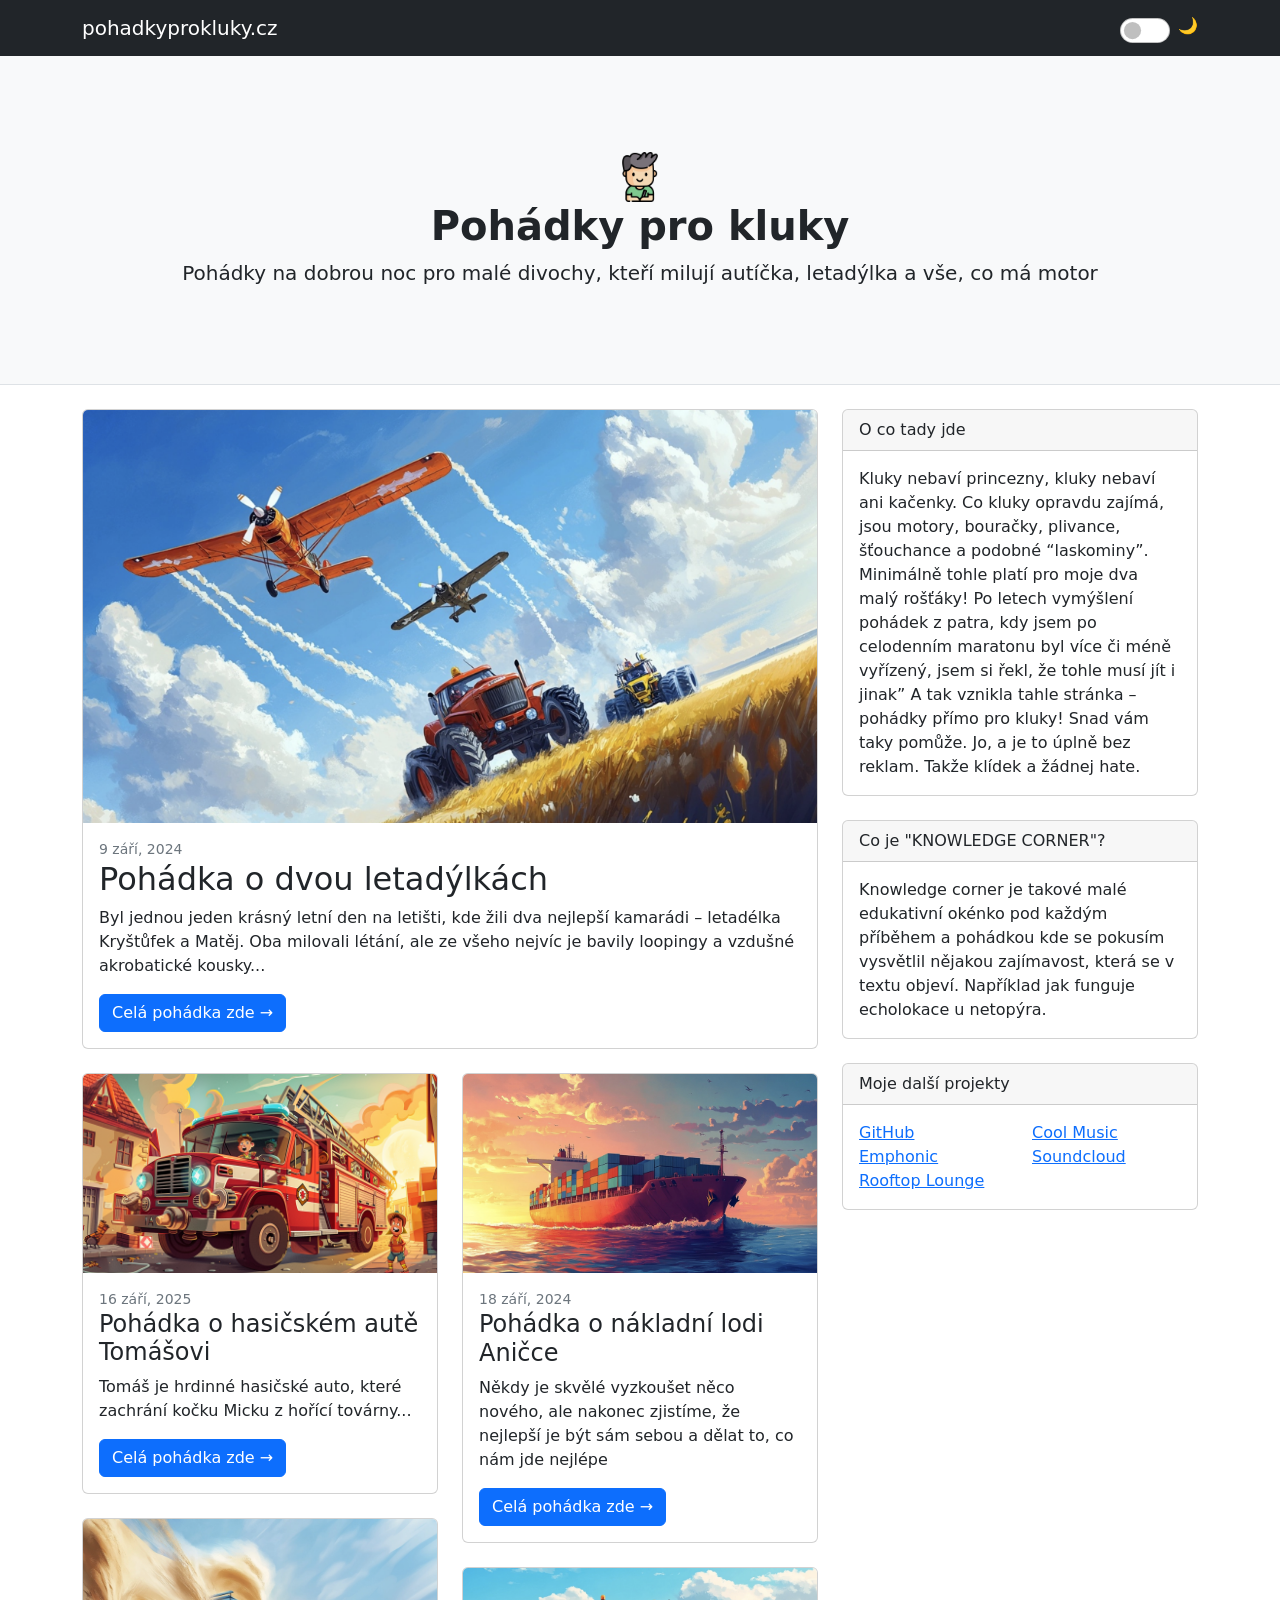
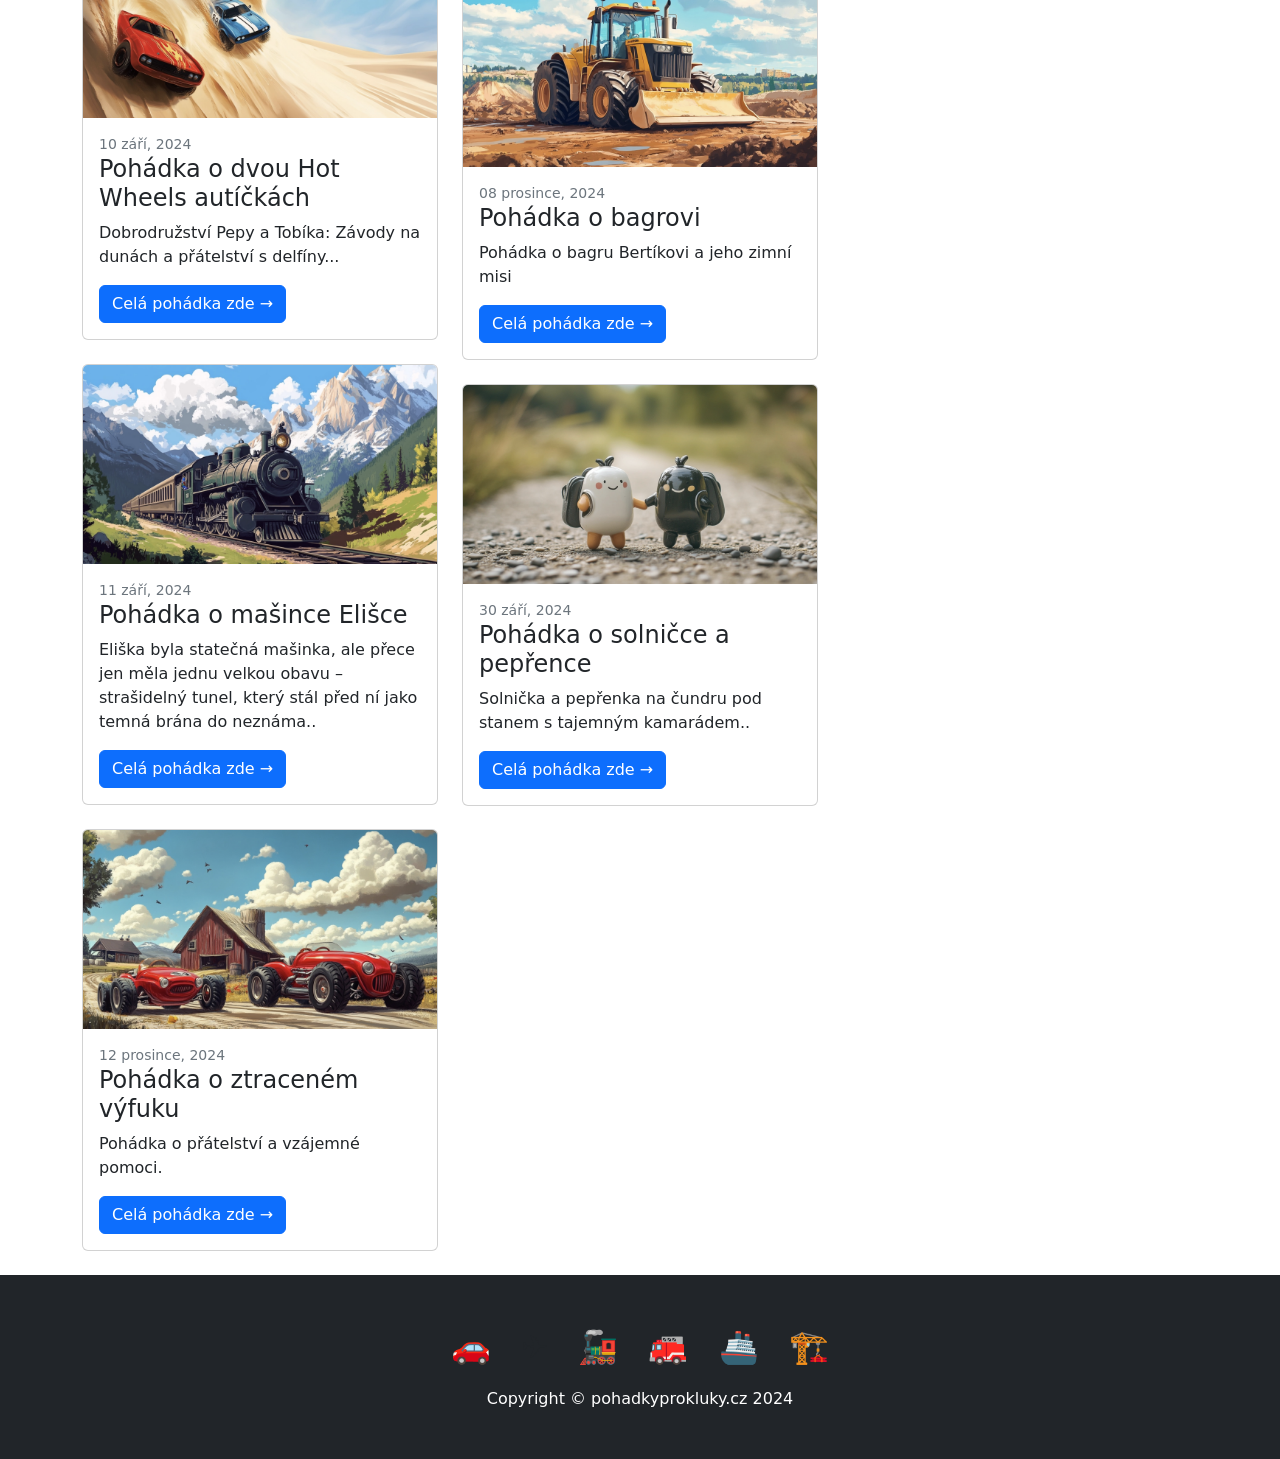
<file: index.html>
<!DOCTYPE html>
<html lang="cs-CZ">
    <head>
        <meta charset="utf-8" />
        <meta name="viewport" content="width=device-width, initial-scale=1, shrink-to-fit=no" />
        <meta name="description" content="Pohádky na dobrou noc pro kluky - autíčka, letadýlka, bagry a hasičské vozy. Bezplatné české pohádky s edukačními prvky pro děti od 3 do 10 let." />
        <meta name="keywords" content="pohádky pro kluky, pohádky na dobrou noc, české pohádky, autíčka, letadýlka, bagry, hasičské auto, free pohádky, pohádky zdarma" />
        <meta name="author" content="Roman Emphonic" />
        <meta name="robots" content="index, follow" />
        <meta name="language" content="cs-CZ" />
        <title>Pohádky pro kluky - České pohádky o autíčkách, letadýlkách a bagrech | pohadkyprokluky.cz</title>
        
        <!-- Open Graph Meta Tags -->
        <meta property="og:title" content="Pohádky pro kluky - České pohádky na dobrou noc" />
        <meta property="og:description" content="Bezplatné české pohádky pro kluky o autíčkách, letadýlkách, bagrech a dalších strojích. Ideální na dobrou noc!" />
        <meta property="og:type" content="website" />
        <meta property="og:url" content="https://pohadkyprokluky.cz/" />
        <meta property="og:image" content="https://pohadkyprokluky.cz/assets/kluk.png" />
        <meta property="og:locale" content="cs_CZ" />
        <meta property="og:site_name" content="Pohádky pro kluky" />
        
        <!-- Twitter Card Meta Tags -->
        <meta name="twitter:card" content="summary_large_image" />
        <meta name="twitter:title" content="Pohádky pro kluky - České pohádky na dobrou noc" />
        <meta name="twitter:description" content="Bezplatné české pohádky pro kluky o autíčkách, letadýlkách a bagrech" />
        <meta name="twitter:image" content="https://pohadkyprokluky.cz/assets/kluk.png" />
        <!-- Favicon-->
        <link rel="icon" type="image/x-icon" href="assets/favicon.ico" />
        <!-- Core theme CSS (includes Bootstrap)-->
        <link href="css/styles.css" rel="stylesheet" />
        <!-- Prevent flash of white on dark mode -->
        <script>
            if (localStorage.getItem('darkMode') === 'enabled') {
                document.documentElement.classList.add('dark-mode-preload');
                document.addEventListener('DOMContentLoaded', function() {
                    document.body.classList.add('dark-mode');
                    document.documentElement.classList.remove('dark-mode-preload');
                });
            }
        </script>
        <style>
            .dark-mode-preload { background-color: #2a2a2a; }
        </style>
        
        <!-- Structured Data -->
        <script type="application/ld+json">
        {
            "@context": "https://schema.org",
            "@type": "WebSite",
            "name": "Pohádky pro kluky",
            "url": "https://pohadkyprokluky.cz/",
            "description": "Bezplatné české pohádky na dobrou noc pro kluky o autíčkách, letadýlkách, bagrech a dalších strojích",
            "inLanguage": "cs-CZ",
            "author": {
                "@type": "Person",
                "name": "Roman Emphonic"
            },
            "publisher": {
                "@type": "Person",
                "name": "Roman Emphonic"
            },
            "potentialAction": {
                "@type": "SearchAction",
                "target": {
                    "@type": "EntryPoint",
                    "urlTemplate": "https://pohadkyprokluky.cz/?search={search_term_string}"
                },
                "query-input": "required name=search_term_string"
            },
            "mainEntity": {
                "@type": "ItemList",
                "name": "České pohádky pro kluky",
                "description": "Kolekce pohádek na dobrou noc o vozidlech a strojích",
                "itemListElement": [
                    {
                        "@type": "CreativeWork",
                        "name": "Pohádka o dvou letadýlkách",
                        "url": "https://pohadkyprokluky.cz/pohadka-o-dvou-letadylkach.html",
                        "description": "Příběh o dvou kamarádech letadýlkách Kryštůfkovi a Matějovi"
                    },
                    {
                        "@type": "CreativeWork", 
                        "name": "Pohádka o hasičském autě Tomášovi",
                        "url": "https://pohadkyprokluky.cz/pohadka-o-hasicskem-aute.html",
                        "description": "Hrdinný příběh hasičského auta Tomáše"
                    },
                    {
                        "@type": "CreativeWork",
                        "name": "Pohádka o dvou Hot Wheels autíčkách",
                        "url": "https://pohadkyprokluky.cz/pohadka-o-dvou-autickach.html", 
                        "description": "Dobrodružství Hot Wheels autíček Pepy a Tobíka"
                    }
                ]
            }
        }
        </script>
    </head>
    <!-- Google tag (gtag.js) -->
    <script async src="https://www.googletagmanager.com/gtag/js?id=G-P7T6HJN109"></script>
    <script>
        window.dataLayer = window.dataLayer || [];
        function gtag(){dataLayer.push(arguments);}
        gtag('js', new Date());

        gtag('config', 'G-P7T6HJN109');
    </script>
    <body>
        <!-- Responsive navbar-->
        <nav class="navbar navbar-expand-lg navbar-dark bg-dark">
            <div class="container">
                <a class="navbar-brand" href="#!">pohadkyprokluky.cz</a>
                <div class="ms-auto">
                    <div class="form-check form-switch">
                        <input class="form-check-input" type="checkbox" id="darkModeToggle" style="width: 50px; height: 25px; cursor: pointer;">
                        <label class="form-check-label text-white ms-2" for="darkModeToggle" style="cursor: pointer;">
                            <span id="darkModeIcon">🌙</span>
                        </label>
                    </div>
                </div>
            </div>
        </nav>
        <!-- Page header with logo and tagline-->
        <header class="py-5 bg-light border-bottom mb-4">
            <div class="container">
                <div class="text-center my-5">
                    <img class="img-fluid rounded" src="assets/kluk.png" style="width: 50px; height: auto;" />
                    <h1 class="fw-bolder">Pohádky pro kluky</h1>
                    <p class="lead mb-0">Pohádky na dobrou noc pro malé divochy, kteří milují autíčka, letadýlka a vše, co má motor</p>
                </div>
            </div>
        </header>
        <!-- Page content-->
        <main class="container">
            <div class="row">
                <!-- Blog entries-->
                <section class="col-lg-8" aria-label="Pohádky">
                    <!-- Featured blog post-->
                    <div class="card mb-4">
                        <a href="pohadka-o-dvou-letadylkach.html"><img class="card-img-top" src="assets/letadylka-loops.png" alt="..." /></a>
                        <div class="card-body">
                            <div class="small text-muted">9 září, 2024</div>
                            <h2 class="card-title">Pohádka o dvou letadýlkách</h2>
                            <p class="card-text">
                                Byl jednou jeden krásný letní den na letišti, kde žili dva nejlepší kamarádi – letadélka Kryštůfek a Matěj. Oba milovali létání, ale ze všeho nejvíc je bavily loopingy a vzdušné akrobatické kousky... 
                            </p>
                            <a class="btn btn-primary" href="pohadka-o-dvou-letadylkach.html">Celá pohádka zde →</a>
                        </div>
                    </div>
                    <!-- Nested row for non-featured blog posts-->
                    <div class="row">
                        <div class="col-lg-6">
                            <!-- Blog post-->
                            <div class="card mb-4">
                                <a href="pohadka-o-hasicskem-aute.html"><img class="card-img-top" src="assets/hasicske-auto-main.png" alt="Pohádka o hasičském autě Tomášovi" /></a>
                                <div class="card-body">
                                    <div class="small text-muted">16 září, 2025</div>
                                    <h2 class="card-title h4">Pohádka o hasičském autě Tomášovi</h2>
                                    <p class="card-text">Tomáš je hrdinné hasičské auto, které zachrání kočku Micku z hořící továrny...</p>
                                    <a class="btn btn-primary" href="pohadka-o-hasicskem-aute.html">Celá pohádka zde →</a>
                                </div>
                            </div>
                            <!-- Blog post-->
                            <div class="card mb-4">
                                <a href="pohadka-o-dvou-autickach.html"><img class="card-img-top" src="assets/auticka-zavod.png" alt="Pohadka o autickach, zavod, more, auticka Hot Wheels" /></a>
                                <div class="card-body">
                                    <div class="small text-muted">10 září, 2024</div>
                                    <h2 class="card-title h4">Pohádka o dvou Hot Wheels autíčkách</h2>
                                    <p class="card-text">Dobrodružství Pepy a Tobíka: Závody na dunách a přátelství s delfíny...</p>
                                    <a class="btn btn-primary" href="pohadka-o-dvou-autickach.html">Celá pohádka zde →</a>
                                </div>
                            </div>
                            <!-- Blog post-->
                            <div class="card mb-4">
                                <a href="pohadka-o-masince-elisce.html"><img class="card-img-top" src="assets/lokomotiva-alps.png" alt="Pohádka o mašince Elišce" /></a>
                                <div class="card-body">
                                    <div class="small text-muted">11 září, 2024</div>
                                    <h2 class="card-title h4">Pohádka o mašince Elišce</h2>
                                    <p class="card-text">Eliška byla statečná mašinka, ale přece jen měla jednu velkou obavu – strašidelný tunel, který stál před ní jako temná brána do neznáma..</p>
                                    <a class="btn btn-primary" href="pohadka-o-masince-elisce.html">Celá pohádka zde →</a>
                                </div>
                            </div>
                            <!-- Blog post-->
                            <div class="card mb-4">
                                <a href="pohadka-o-ztracenem-vyfuku.html"><img class="card-img-top" src="assets/auticka-vyfuk.png" alt="pohádka o ztraceném výfuku" /></a>
                                <div class="card-body">
                                    <div class="small text-muted">12 prosince, 2024</div>
                                    <h2 class="card-title h4">Pohádka o ztraceném výfuku</h2>
                                    <p class="card-text">Pohádka o přátelství a vzájemné pomoci.</p>
                                    <a class="btn btn-primary" href="pohadka-o-peprence-a-solnicce-cundr.html">Celá pohádka zde →</a>
                                </div>
                            </div>
                        </div>
                        <div class="col-lg-6">
                            <!-- Blog post-->
                            <div class="card mb-4">
                                <a href="pohadka-o-nakladni-lodi.html"><img class="card-img-top" src="assets/lod-nakladni.png" alt="Nakladni lod, pohadka" /></a>
                                <div class="card-body">
                                    <div class="small text-muted">18 září, 2024</div>
                                    <h2 class="card-title h4">Pohádka o nákladní lodi Aničce</h2>
                                    <p class="card-text">Někdy je skvělé vyzkoušet něco nového, ale nakonec zjistíme, že nejlepší je být sám sebou a dělat to, co nám jde nejlépe</p>
                                    <a class="btn btn-primary" href="pohadka-o-nakladni-lodi.html">Celá pohádka zde →</a>
                                </div>
                            </div>
                            <!-- Blog post-->
                            <div class="card mb-4">
                                <a href="pohadka-o-bagrovi.html"><img class="card-img-top" src="assets/buldozer-main.png" alt="pohadka-o-bagrovi" /></a>
                                <div class="card-body">
                                    <div class="small text-muted">08 prosince, 2024</div>
                                    <h2 class="card-title h4">Pohádka o bagrovi</h2>
                                    <p class="card-text">Pohádka o bagru Bertíkovi a jeho zimní misi</p>
                                    <a class="btn btn-primary" href="pohadka-o-bagrovi.html">Celá pohádka zde →</a>
                                </div>
                            </div>
                            <!-- Blog post-->
                            <div class="card mb-4">
                                <a href="pohadka-o-peprence-a-solnicce-cundr.html"><img class="card-img-top" src="assets/solnicky-main.png" alt="pohádka o pepřence a solničce" /></a>
                                <div class="card-body">
                                    <div class="small text-muted">30 září, 2024</div>
                                    <h2 class="card-title h4">Pohádka o solničce a pepřence</h2>
                                    <p class="card-text">Solnička a pepřenka na čundru pod stanem s tajemným kamarádem..</p>
                                    <a class="btn btn-primary" href="pohadka-o-peprence-a-solnicce-cundr.html">Celá pohádka zde →</a>
                                </div>
                            </div>
                        </div>
                    </div>
                <!-- Pagination
                    <nav aria-label="Pagination">
                        <hr class="my-0" />
                        <ul class="pagination justify-content-center my-4">
                            <li class="page-item disabled"><a class="page-link" href="#" tabindex="-1" aria-disabled="true">Newer</a></li>
                            <li class="page-item active" aria-current="page"><a class="page-link" href="#!">1</a></li>
                            <li class="page-item"><a class="page-link" href="#!">2</a></li>
                            <li class="page-item"><a class="page-link" href="#!">3</a></li>
                            <li class="page-item disabled"><a class="page-link" href="#!">...</a></li>
                            <li class="page-item"><a class="page-link" href="#!">15</a></li>
                            <li class="page-item"><a class="page-link" href="#!">Older</a></li>
                        </ul>
                    </nav>
                -->
                </section>
                <!-- Side widgets-->
                <aside class="col-lg-4" aria-label="Informace o webu">
                    <!-- Search widget-->
                    <div class="card mb-4">
                        <div class="card-header">O co tady jde</div>
                        <div class="card-body">Kluky nebaví princezny, kluky nebaví ani kačenky. Co kluky opravdu zajímá, jsou motory, bouračky, plivance, šťouchance a podobné “laskominy”. 
                            Minimálně tohle platí pro moje dva malý rošťáky! Po letech vymýšlení pohádek z patra, kdy jsem po celodenním maratonu byl více či méně vyřízený, jsem si řekl, že tohle musí jít i jinak” 
                            A tak vznikla tahle stránka – pohádky přímo pro kluky! Snad vám taky pomůže. Jo, a je to úplně bez reklam. Takže klídek a žádnej hate. 
                        </div>
                    </div>
                    <div class="card mb-4">
                        <div class="card-header">Co je "KNOWLEDGE CORNER"?</div>
                        <div class="card-body">Knowledge corner je takové malé edukativní okénko pod každým příběhem a pohádkou kde se pokusím vysvětlil nějakou zajímavost, která se v textu objeví.
                            Například jak funguje echolokace u netopýra.
                        </div>
                    </div>
                    <!-- Categories widget-->
                    <div class="card mb-4">
                        <div class="card-header">Moje další projekty</div>
                        <div class="card-body">
                            <div class="row">
                                <div class="col-sm-6">
                                    <ul class="list-unstyled mb-0">
                                        <li><a href="https://github.com/hexobandit" target="_blank">GitHub</a></li>
                                        <li><a href="http://emphonic.com" target="_blank">Emphonic</a></li>
                                        <li><a href="https://www.youtube.com/@rooftop-lounge" target="_blank">Rooftop Lounge</a></li>
                                    </ul>
                                </div>
                                <div class="col-sm-6">
                                    <ul class="list-unstyled mb-0">
                                        <li><a href="https://www.youtube.com/@MrEmphonic" target="_blank">Cool Music</a></li>
                                        <li><a href="https://soundcloud.com/emphonic" target="_blank">Soundcloud</a></li>
                                    </ul>
                                </div>
                            </div>
                        </div>
                    </div>
                    <!-- Side widget
                    <div class="card mb-4">
                        <div class="card-header">Moje další projekty</div>
                        <div class="card-body">You can put anything you want inside of these side widgets. They are easy to use, and feature the Bootstrap 5 card component!</div>
                    </div>
                    -->
                </aside>
            </div>
        </main>
        <!-- Footer-->
        <footer class="py-5 bg-dark">
            <div class="container">
                <div class="text-center">
                    <div class="footer-vehicles mb-3">
                        <span style="--delay: 0">🚗</span>
                        <span style="--delay: 1">✈️</span>
                        <span style="--delay: 2">🚂</span>
                        <span style="--delay: 3">🚒</span>
                        <span style="--delay: 4">🚢</span>
                        <span style="--delay: 5">🏗️</span>
                    </div>
                    <p class="m-0 text-center text-white">Copyright &copy; pohadkyprokluky.cz 2024</p>
                </div>
            </div>
        </footer>
        <!-- Bootstrap core JS-->
        <script src="https://cdn.jsdelivr.net/npm/bootstrap@5.2.3/dist/js/bootstrap.bundle.min.js"></script>
        <!-- Core theme JS-->
        <script src="js/scripts.js"></script>
    </body>
</html>
</file>
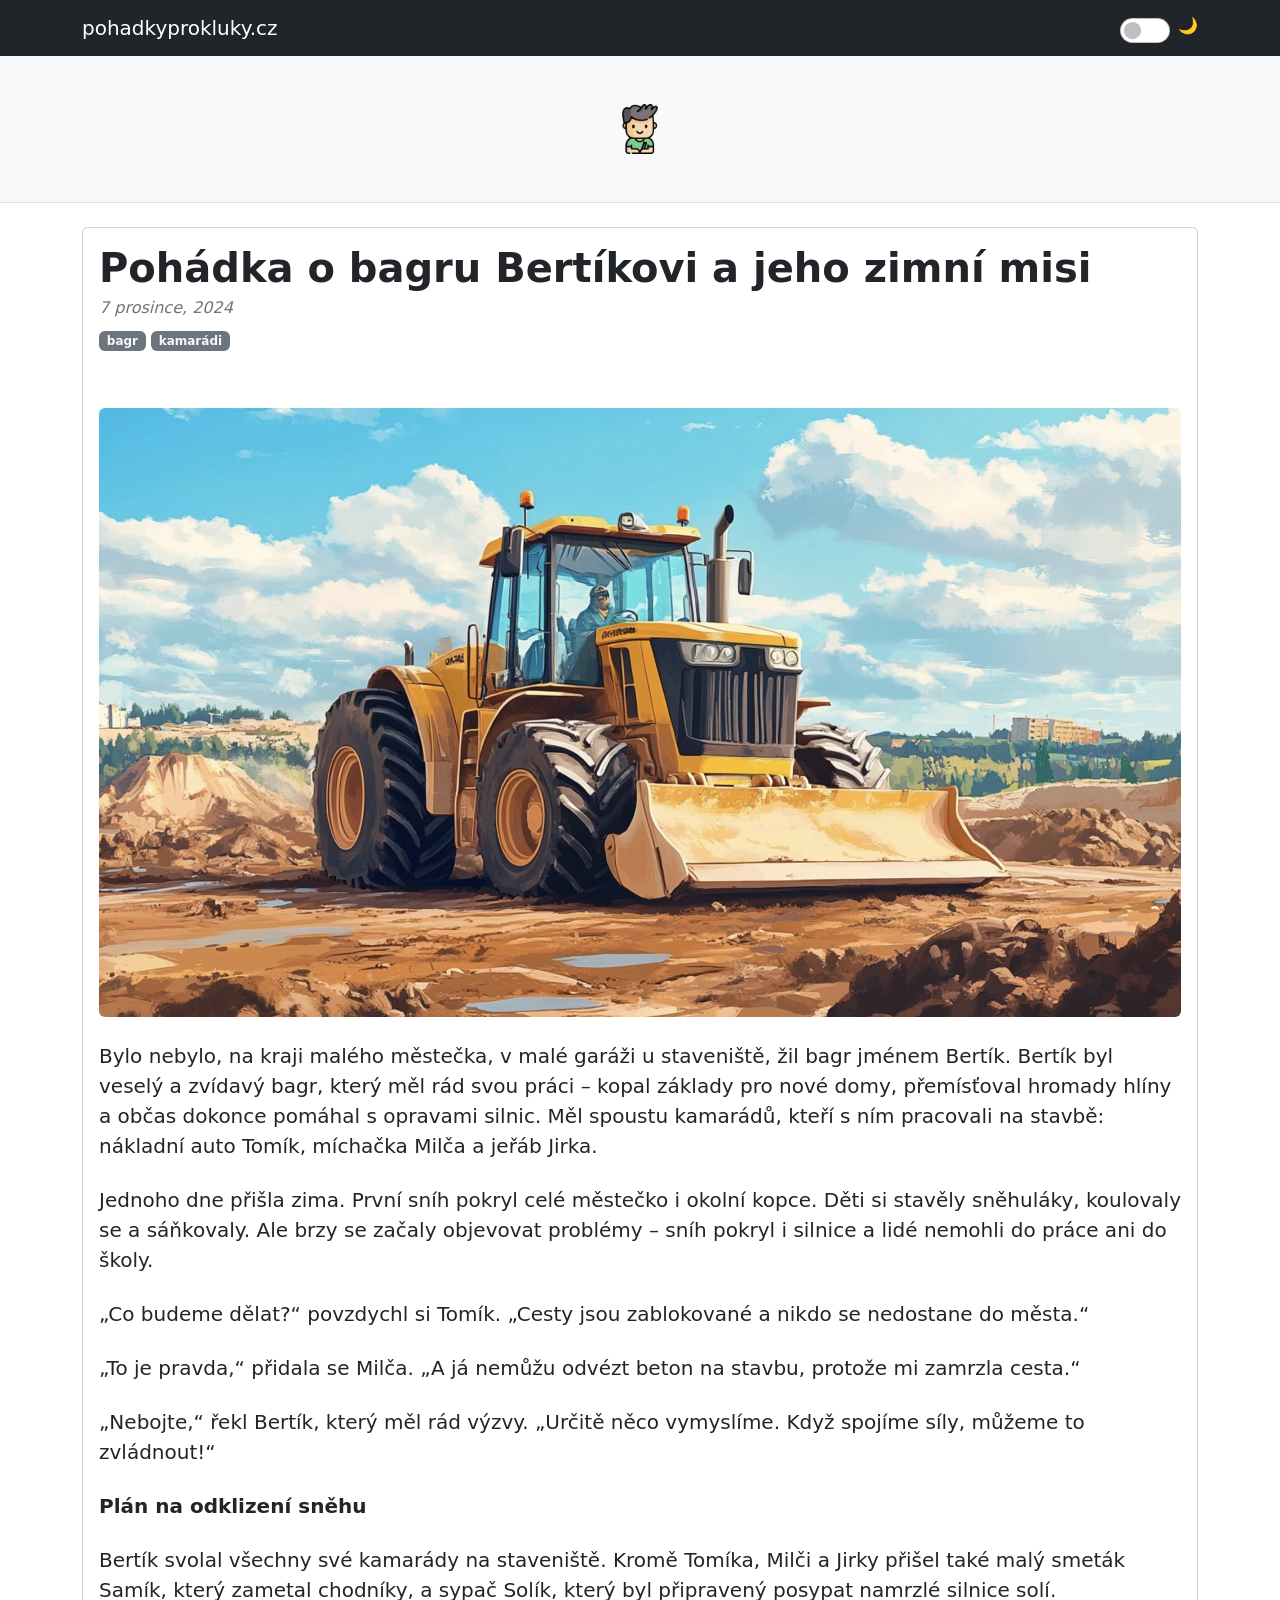
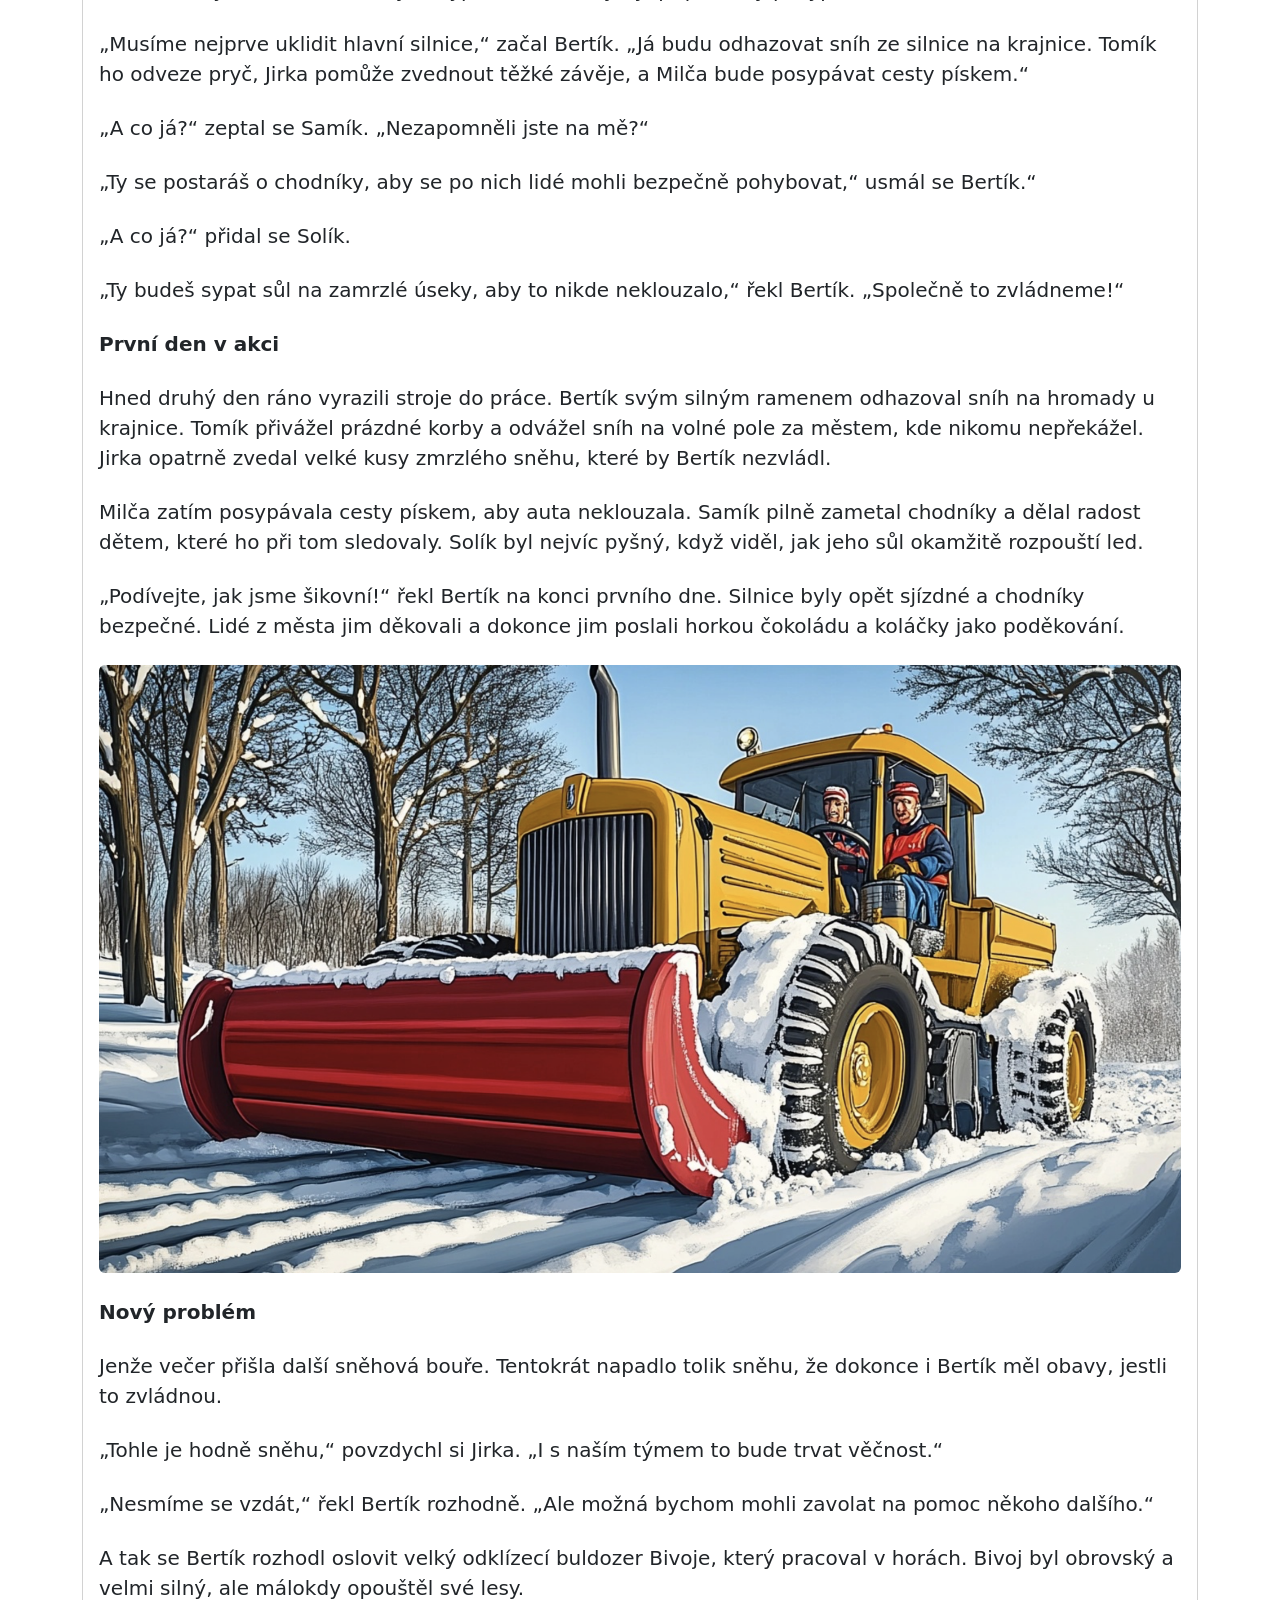
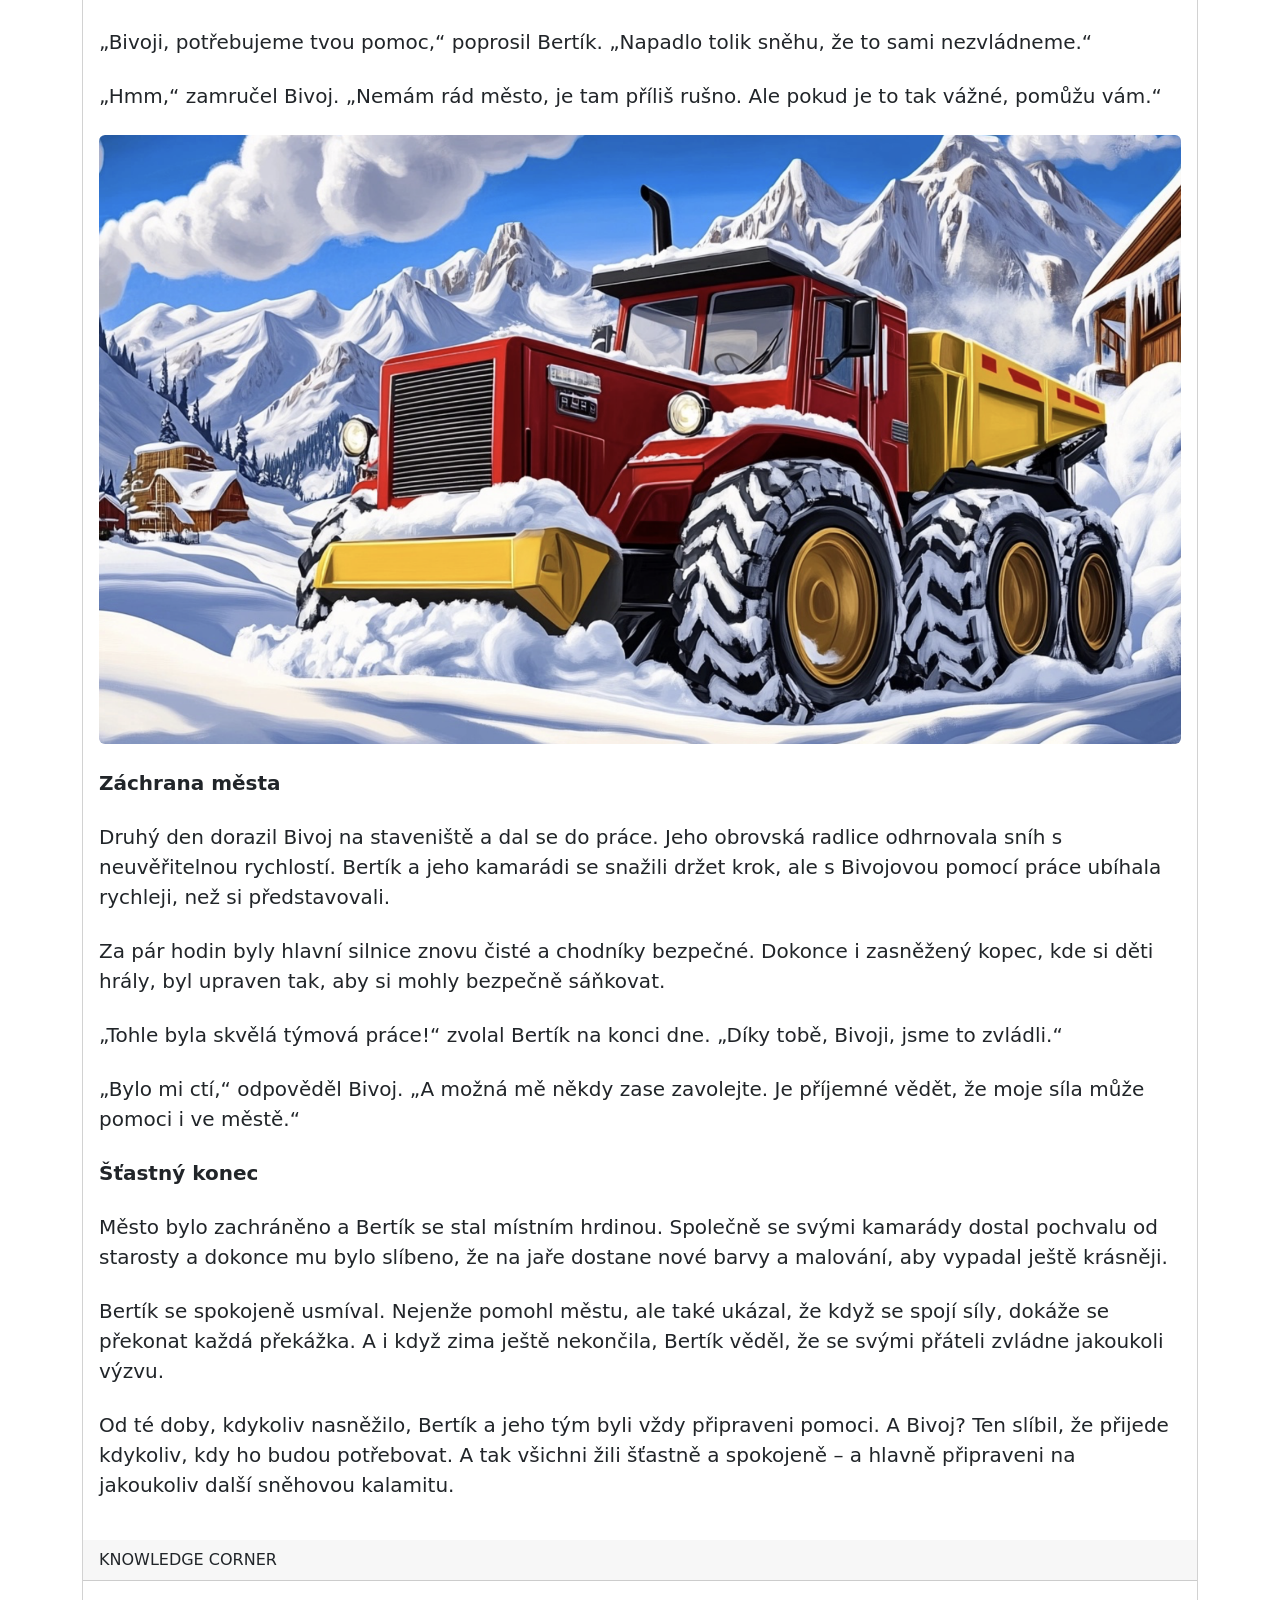
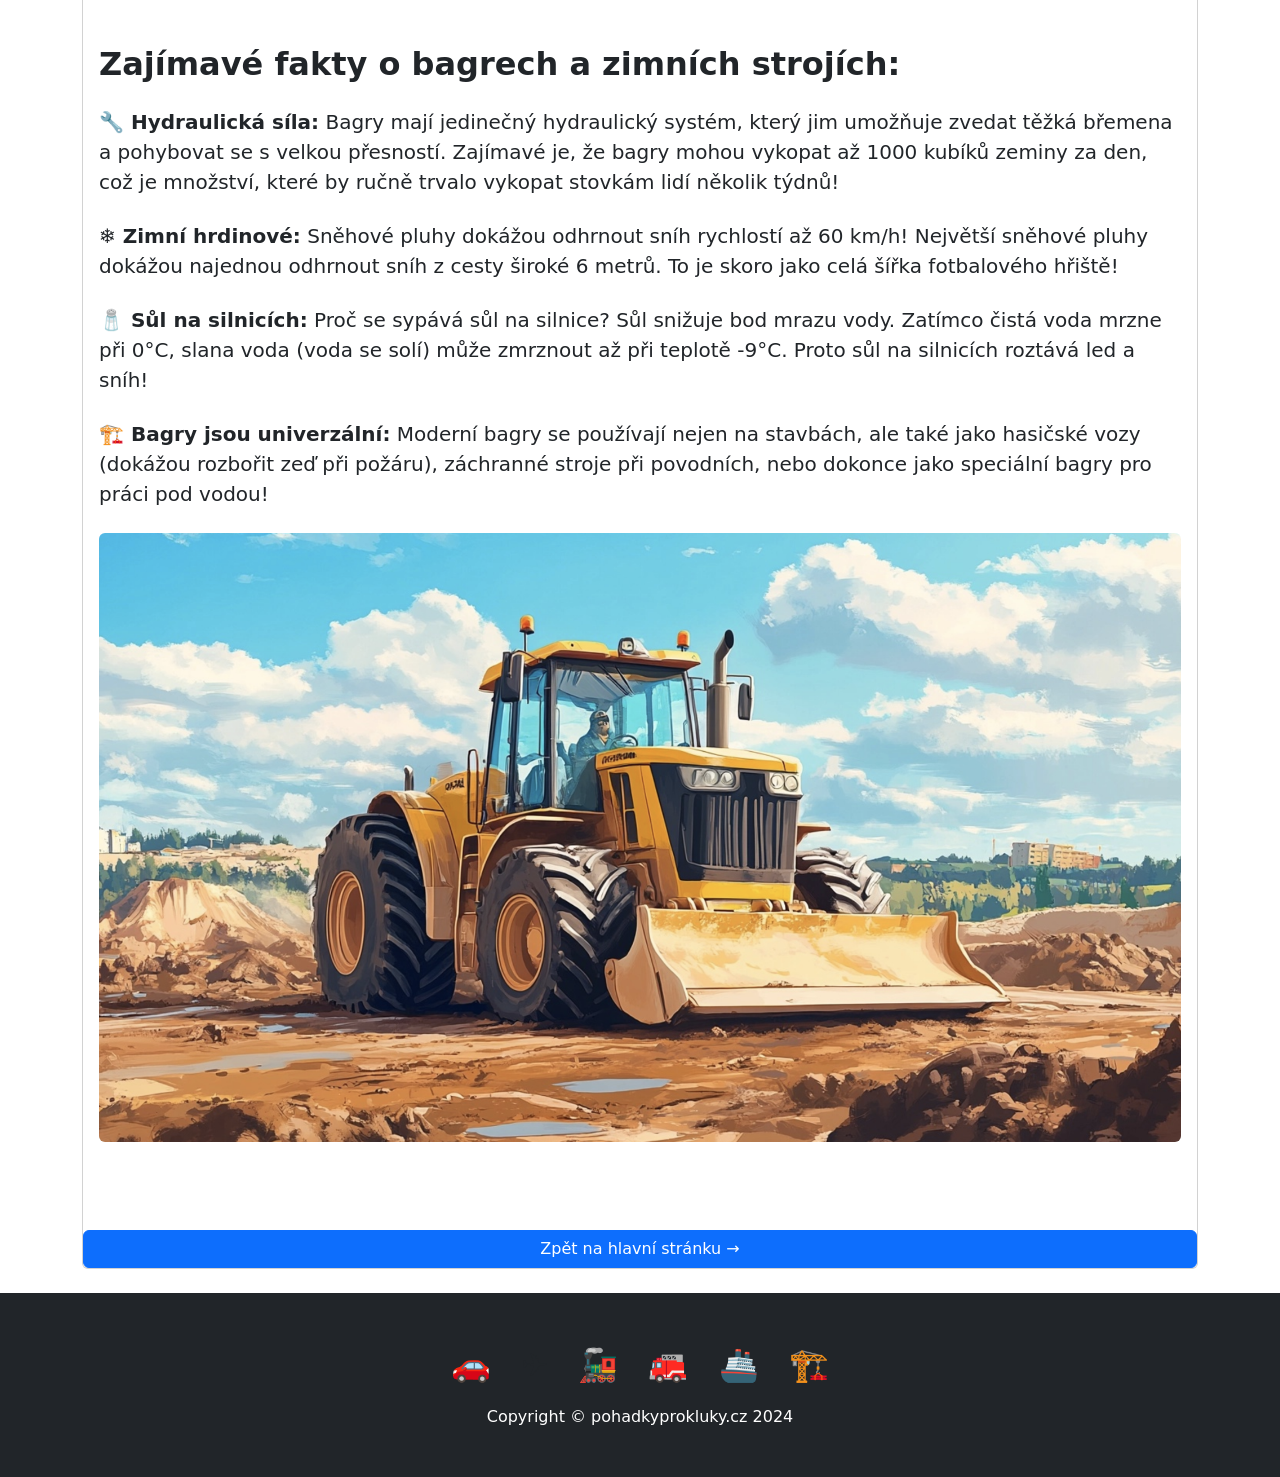
<file: pohadka-o-bagrovi.html>
<!DOCTYPE html>
<html lang="en">
    <head>
        <meta charset="utf-8" />
        <meta name="viewport" content="width=device-width, initial-scale=1, shrink-to-fit=no" />
        <meta name="description" content="Pohádky na dobrou noc, Pohádky do postele, Pohádky pro deti, Pohadky pro kluky, Pohádka o mašince Elišce" />
        <meta name="author" content="Roman Emphonic" />
        <title>Pohádka o mašince Elišce = Pohádky pro kluky</title>
        <!-- Favicon-->
        <link rel="icon" type="image/x-icon" href="assets/favicon.ico" />
        <!-- Core theme CSS (includes Bootstrap)-->
        <link href="css/styles.css" rel="stylesheet" />
        <!-- Prevent flash of white on dark mode -->
        <script>
            if (localStorage.getItem('darkMode') === 'enabled') {
                document.documentElement.classList.add('dark-mode-preload');
                document.addEventListener('DOMContentLoaded', function() {
                    document.body.classList.add('dark-mode');
                    document.documentElement.classList.remove('dark-mode-preload');
                });
            }
        </script>
        <style>
            .dark-mode-preload { background-color: #2a2a2a; }
        </style>    </head>
    <!-- Google tag (gtag.js) -->
    <script async src="https://www.googletagmanager.com/gtag/js?id=G-P7T6HJN109"></script>
    <script>
        window.dataLayer = window.dataLayer || [];
        function gtag(){dataLayer.push(arguments);}
        gtag('js', new Date());

        gtag('config', 'G-P7T6HJN109');
    </script>
    
    <!-- Prevent flash of white on dark mode -->
    <script>
        (function() {
            if (localStorage.getItem('darkMode') === 'enabled') {
                document.documentElement.classList.add('dark-mode-instant');
                if (document.readyState === 'loading') {
                    document.addEventListener('DOMContentLoaded', function() {
                        document.body.classList.add('dark-mode');
                        setTimeout(function() {
                            document.documentElement.classList.remove('dark-mode-instant');
                        }, 50);
                    });
                } else {
                    document.body.classList.add('dark-mode');
                    setTimeout(function() {
                        document.documentElement.classList.remove('dark-mode-instant');
                    }, 50);
                }
            }
        })();
    </script>
    
    <body>
        <!-- End Google Tag Manager (noscript) -->
        <!-- Responsive navbar-->
        <nav class="navbar navbar-expand-lg navbar-dark bg-dark">
            <div class="container">
                <a class="navbar-brand" href="https://pohadkyprokluky.cz/">pohadkyprokluky.cz</a>
                <div class="ms-auto">
                    <div class="form-check form-switch">
                        <input class="form-check-input" type="checkbox" id="darkModeToggle" style="width: 50px; height: 25px; cursor: pointer;">
                        <label class="form-check-label text-white ms-2" for="darkModeToggle" style="cursor: pointer;">
                            <span id="darkModeIcon">🌙</span>
                        </label>
                    </div>
                </div>
            </div>
        </nav>        <!-- Page header with logo and tagline-->
        <header class="py-5 bg-light border-bottom mb-4">
            <div class="container">
                <div class="text-center">
                    <img class="img-fluid rounded" src="assets/kluk.png" style="width: 50px; height: auto;" />
                </div>
            </div>
        </header>
        <!-- Page content-->
        <div class="container">
            <div class="row">
                <!-- Blog entries-->
                <div class="col-lg-12">
                    <!-- Featured blog post-->
                    <div class="card mb-4">
                            <!-- ARTICLE-->
                            <article>
                                <!-- Post header-->
                                <header class="mb-4">
                                    <div class="card-body">
                                        <!-- Post title-->
                                        <h1 class="fw-bolder mb-1">Pohádka o bagru Bertíkovi a jeho zimní misi</h1>
                                        <!-- Post meta content-->
                                        <div class="text-muted fst-italic mb-2">7 prosince, 2024</div>
                                        <!-- Post categories-->
                                        <a class="badge bg-secondary text-decoration-none link-light" href="#!">bagr</a>
                                        <a class="badge bg-secondary text-decoration-none link-light" href="#!">kamarádi</a>
                                    </div>
                                </header>

                                <!-- Post content-->
                                <section class="mb-5">
                                    <div class="card-body">

                                        <!-- Preview image figure-->
                                        <figure class="mb-4"><img class="img-fluid rounded" src="assets/buldozer-main.png" alt="Pohadka o bagrovi" /></figure>
                                        
                                        <p class="fs-5 mb-4">
                                            Bylo nebylo, na kraji malého městečka, v malé garáži u staveniště, žil bagr jménem Bertík. Bertík byl veselý a zvídavý bagr, který měl rád svou práci – kopal základy pro nové domy, přemísťoval hromady hlíny a občas dokonce pomáhal s opravami silnic. Měl spoustu kamarádů, kteří s ním pracovali na stavbě: nákladní auto Tomík, míchačka Milča a jeřáb Jirka.
                                        </p>

                                        <p class="fs-5 mb-4">
                                            Jednoho dne přišla zima. První sníh pokryl celé městečko i okolní kopce. Děti si stavěly sněhuláky, koulovaly se a sáňkovaly. Ale brzy se začaly objevovat problémy – sníh pokryl i silnice a lidé nemohli do práce ani do školy.
                                        </p>

                                        <p class="fs-5 mb-4">
                                            „Co budeme dělat?“ povzdychl si Tomík. „Cesty jsou zablokované a nikdo se nedostane do města.“
                                        </p>

                                        <p class="fs-5 mb-4">
                                            „To je pravda,“ přidala se Milča. „A já nemůžu odvézt beton na stavbu, protože mi zamrzla cesta.“
                                        </p>

                                        <p class="fs-5 mb-4">
                                            „Nebojte,“ řekl Bertík, který měl rád výzvy. „Určitě něco vymyslíme. Když spojíme síly, můžeme to zvládnout!“
                                        </p>

                                        <p class="fs-5 mb-4">
                                            <b>Plán na odklizení sněhu</b>
                                        </p>
                                        <p class="fs-5 mb-4">
                                            Bertík svolal všechny své kamarády na staveniště. Kromě Tomíka, Milči a Jirky přišel také malý smeták Samík, který zametal chodníky, a sypač Solík, který byl připravený posypat namrzlé silnice solí.
                                        </p>

                                        <p class="fs-5 mb-4">
                                            „Musíme nejprve uklidit hlavní silnice,“ začal Bertík. „Já budu odhazovat sníh ze silnice na krajnice. Tomík ho odveze pryč, Jirka pomůže zvednout těžké závěje, a Milča bude posypávat cesty pískem.“
                                        </p>

                                        <p class="fs-5 mb-4">
                                            „A co já?“ zeptal se Samík. „Nezapomněli jste na mě?“
                                        </p>

                                        <p class="fs-5 mb-4">
                                            „Ty se postaráš o chodníky, aby se po nich lidé mohli bezpečně pohybovat,“ usmál se Bertík.“
                                        </p>

                                        <p class="fs-5 mb-4">
                                            „A co já?“ přidal se Solík.
                                        </p>

                                        <p class="fs-5 mb-4">
                                            „Ty budeš sypat sůl na zamrzlé úseky, aby to nikde neklouzalo,“ řekl Bertík. „Společně to zvládneme!“
                                        </p>


                                        <p class="fs-5 mb-4">
                                            <b>První den v akci</b>
                                        </p>
                                        <p class="fs-5 mb-4">
                                            Hned druhý den ráno vyrazili stroje do práce. Bertík svým silným ramenem odhazoval sníh na hromady u krajnice. Tomík přivážel prázdné korby a odvážel sníh na volné pole za městem, kde nikomu nepřekážel. Jirka opatrně zvedal velké kusy zmrzlého sněhu, které by Bertík nezvládl.
                                        </p>

                                        <p class="fs-5 mb-4">
                                            Milča zatím posypávala cesty pískem, aby auta neklouzala. Samík pilně zametal chodníky a dělal radost dětem, které ho při tom sledovaly. Solík byl nejvíc pyšný, když viděl, jak jeho sůl okamžitě rozpouští led.
                                        </p>

                                        <p class="fs-5 mb-4">
                                            „Podívejte, jak jsme šikovní!“ řekl Bertík na konci prvního dne. Silnice byly opět sjízdné a chodníky bezpečné. Lidé z města jim děkovali a dokonce jim poslali horkou čokoládu a koláčky jako poděkování.
                                        </p>

                                        <figure class="mb-4"><img class="img-fluid rounded" src="assets/bagr-ve-snehu.png" alt="bagr-ve-snehu.png" /></figure>


                                        <p class="fs-5 mb-4">
                                            <b>Nový problém</b>
                                        </p>


                                        <p class="fs-5 mb-4">
                                            Jenže večer přišla další sněhová bouře. Tentokrát napadlo tolik sněhu, že dokonce i Bertík měl obavy, jestli to zvládnou.
                                        </p>

                                        <p class="fs-5 mb-4">
                                            „Tohle je hodně sněhu,“ povzdychl si Jirka. „I s naším týmem to bude trvat věčnost.“
                                        </p>

                                        <p class="fs-5 mb-4">
                                            „Nesmíme se vzdát,“ řekl Bertík rozhodně. „Ale možná bychom mohli zavolat na pomoc někoho dalšího.“
                                        </p>

                                        <p class="fs-5 mb-4">
                                            A tak se Bertík rozhodl oslovit velký odklízecí buldozer Bivoje, který pracoval v horách. Bivoj byl obrovský a velmi silný, ale málokdy opouštěl své lesy.
                                        </p>

                                        <p class="fs-5 mb-4">
                                            „Bivoji, potřebujeme tvou pomoc,“ poprosil Bertík. „Napadlo tolik sněhu, že to sami nezvládneme.“
                                        </p>

                                        <p class="fs-5 mb-4">
                                            „Hmm,“ zamručel Bivoj. „Nemám rád město, je tam příliš rušno. Ale pokud je to tak vážné, pomůžu vám.“
                                        </p>

        

                                        <figure class="mb-4"><img class="img-fluid rounded" src="assets/bagr3.png" alt="bagr3" /></figure>

                                        <p class="fs-5 mb-4">
                                            <b>Záchrana města</b>
                                        </p>


                                        <p class="fs-5 mb-4">
                                            Druhý den dorazil Bivoj na staveniště a dal se do práce. Jeho obrovská radlice odhrnovala sníh s neuvěřitelnou rychlostí. Bertík a jeho kamarádi se snažili držet krok, ale s Bivojovou pomocí práce ubíhala rychleji, než si představovali.
                                        </p>

                                        <p class="fs-5 mb-4">
                                            Za pár hodin byly hlavní silnice znovu čisté a chodníky bezpečné. Dokonce i zasněžený kopec, kde si děti hrály, byl upraven tak, aby si mohly bezpečně sáňkovat.
                                        </p>

                                        <p class="fs-5 mb-4">
                                            „Tohle byla skvělá týmová práce!“ zvolal Bertík na konci dne. „Díky tobě, Bivoji, jsme to zvládli.“
                                        </p>

                                        <p class="fs-5 mb-4">
                                            „Bylo mi ctí,“ odpověděl Bivoj. „A možná mě někdy zase zavolejte. Je příjemné vědět, že moje síla může pomoci i ve městě.“
                                        </p>

                                        <p class="fs-5 mb-4">
                                            <b>Šťastný konec</b>
                                        </p>


                                        <p class="fs-5 mb-4">
                                            Město bylo zachráněno a Bertík se stal místním hrdinou. Společně se svými kamarády dostal pochvalu od starosty a dokonce mu bylo slíbeno, že na jaře dostane nové barvy a malování, aby vypadal ještě krásněji.
                                        </p>

                                        <p class="fs-5 mb-4">
                                            Bertík se spokojeně usmíval. Nejenže pomohl městu, ale také ukázal, že když se spojí síly, dokáže se překonat každá překážka. A i když zima ještě nekončila, Bertík věděl, že se svými přáteli zvládne jakoukoli výzvu.
                                        </p>

                                        <p class="fs-5 mb-4">
                                            Od té doby, kdykoliv nasněžilo, Bertík a jeho tým byli vždy připraveni pomoci. A Bivoj? Ten slíbil, že přijede kdykoliv, kdy ho budou potřebovat. A tak všichni žili šťastně a spokojeně – a hlavně připraveni na jakoukoliv další sněhovou kalamitu.
                                        </p>
                            
                                    </div>
                                    <div class="card-header">KNOWLEDGE CORNER</div>
                                    <div class="card-body">
                                        <h2 class="fw-bolder mb-4 mt-5">Zajímavé fakty o bagrech a zimních strojích:</h2>
                                        <p class="fs-5 mb-4">
                                            <strong>🔧 Hydraulická síla:</strong> Bagry mají jedinečný hydraulický systém, který jim umožňuje zvedat těžká břemena a pohybovat se s velkou přesností. Zajímavé je, že bagry mohou vykopat až 1000 kubíků zeminy za den, což je množství, které by ručně trvalo vykopat stovkám lidí několik týdnů!
                                        </p>
                                        
                                        <p class="fs-5 mb-4">
                                            <strong>❄️ Zimní hrdinové:</strong> Sněhové pluhy dokážou odhrnout sníh rychlostí až 60 km/h! Největší sněhové pluhy dokážou najednou odhrnout sníh z cesty široké 6 metrů. To je skoro jako celá šířka fotbalového hřiště!
                                        </p>
                                        
                                        <p class="fs-5 mb-4">
                                            <strong>🧂 Sůl na silnicích:</strong> Proč se sypává sůl na silnice? Sůl snižuje bod mrazu vody. Zatímco čistá voda mrzne při 0°C, slana voda (voda se solí) může zmrznout až při teplotě -9°C. Proto sůl na silnicích roztává led a sníh!
                                        </p>
                                        
                                        <p class="fs-5 mb-4">
                                            <strong>🏗️ Bagry jsou univerzální:</strong> Moderní bagry se používají nejen na stavbách, ale také jako hasičské vozy (dokážou rozbořit zeď při požáru), záchranné stroje při povodních, nebo dokonce jako speciální bagry pro práci pod vodou!
                                        </p>
                                
                                        <figure class="mb-4"><img class="img-fluid rounded" src="assets/buldozer-main.png" alt="bagr-hydraulika" /></figure>
                                    </div>

                                </section>
                            </article>

                            <a class="btn btn-primary" href="index.html">Zpět na hlavní stránku →</a>
                        </div>
                    </div>
                </div>
        </div>
        <!-- Footer-->
        <footer class="py-5 bg-dark">
            <div class="container">
                <div class="text-center">
                    <div class="footer-vehicles mb-3">
                        <span style="--delay: 0">🚗</span>
                        <span style="--delay: 1">✈️</span>
                        <span style="--delay: 2">🚂</span>
                        <span style="--delay: 3">🚒</span>
                        <span style="--delay: 4">🚢</span>
                        <span style="--delay: 5">🏗️</span>
                    </div>
                    <p class="m-0 text-center text-white">Copyright &copy; pohadkyprokluky.cz 2024</p>
                </div>
            </div>
        </footer>        <script src="https://cdn.jsdelivr.net/npm/bootstrap@5.2.3/dist/js/bootstrap.bundle.min.js"></script>
        <!-- Core theme JS-->
        <script src="js/scripts.js"></script>
    </body>
</html>
</file>
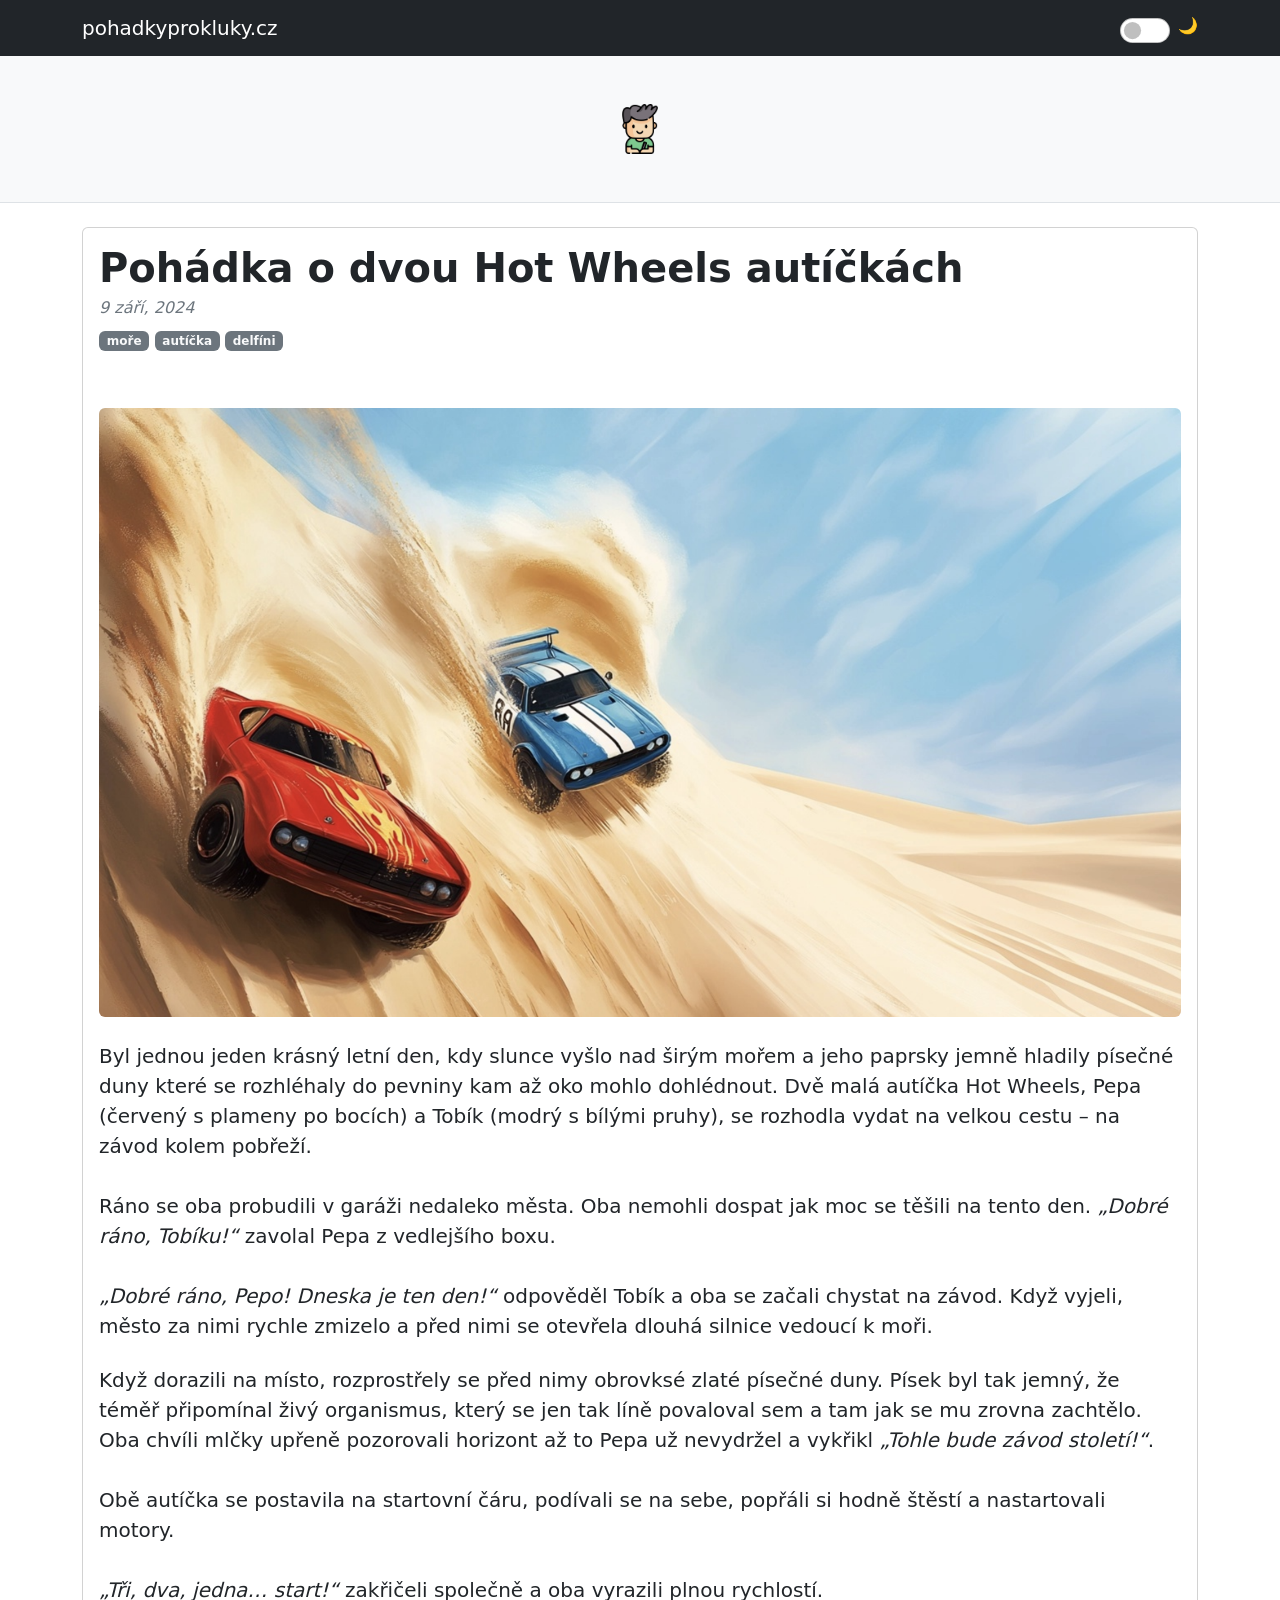
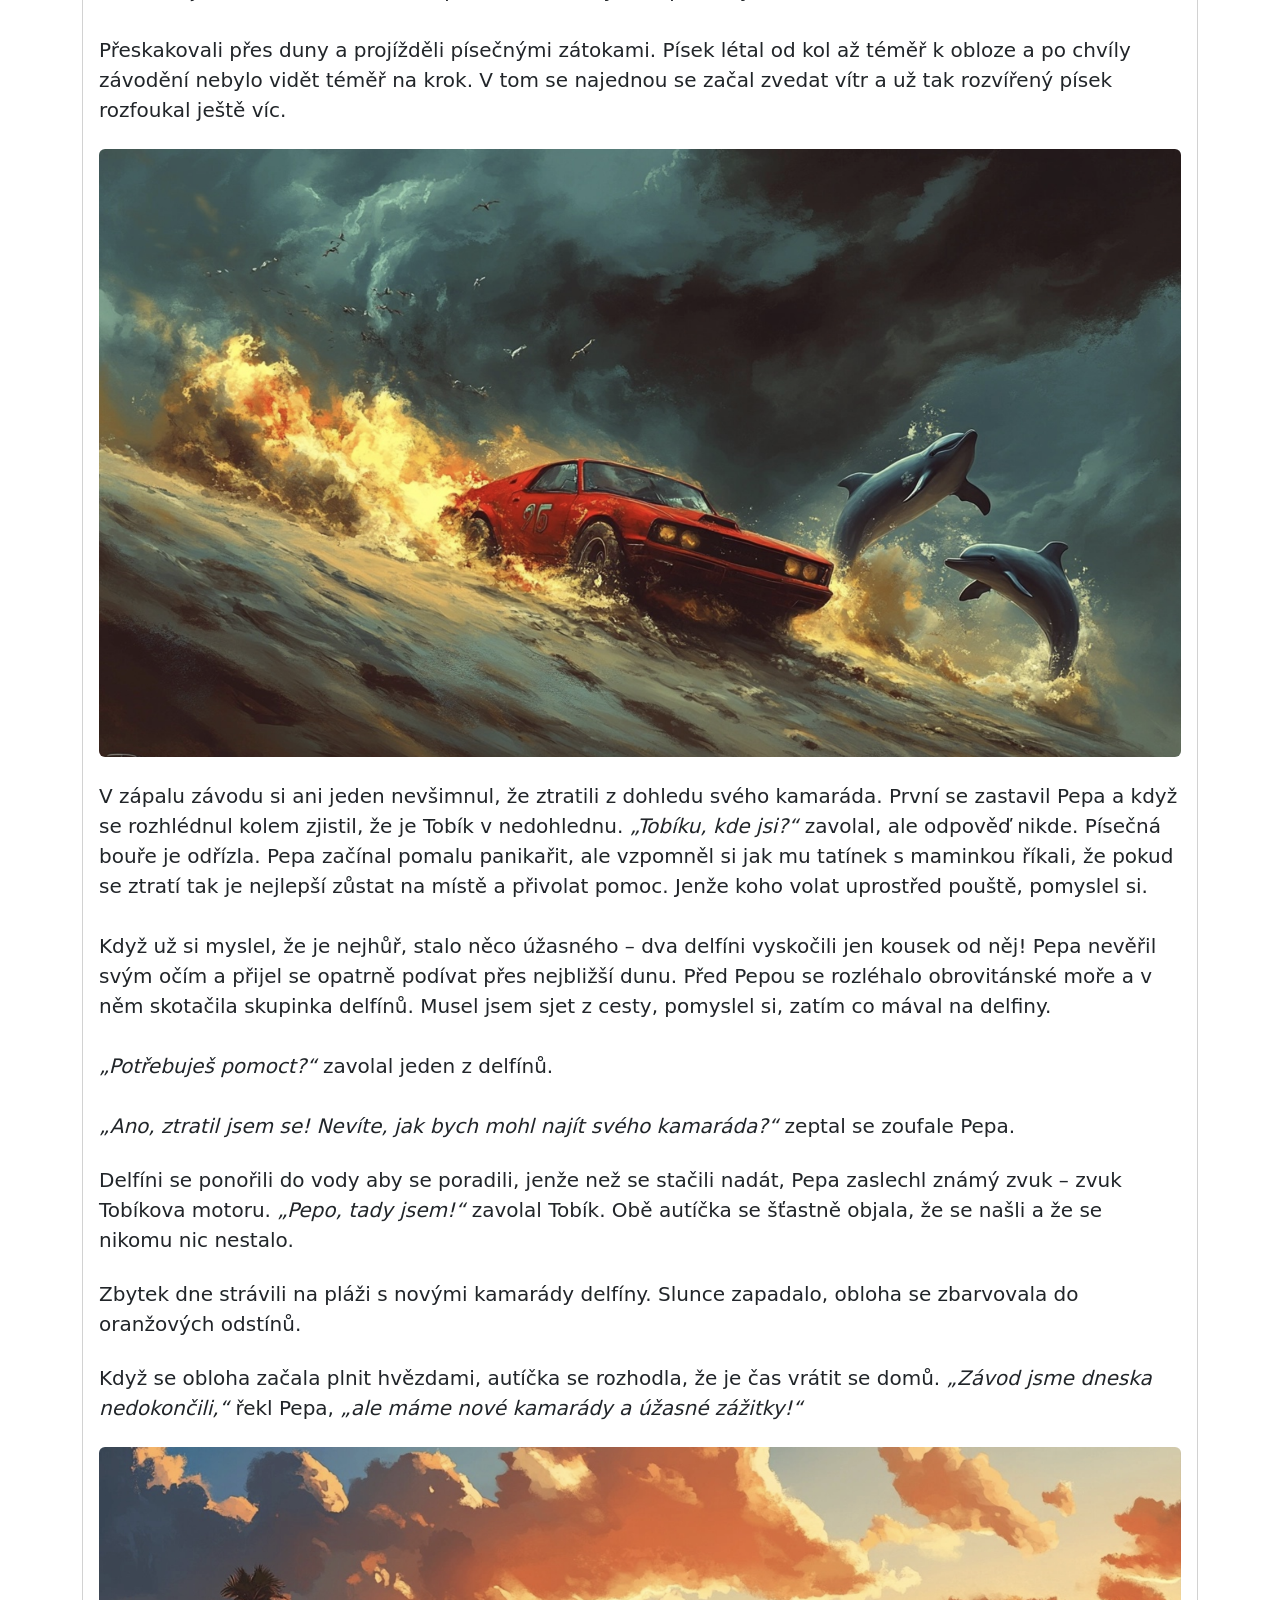
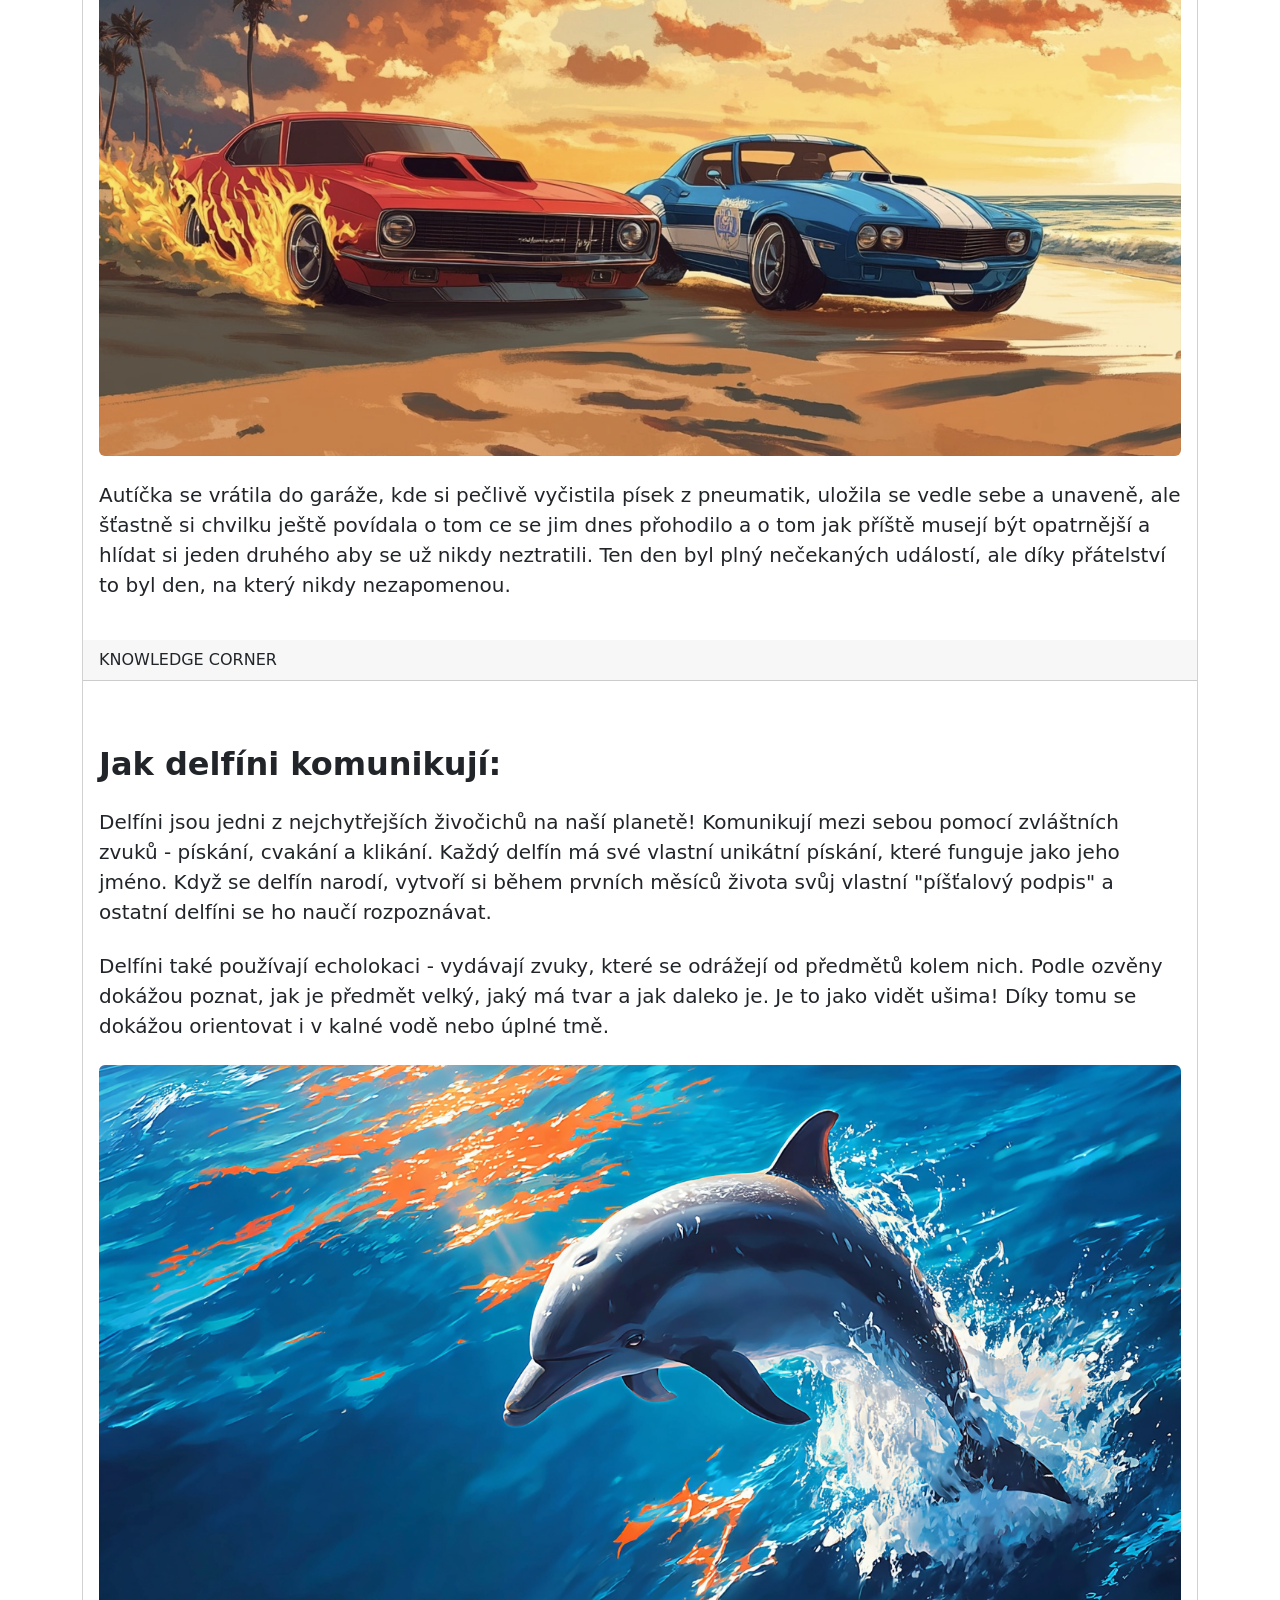
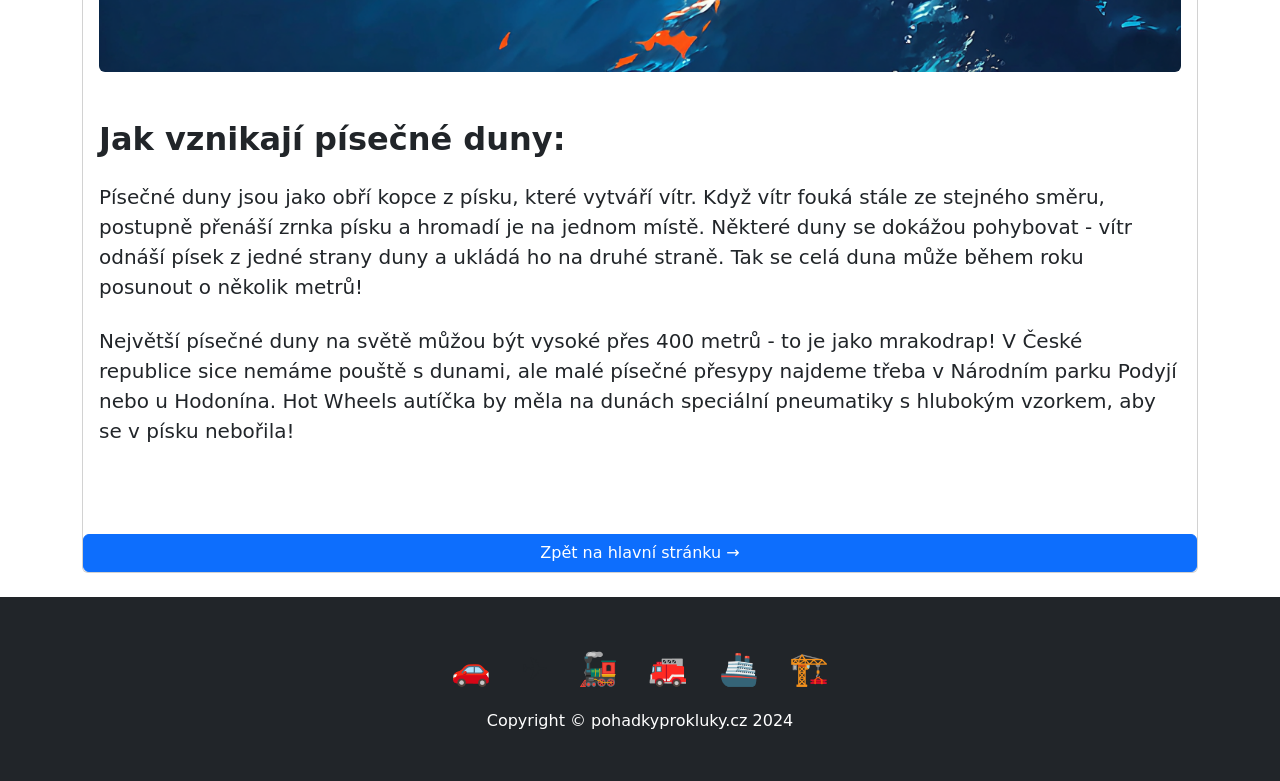
<file: pohadka-o-dvou-autickach.html>
<!DOCTYPE html>
<html lang="cs-CZ">
    <head>
        <meta charset="utf-8" />
        <meta name="viewport" content="width=device-width, initial-scale=1, shrink-to-fit=no" />
        <meta name="description" content="Pohádka o dvou Hot Wheels autíčkách Pepovi a Tobíkovi - dobrodružství na písečných dunách s delfíny. Český příběh na dobrou noc o přátelství a vzájemné pomoci." />
        <meta name="keywords" content="pohádka hot wheels, autíčka, duny, delfíni, pohádky na dobrou noc, české pohádky pro kluky, přátelství, dobrodružství" />
        <meta name="author" content="Roman Emphonic" />
        <meta name="robots" content="index, follow" />
        <meta name="language" content="cs-CZ" />
        <title>Pohádka o dvou Hot Wheels autíčkách - Pepa a Tobík | Pohádky pro kluky</title>
        
        <!-- Open Graph Meta Tags -->
        <meta property="og:title" content="Pohádka o dvou Hot Wheels autíčkách - Pepa a Tobík" />
        <meta property="og:description" content="Dobrodružství Hot Wheels autíček na písečných dunách s novými kamarády delfíny" />
        <meta property="og:type" content="article" />
        <meta property="og:url" content="https://pohadkyprokluky.cz/pohadka-o-dvou-autickach.html" />
        <meta property="og:image" content="https://pohadkyprokluky.cz/assets/auticka-zavod.png" />
        <meta property="og:locale" content="cs_CZ" />
        <meta property="og:site_name" content="Pohádky pro kluky" />
        <meta property="article:author" content="Roman Emphonic" />
        <meta property="article:published_time" content="2024-09-10" />
        <meta property="article:section" content="Pohádky" />
        <meta property="article:tag" content="hot wheels" />
        <meta property="article:tag" content="autíčka" />
        <meta property="article:tag" content="delfíni" />
        
        <!-- Twitter Card Meta Tags -->
        <meta name="twitter:card" content="summary_large_image" />
        <meta name="twitter:title" content="Pohádka o dvou Hot Wheels autíčkách - Pepa a Tobík" />
        <meta name="twitter:description" content="Dobrodružství Hot Wheels autíček na písečných dunách" />
        <meta name="twitter:image" content="https://pohadkyprokluky.cz/assets/auticka-zavod.png" />
        <!-- Favicon-->
        <link rel="icon" type="image/x-icon" href="assets/favicon.ico" />
        <!-- Core theme CSS (includes Bootstrap)-->
        <link href="css/styles.css" rel="stylesheet" />
        <!-- Prevent flash of white on dark mode -->
        <script>
            (function() {
                if (localStorage.getItem('darkMode') === 'enabled') {
                    document.documentElement.classList.add('dark-mode-instant');
                    // Apply body dark mode immediately when DOM loads
                    if (document.readyState === 'loading') {
                        document.addEventListener('DOMContentLoaded', function() {
                            document.body.classList.add('dark-mode');
                            // Remove instant class after a short delay to allow transitions
                            setTimeout(function() {
                                document.documentElement.classList.remove('dark-mode-instant');
                            }, 50);
                        });
                    } else {
                        document.body.classList.add('dark-mode');
                        setTimeout(function() {
                            document.documentElement.classList.remove('dark-mode-instant');
                        }, 50);
                    }
                }
            })();
        </script>
        
        <!-- Structured Data -->
        <script type="application/ld+json">
        {
            "@context": "https://schema.org",
            "@type": "Article",
            "headline": "Pohádka o dvou Hot Wheels autíčkách - Pepa a Tobík",
            "description": "Dobrodružství Hot Wheels autíček na písečných dunách s novými kamarády delfíny",
            "image": "https://pohadkyprokluky.cz/assets/auticka-zavod.png",
            "author": {
                "@type": "Person",
                "name": "Roman Emphonic"
            },
            "publisher": {
                "@type": "Person",
                "name": "Roman Emphonic"
            },
            "datePublished": "2024-09-10",
            "dateModified": "2024-09-10",
            "mainEntityOfPage": {
                "@type": "WebPage",
                "@id": "https://pohadkyprokluky.cz/pohadka-o-dvou-autickach.html"
            },
            "genre": "Dětská pohádka",
            "inLanguage": "cs-CZ",
            "keywords": "pohádka, hot wheels, autíčka, duny, delfíni, přátelství",
            "about": [
                {
                    "@type": "Thing",
                    "name": "Hot Wheels autíčka",
                    "description": "Příběh o závodních autíčkách a jejich dobrodružstvích"
                },
                {
                    "@type": "Thing", 
                    "name": "Delfíni",
                    "description": "Setkání s mořskými savci a jejich komunikace"
                }
            ],
            "audience": {
                "@type": "Audience",
                "audienceType": "Děti 3-10 let"
            }
        }
        </script>
    </head>
    <!-- Google tag (gtag.js) -->
    <script async src="https://www.googletagmanager.com/gtag/js?id=G-P7T6HJN109"></script>
    <script>
        window.dataLayer = window.dataLayer || [];
        function gtag(){dataLayer.push(arguments);}
        gtag('js', new Date());

        gtag('config', 'G-P7T6HJN109');
    </script>
    <body>
        <!-- Responsive navbar-->
        <nav class="navbar navbar-expand-lg navbar-dark bg-dark">
            <div class="container">
                <a class="navbar-brand" href="https://pohadkyprokluky.cz/">pohadkyprokluky.cz</a>
                <div class="ms-auto">
                    <div class="form-check form-switch">
                        <input class="form-check-input" type="checkbox" id="darkModeToggle" style="width: 50px; height: 25px; cursor: pointer;">
                        <label class="form-check-label text-white ms-2" for="darkModeToggle" style="cursor: pointer;">
                            <span id="darkModeIcon">🌙</span>
                        </label>
                    </div>
                </div>
            </div>
        </nav>
        <!-- Page header with logo and tagline-->
        <header class="py-5 bg-light border-bottom mb-4">
            <div class="container">
                <div class="text-center">
                    <img class="img-fluid rounded" src="assets/kluk.png" style="width: 50px; height: auto;" />
                </div>
            </div>
        </header>
        <!-- Page content-->
        <div class="container">
            <div class="row">
                <!-- Blog entries-->
                <div class="col-lg-12">
                    <!-- Featured blog post-->
                    <div class="card mb-4">
                            <!-- ARTICLE-->
                            <article>
                                <!-- Post header-->
                                <header class="mb-4">
                                    <div class="card-body">
                                        <!-- Post title-->
                                        <h1 class="fw-bolder mb-1">Pohádka o dvou Hot Wheels autíčkách</h1>
                                        <!-- Post meta content-->
                                        <div class="text-muted fst-italic mb-2">9 září, 2024</div>
                                        <!-- Post categories-->
                                        <a class="badge bg-secondary text-decoration-none link-light" href="#!">moře</a>
                                        <a class="badge bg-secondary text-decoration-none link-light" href="#!">autíčka</a>
                                        <a class="badge bg-secondary text-decoration-none link-light" href="#!">delfíni</a>
                                    </div>
                                </header>

                                <!-- Post content-->
                                <section class="mb-5">
                                    <div class="card-body">

                                        <!-- Preview image figure-->
                                        <figure class="mb-4"><img class="img-fluid rounded" src="assets/auticka-zavod.png" alt="auticka Hotwheels zavod" /></figure>

                                        <p class="fs-5 mb-4">
                                            Byl jednou jeden krásný letní den, kdy slunce vyšlo nad širým mořem a jeho paprsky jemně hladily písečné duny které se rozhléhaly do pevniny kam až oko mohlo dohlédnout. 
                                            Dvě malá autíčka Hot Wheels, Pepa (červený s plameny po bocích) a Tobík (modrý s bílými pruhy), se rozhodla vydat na velkou cestu – na závod kolem pobřeží.
                                            </br></br>
                                            Ráno se oba probudili v garáži nedaleko města. Oba nemohli dospat jak moc se těšili na tento den. <i>„Dobré ráno, Tobíku!“</i> zavolal Pepa z vedlejšího boxu.
                                            </br></br>
                                            <i>„Dobré ráno, Pepo! Dneska je ten den!“</i> odpověděl Tobík a oba se začali chystat na závod. Když vyjeli, město za nimi rychle zmizelo a před nimi se otevřela dlouhá silnice vedoucí k moři.
                                        </p>
                                        

                                        <p class="fs-5 mb-4">
                                            Když dorazili na místo, rozprostřely se před nimy obrovksé zlaté písečné duny. Písek byl tak jemný, že téměř připomínal živý organismus,
                                            který se jen tak líně povaloval sem a tam jak se mu zrovna zachtělo. Oba chvíli mlčky upřeně pozorovali horizont až to Pepa už nevydržel a vykřikl <i>„Tohle bude závod století!“</i>.
                                            </br></br>
                                            Obě autíčka se postavila na startovní čáru, podívali se na sebe, popřáli si hodně štěstí a nastartovali motory. 
                                            </br></br>
                                            <i>„Tři, dva, jedna… start!“</i> zakřičeli společně a oba vyrazili plnou rychlostí.
                                            </br></br>
                                            Přeskakovali přes duny a projížděli písečnými zátokami. Písek létal od kol až téměř k obloze a po chvíly závodění nebylo vidět téměř na krok.
                                            V tom se najednou se začal zvedat vítr a už tak rozvířený písek rozfoukal ještě víc.
                                        </p>
                                        
                                        <figure class="mb-4"><img class="img-fluid rounded" src="assets/auticka-problem.png" alt="..." /></figure>
    
                                        <p class="fs-5 mb-4">
                                            V zápalu závodu si ani jeden nevšimnul, že ztratili z dohledu svého kamaráda. První se zastavil Pepa a když se rozhlédnul kolem
                                            zjistil, že je Tobík v nedohlednu.
                                            <i>„Tobíku, kde jsi?“</i> zavolal, ale odpověď nikde. Písečná bouře je odřízla. Pepa začínal pomalu panikařit, ale vzpomněl si 
                                            jak mu tatínek s maminkou říkali, že pokud se ztratí tak je nejlepší zůstat na místě a přivolat pomoc. Jenže koho volat uprostřed pouště, pomyslel si.
                                            </br></br>
                                            Když už si myslel, že je nejhůř, stalo něco úžasného – dva delfíni vyskočili jen kousek od něj! Pepa nevěřil svým očím a přijel se opatrně podívat 
                                            přes nejbližší dunu. Před Pepou se rozléhalo obrovitánské moře a v něm skotačila skupinka delfínů. Musel jsem sjet z cesty, pomyslel si, zatím co mával na delfiny.
                                            </br></br>
                                            <i>„Potřebuješ pomoct?“</i> zavolal jeden z delfínů. 
                                            </br></br>
                                            <i>„Ano, ztratil jsem se! Nevíte, jak bych mohl najít svého kamaráda?“</i> zeptal se zoufale Pepa.
                                        </p>
                                        
                                        <p class="fs-5 mb-4">
                                            Delfíni se ponořili do vody aby se poradili, jenže než se stačili nadát, Pepa zaslechl známý zvuk – zvuk Tobíkova motoru. 
                                            <i>„Pepo, tady jsem!“</i> zavolal Tobík. Obě autíčka se šťastně objala, že se našli a že se nikomu nic nestalo.
                                        </p>
                                        
                                        
                                        <p class="fs-5 mb-4">
                                            Zbytek dne strávili na pláži s novými kamarády delfíny. Slunce zapadalo, obloha se zbarvovala do oranžových odstínů. 
                                        </p>
                                        
                                        <p class="fs-5 mb-4">
                                            Když se obloha začala plnit hvězdami, autíčka se rozhodla, že je čas vrátit se domů. <i>„Závod jsme dneska nedokončili,“</i> řekl Pepa, 
                                            <i>„ale máme nové kamarády a úžasné zážitky!“</i>
                                        </p>
                                        
                                        <figure class="mb-4"><img class="img-fluid rounded" src="assets/auticka-night.png" alt="..." /></figure>
                                        
                                        <p class="fs-5 mb-4">
                                            Autíčka se vrátila do garáže, kde si pečlivě vyčistila písek z pneumatik, uložila se vedle sebe a unaveně, ale šťastně si chvilku ještě povídala
                                            o tom ce se jim dnes přohodilo a o tom jak příště musejí být opatrnější a hlídat si jeden druhého aby se už nikdy neztratili.  
                                            Ten den byl plný nečekaných událostí, ale díky přátelství to byl den, na který nikdy nezapomenou.
                                        </p>
                                    </div>
                                    
                                    <div class="card-header">KNOWLEDGE CORNER</div>
                                    <div class="card-body">
                                        <h2 class="fw-bolder mb-4 mt-5">Jak delfíni komunikují:</h2>
                                        <p class="fs-5 mb-4">
                                            Delfíni jsou jedni z nejchytřejších živočichů na naší planetě! Komunikují mezi sebou pomocí zvláštních zvuků - pískání, cvakání a klikání. Každý delfín má své vlastní unikátní pískání, které funguje jako jeho jméno. Když se delfín narodí, vytvoří si během prvních měsíců života svůj vlastní "píšťalový podpis" a ostatní delfíni se ho naučí rozpoznávat.
                                        </p>
                                        <p class="fs-5 mb-4">
                                            Delfíni také používají echolokaci - vydávají zvuky, které se odrážejí od předmětů kolem nich. Podle ozvěny dokážou poznat, jak je předmět velký, jaký má tvar a jak daleko je. Je to jako vidět ušima! Díky tomu se dokážou orientovat i v kalné vodě nebo úplné tmě.
                                        </p>

                                        <figure class="mb-4"><img class="img-fluid rounded" src="assets/auticka-delfin.png" alt="..." /></figure>

                                        <h2 class="fw-bolder mb-4 mt-5">Jak vznikají písečné duny:</h2>
                                        <p class="fs-5 mb-4">
                                            Písečné duny jsou jako obří kopce z písku, které vytváří vítr. Když vítr fouká stále ze stejného směru, postupně přenáší zrnka písku a hromadí je na jednom místě. Některé duny se dokážou pohybovat - vítr odnáší písek z jedné strany duny a ukládá ho na druhé straně. Tak se celá duna může během roku posunout o několik metrů!
                                        </p>
                                        <p class="fs-5 mb-4">
                                            Největší písečné duny na světě můžou být vysoké přes 400 metrů - to je jako mrakodrap! V České republice sice nemáme pouště s dunami, ale malé písečné přesypy najdeme třeba v Národním parku Podyjí nebo u Hodonína. Hot Wheels autíčka by měla na dunách speciální pneumatiky s hlubokým vzorkem, aby se v písku nebořila!
                                        </p>
                                    </div>
                                    
                                </section>
                            </article>

                            <a class="btn btn-primary" href="index.html">Zpět na hlavní stránku →</a>
                        </div>
                    </div>
                </div>
        </div>
        <!-- Footer-->
        <footer class="py-5 bg-dark">
            <div class="container">
                <div class="text-center">
                    <div class="footer-vehicles mb-3">
                        <span style="--delay: 0">🚗</span>
                        <span style="--delay: 1">✈️</span>
                        <span style="--delay: 2">🚂</span>
                        <span style="--delay: 3">🚒</span>
                        <span style="--delay: 4">🚢</span>
                        <span style="--delay: 5">🏗️</span>
                    </div>
                    <p class="m-0 text-center text-white">Copyright &copy; pohadkyprokluky.cz 2024</p>
                </div>
            </div>
        </footer>        <script src="https://cdn.jsdelivr.net/npm/bootstrap@5.2.3/dist/js/bootstrap.bundle.min.js"></script>
        <!-- Core theme JS-->
        <script src="js/scripts.js"></script>
    </body>
</html>
</file>
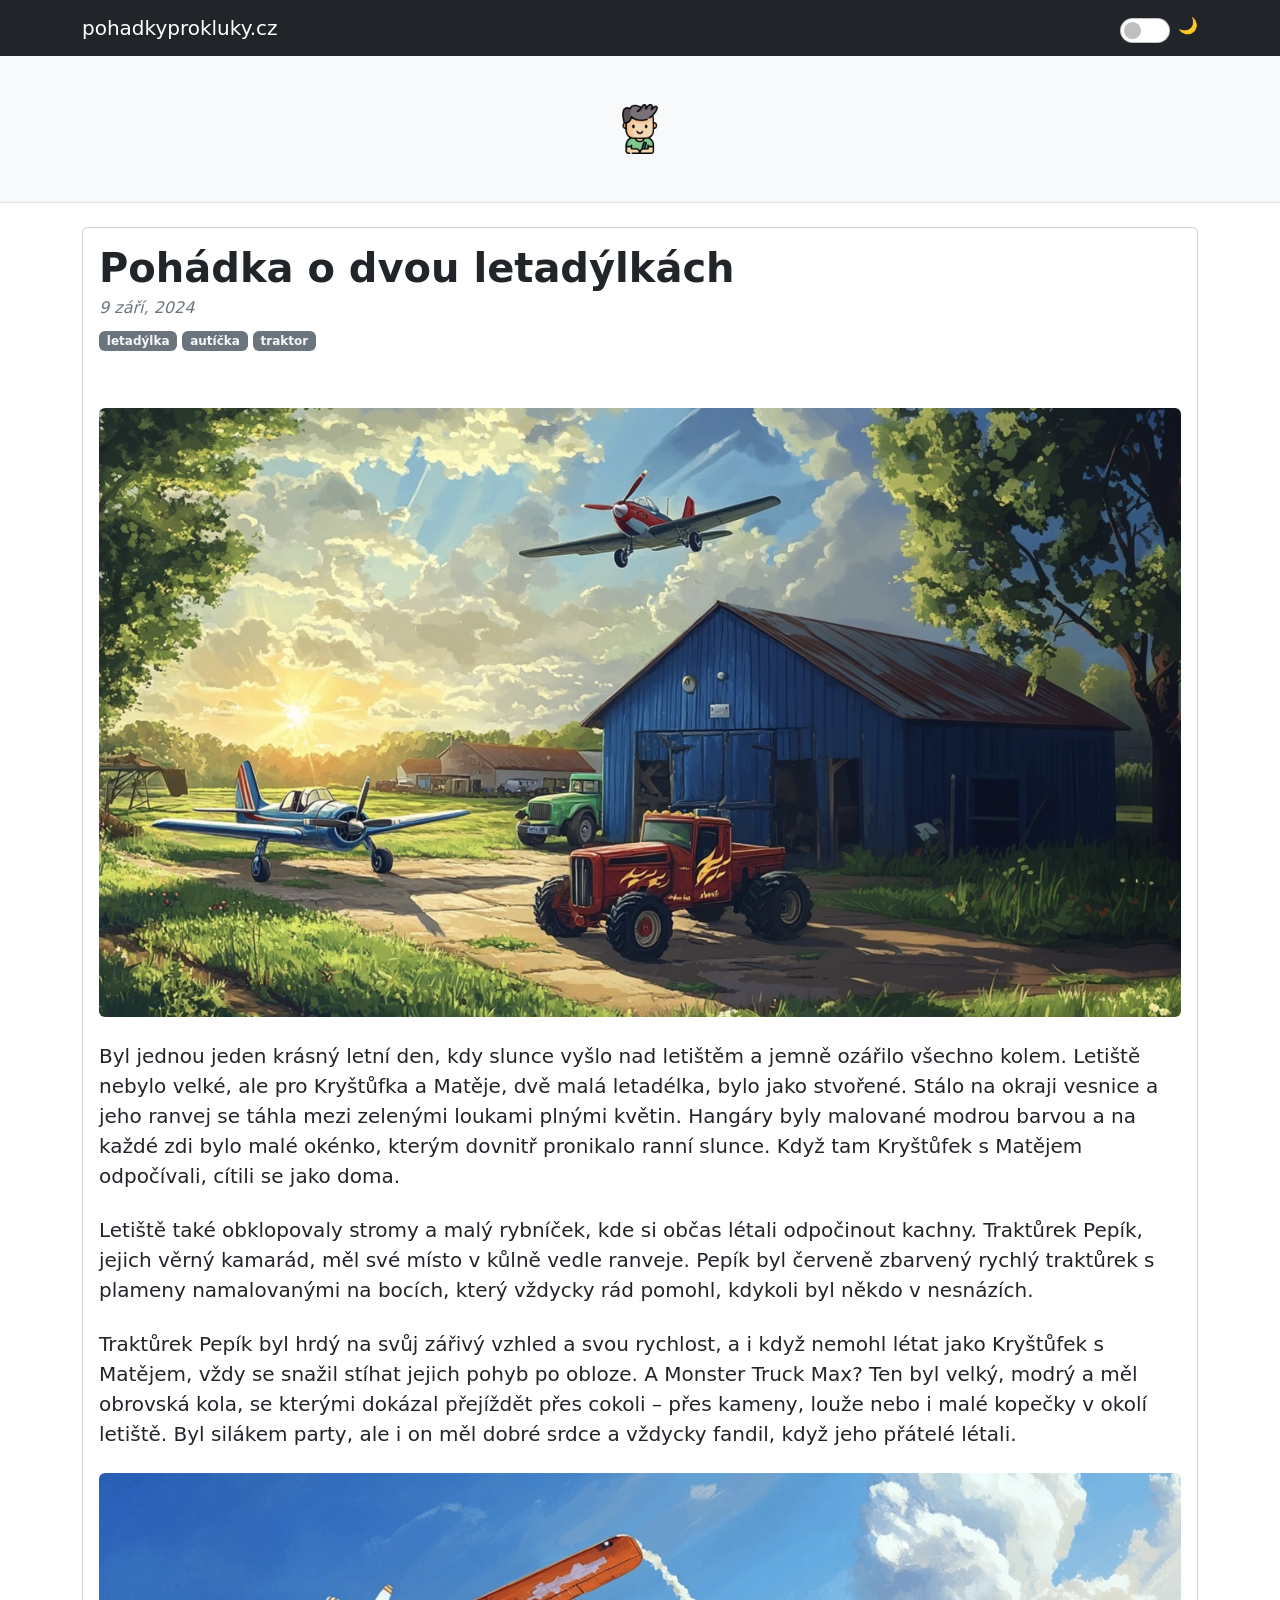
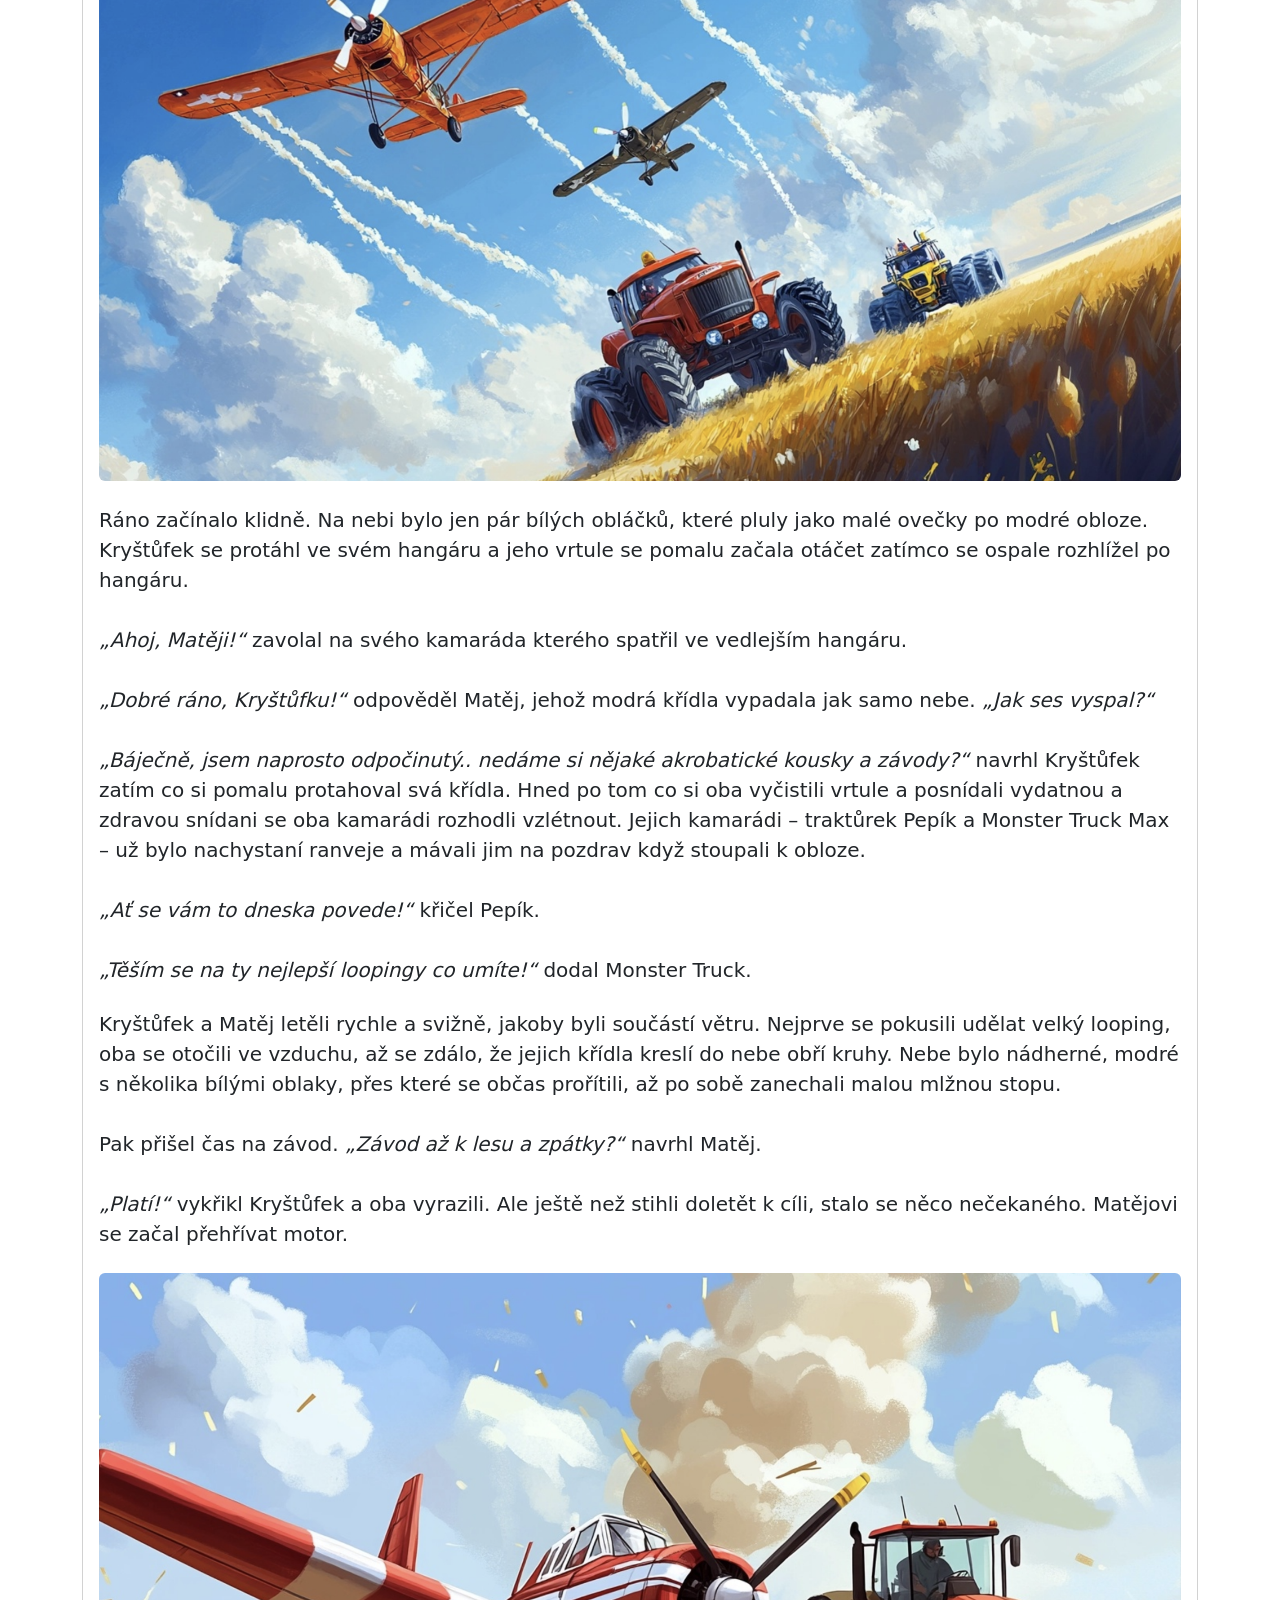
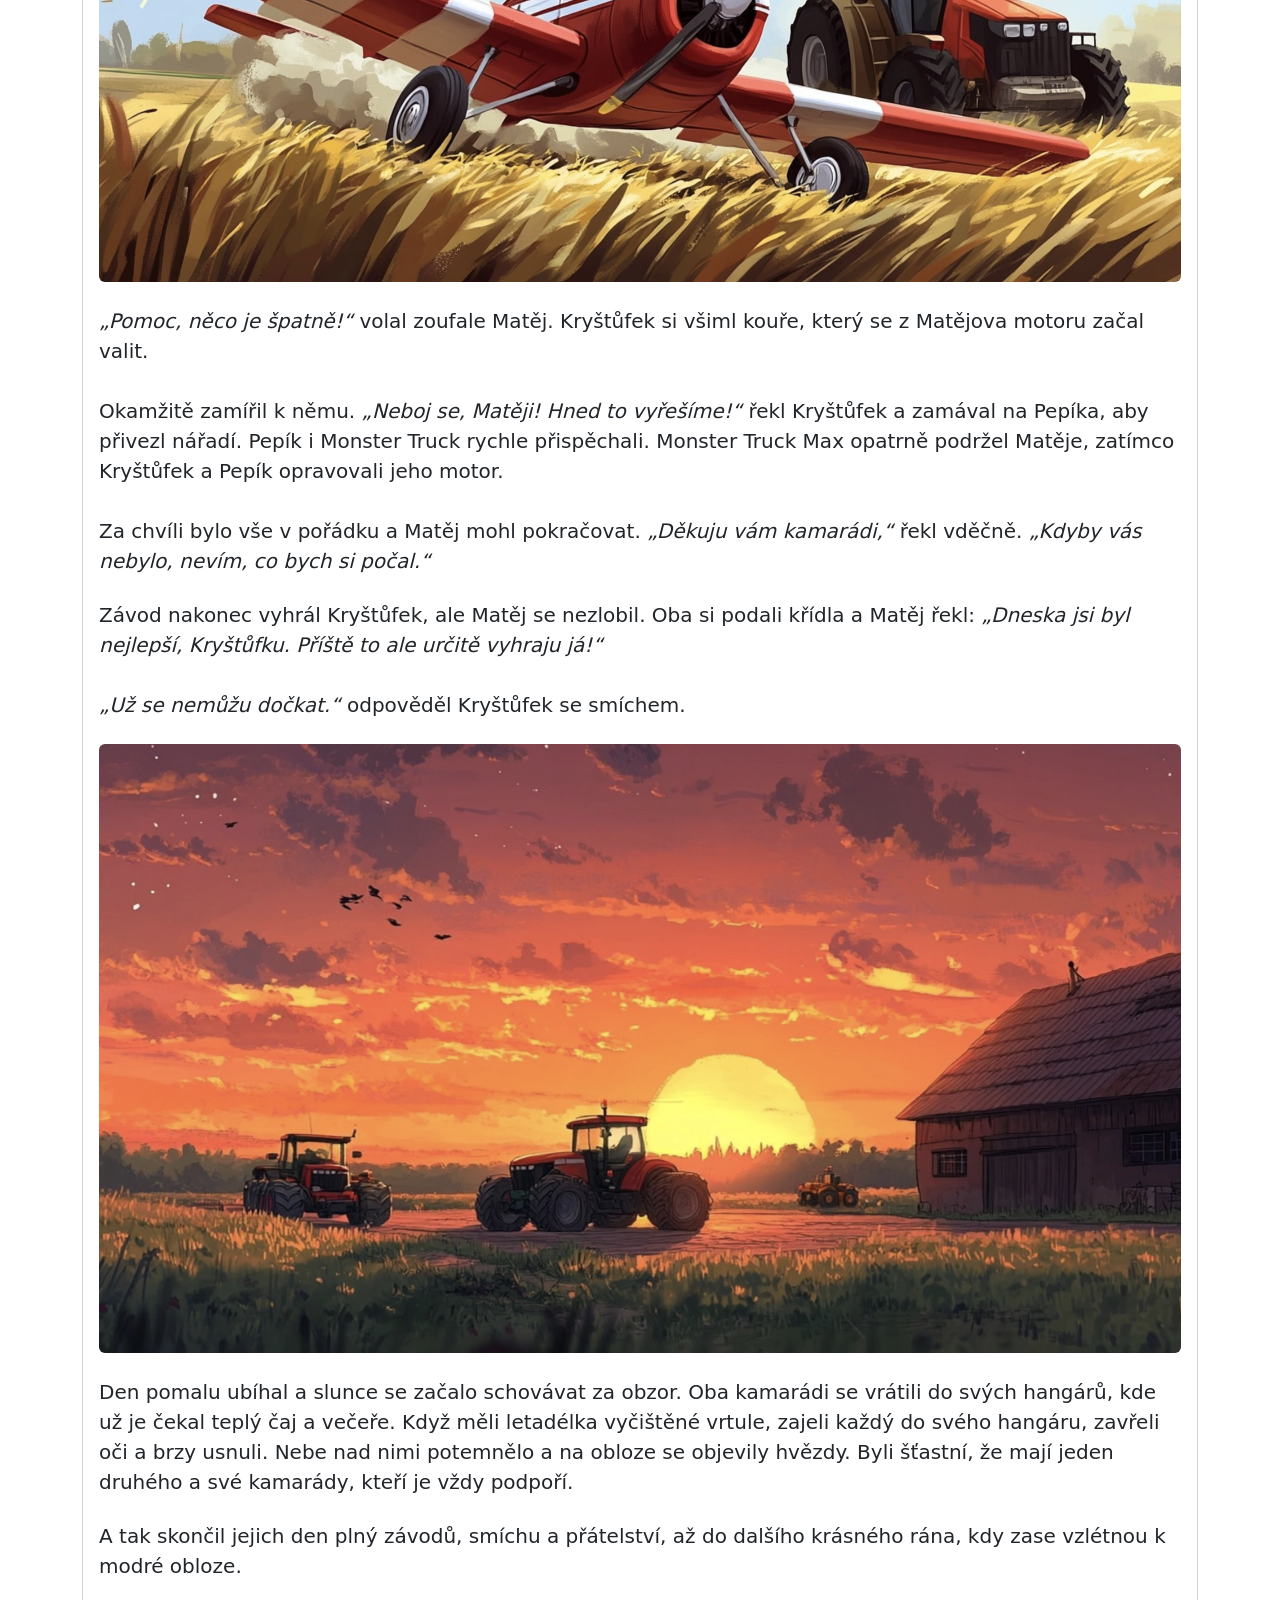
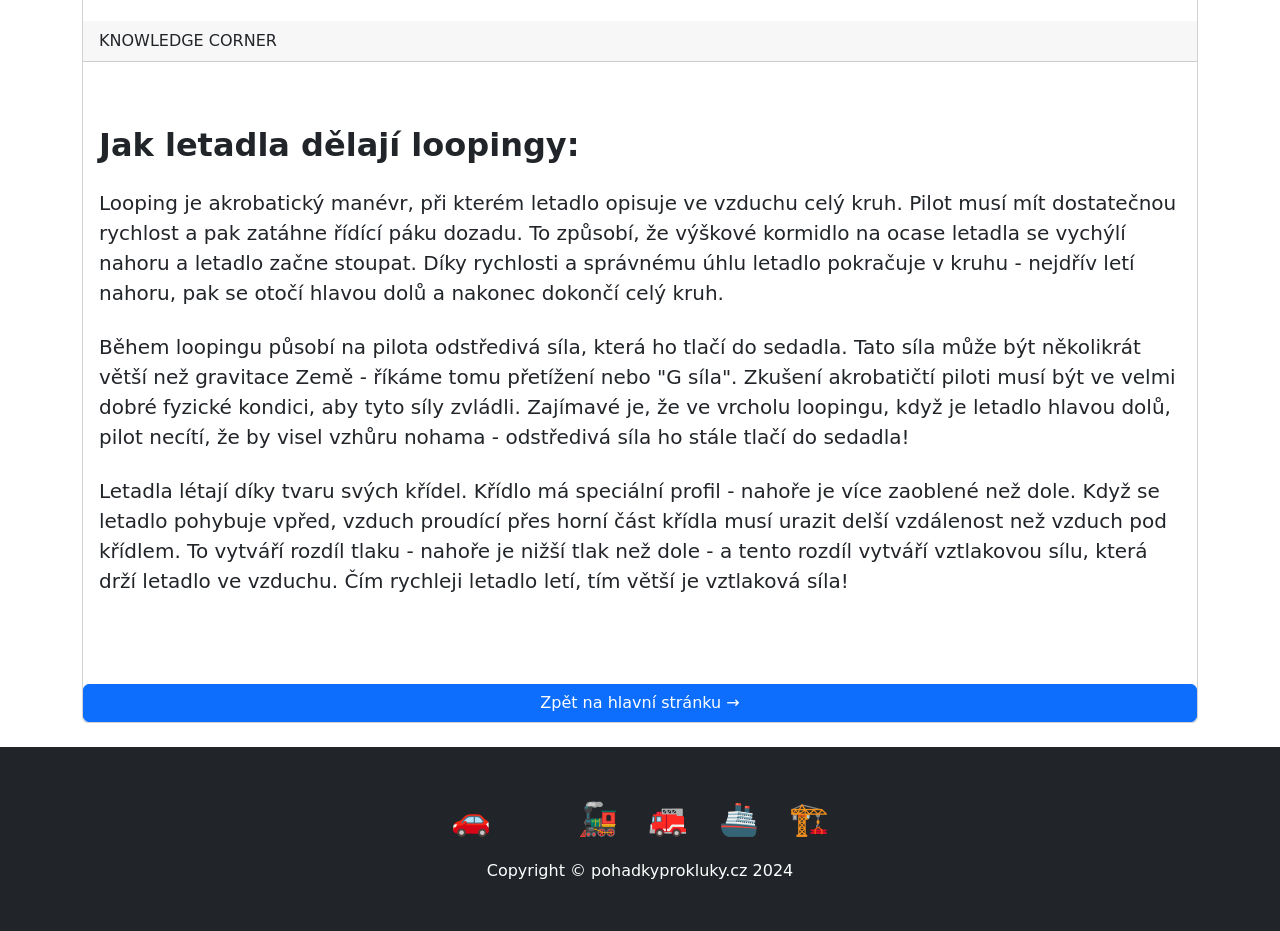
<file: pohadka-o-dvou-letadylkach.html>
<!DOCTYPE html>
<html lang="cs-CZ">
    <head>
        <meta charset="utf-8" />
        <meta name="viewport" content="width=device-width, initial-scale=1, shrink-to-fit=no" />
        <meta name="description" content="Pohádka o dvou letadýlkách Kryštůfkovi a Matějovi - český příběh na dobrou noc o přátelství, loopinzích a vzájemné pomoci. S Knowledge Corner o tom, jak létají letadla." />
        <meta name="keywords" content="pohádka o letadýlkách, pohádky na dobrou noc, české pohádky pro kluky, letadla, looping, akrobacie, přátelství" />
        <meta name="author" content="Roman Emphonic" />
        <meta name="robots" content="index, follow" />
        <meta name="language" content="cs-CZ" />
        <title>Pohádka o dvou letadýlkách - Kryštůfek a Matěj | Pohádky pro kluky</title>
        
        <!-- Open Graph Meta Tags -->
        <meta property="og:title" content="Pohádka o dvou letadýlkách - Kryštůfek a Matěj" />
        <meta property="og:description" content="Český příběh na dobrou noc o dvou kamarádech letadýlkách, kteří dělají loopingy a pomáhají si v nesnázích" />
        <meta property="og:type" content="article" />
        <meta property="og:url" content="https://pohadkyprokluky.cz/pohadka-o-dvou-letadylkach.html" />
        <meta property="og:image" content="https://pohadkyprokluky.cz/assets/letadylka-loops.png" />
        <meta property="og:locale" content="cs_CZ" />
        <meta property="og:site_name" content="Pohádky pro kluky" />
        <meta property="article:author" content="Roman Emphonic" />
        <meta property="article:published_time" content="2024-09-09" />
        <meta property="article:section" content="Pohádky" />
        <meta property="article:tag" content="letadýlka" />
        <meta property="article:tag" content="přátelství" />
        <meta property="article:tag" content="looping" />
        
        <!-- Twitter Card Meta Tags -->
        <meta name="twitter:card" content="summary_large_image" />
        <meta name="twitter:title" content="Pohádka o dvou letadýlkách - Kryštůfek a Matěj" />
        <meta name="twitter:description" content="Český příběh na dobrou noc o dvou kamarádech letadýlkách" />
        <meta name="twitter:image" content="https://pohadkyprokluky.cz/assets/letadylka-loops.png" />
        <!-- Favicon-->
        <link rel="icon" type="image/x-icon" href="assets/favicon.ico" />
        <!-- Core theme CSS (includes Bootstrap)-->
        <link href="css/styles.css" rel="stylesheet" />
        <!-- Prevent flash of white on dark mode -->
        <script>
            (function() {
                if (localStorage.getItem('darkMode') === 'enabled') {
                    document.documentElement.classList.add('dark-mode-instant');
                    // Apply body dark mode immediately when DOM loads
                    if (document.readyState === 'loading') {
                        document.addEventListener('DOMContentLoaded', function() {
                            document.body.classList.add('dark-mode');
                            // Remove instant class after a short delay to allow transitions
                            setTimeout(function() {
                                document.documentElement.classList.remove('dark-mode-instant');
                            }, 50);
                        });
                    } else {
                        document.body.classList.add('dark-mode');
                        setTimeout(function() {
                            document.documentElement.classList.remove('dark-mode-instant');
                        }, 50);
                    }
                }
            })();
        </script>
        
        <!-- Structured Data -->
        <script type="application/ld+json">
        {
            "@context": "https://schema.org",
            "@type": "Article",
            "headline": "Pohádka o dvou letadýlkách - Kryštůfek a Matěj",
            "description": "Český příběh na dobrou noc o dvou kamarádech letadýlkách, kteří dělají loopingy a pomáhají si v nesnázích",
            "image": "https://pohadkyprokluky.cz/assets/letadylka-loops.png",
            "author": {
                "@type": "Person",
                "name": "Roman Emphonic"
            },
            "publisher": {
                "@type": "Person",
                "name": "Roman Emphonic"
            },
            "datePublished": "2024-09-09",
            "dateModified": "2024-09-09",
            "mainEntityOfPage": {
                "@type": "WebPage",
                "@id": "https://pohadkyprokluky.cz/pohadka-o-dvou-letadylkach.html"
            },
            "genre": "Dětská pohádka",
            "inLanguage": "cs-CZ",
            "keywords": "pohádka, letadýlka, looping, přátelství, děti",
            "about": [
                {
                    "@type": "Thing",
                    "name": "Letadla",
                    "description": "Příběh o letadýlkách a jejich dobrodružstvích"
                },
                {
                    "@type": "Thing", 
                    "name": "Přátelství",
                    "description": "Témata přátelství a vzájemné pomoci"
                }
            ],
            "audience": {
                "@type": "Audience",
                "audienceType": "Děti 3-10 let"
            }
        }
        </script>
    </head>
    <!-- Google tag (gtag.js) -->
    <script async src="https://www.googletagmanager.com/gtag/js?id=G-P7T6HJN109"></script>
    <script>
        window.dataLayer = window.dataLayer || [];
        function gtag(){dataLayer.push(arguments);}
        gtag('js', new Date());

        gtag('config', 'G-P7T6HJN109');
    </script>
    <body>
        <!-- End Google Tag Manager (noscript) -->
        <!-- Responsive navbar-->
        <nav class="navbar navbar-expand-lg navbar-dark bg-dark">
            <div class="container">
                <a class="navbar-brand" href="https://pohadkyprokluky.cz/">pohadkyprokluky.cz</a>
                <div class="ms-auto">
                    <div class="form-check form-switch">
                        <input class="form-check-input" type="checkbox" id="darkModeToggle" style="width: 50px; height: 25px; cursor: pointer;">
                        <label class="form-check-label text-white ms-2" for="darkModeToggle" style="cursor: pointer;">
                            <span id="darkModeIcon">🌙</span>
                        </label>
                    </div>
                </div>
            </div>
        </nav>
        <!-- Page header with logo and tagline-->
        <header class="py-5 bg-light border-bottom mb-4">
            <div class="container">
                <div class="text-center">
                    <img class="img-fluid rounded" src="assets/kluk.png" style="width: 50px; height: auto;" />
                </div>
            </div>
        </header>
        <!-- Page content-->
        <div class="container">
            <div class="row">
                <!-- Blog entries-->
                <div class="col-lg-12">
                    <!-- Featured blog post-->
                    <div class="card mb-4">
                            <!-- ARTICLE-->
                            <article>
                                <!-- Post header-->
                                <header class="mb-4">
                                    <div class="card-body">
                                        <!-- Post title-->
                                        <h1 class="fw-bolder mb-1">Pohádka o dvou letadýlkách</h1>
                                        <!-- Post meta content-->
                                        <div class="text-muted fst-italic mb-2">9 září, 2024</div>
                                        <!-- Post categories-->
                                        <a class="badge bg-secondary text-decoration-none link-light" href="#!">letadýlka</a>
                                        <a class="badge bg-secondary text-decoration-none link-light" href="#!">autíčka</a>
                                        <a class="badge bg-secondary text-decoration-none link-light" href="#!">traktor</a>
                                    </div>
                                </header>

                                <!-- Post content-->
                                <section class="mb-5">
                                    <div class="card-body">

                                        <!-- Preview image figure-->
                                        <figure class="mb-4"><img class="img-fluid rounded" src="assets/letadylka-morning.png" alt="pohadky pro kluky letiste" /></figure>

                                        <p class="fs-5 mb-4">
                                            Byl jednou jeden krásný letní den, kdy slunce vyšlo nad letištěm a jemně ozářilo všechno kolem. Letiště nebylo velké, ale pro Kryštůfka a Matěje, dvě malá letadélka, bylo jako stvořené. 
                                            Stálo na okraji vesnice a jeho ranvej se táhla mezi zelenými loukami plnými květin. Hangáry byly malované modrou barvou a na každé zdi bylo malé okénko, 
                                            kterým dovnitř pronikalo ranní slunce. Když tam Kryštůfek s Matějem odpočívali, cítili se jako doma.
                                        </p>
                                        <p class="fs-5 mb-4">
                                            Letiště také obklopovaly stromy a malý rybníček, kde si občas létali odpočinout kachny. Traktůrek Pepík, jejich věrný kamarád, měl své místo v kůlně vedle ranveje. 
                                            Pepík byl červeně zbarvený rychlý traktůrek s plameny namalovanými na bocích, který vždycky rád pomohl, kdykoli byl někdo v nesnázích. 
                                        </p>

                                        <p class="fs-5 mb-4">
                                            Traktůrek Pepík byl hrdý na svůj zářivý vzhled a svou rychlost, a i když nemohl létat jako Kryštůfek s Matějem, vždy se snažil stíhat jejich pohyb po obloze. 
                                            A Monster Truck Max? Ten byl velký, modrý a měl obrovská kola, se kterými dokázal přejíždět přes cokoli – přes kameny, louže nebo i malé kopečky v okolí letiště. 
                                            Byl silákem party, ale i on měl dobré srdce a vždycky fandil, když jeho přátelé létali.
                                        </p>
                                        <!-- <h2 class="fw-bolder mb-4 mt-5">Title</h2>-->

                                        <figure class="mb-4"><img class="img-fluid rounded" src="assets/letadylka-loops.png" alt="pohadkyprokluky letadylka looping" /></figure>


                                        <p class="fs-5 mb-4">
                                            Ráno začínalo klidně. Na nebi bylo jen pár bílých obláčků, které pluly jako malé ovečky po modré obloze. Kryštůfek se protáhl ve svém hangáru a jeho vrtule se pomalu začala otáčet 
                                            zatímco se ospale rozhlížel po hangáru.
                                            </br></br>
                                            <i>„Ahoj, Matěji!“</i> zavolal na svého kamaráda kterého spatřil ve vedlejším hangáru.
                                            </br></br>
                                            <i>„Dobré ráno, Kryštůfku!“</i>  odpověděl Matěj, jehož modrá křídla vypadala jak samo nebe. <i> „Jak ses vyspal?“</i> 
                                            </br></br>    
                                            <i>„Báječně, jsem naprosto odpočinutý.. nedáme si nějaké akrobatické kousky a závody?“</i> navrhl Kryštůfek zatím co si pomalu protahoval svá křídla.
                                            Hned po tom co si oba vyčistili vrtule a posnídali vydatnou a zdravou snídani se oba kamarádi rozhodli vzlétnout. 
                                            Jejich kamarádi – traktůrek Pepík a Monster Truck Max – už bylo nachystaní ranveje a mávali jim na pozdrav když stoupali k obloze.
                                            </br></br>    
                                            <i>„Ať se vám to dneska povede!“</i> křičel Pepík.
                                            </br></br>    
                                            <i>„Těším se na ty nejlepší loopingy co umíte!“</i>  dodal Monster Truck.
                                        </p>
                                        <p class="fs-5 mb-4">
                                            Kryštůfek a Matěj letěli rychle a svižně, jakoby byli součástí větru. Nejprve se pokusili udělat velký looping, oba se otočili ve vzduchu, až se zdálo, že jejich křídla kreslí do nebe obří kruhy. 
                                            Nebe bylo nádherné, modré s několika bílými oblaky, přes které se občas prořítili, až po sobě zanechali malou mlžnou stopu.
                                            </br></br>
                                            Pak přišel čas na závod. <i>„Závod až k lesu a zpátky?“</i> navrhl Matěj.
                                            </br></br>
                                            <i>„Platí!“</i> vykřikl Kryštůfek a oba vyrazili. Ale ještě než stihli doletět k cíli, stalo se něco nečekaného. Matějovi se začal přehřívat motor.
                                        </p>

                                        <figure class="mb-4"><img class="img-fluid rounded" src="assets/letadylka-problem.png" alt="..." /></figure>

                                        <p class="fs-5 mb-4">
                                            <i>„Pomoc, něco je špatně!“</i> volal zoufale Matěj. Kryštůfek si všiml kouře, který se z Matějova motoru začal valit.
                                            </br></br>
                                            Okamžitě zamířil k němu. <i>„Neboj se, Matěji! Hned to vyřešíme!“</i> řekl Kryštůfek a zamával na Pepíka, aby přivezl nářadí. 
                                            Pepík i Monster Truck rychle přispěchali. Monster Truck Max opatrně podržel Matěje, zatímco Kryštůfek a Pepík opravovali jeho motor.
                                            </br></br>
                                            Za chvíli bylo vše v pořádku a Matěj mohl pokračovat. <i>„Děkuju vám kamarádi,“</i> řekl vděčně. <i>„Kdyby vás nebylo, nevím, co bych si počal.“</i>
                                        </p>
                                        
                                        <p class="fs-5 mb-4">
                                            Závod nakonec vyhrál Kryštůfek, ale Matěj se nezlobil. Oba si podali křídla a Matěj řekl: <i>„Dneska jsi byl nejlepší, Kryštůfku. Příště to ale určitě vyhraju já!“</i>
                                            </br></br>
                                            <i>„Už se nemůžu dočkat.“</i> odpověděl Kryštůfek se smíchem.
                                        </p>

                                        <figure class="mb-4"><img class="img-fluid rounded" src="assets/letadylka-night.png" alt="..." /></figure>

                                        <p class="fs-5 mb-4">
                                            Den pomalu ubíhal a slunce se začalo schovávat za obzor. Oba kamarádi se vrátili do svých hangárů, kde už je čekal teplý čaj a večeře. 
                                            Když měli letadélka vyčištěné vrtule, zajeli každý do svého hangáru, zavřeli oči a brzy usnuli. Nebe nad nimi potemnělo a na obloze se objevily hvězdy. 
                                            Byli šťastní, že mají jeden druhého a své kamarády, kteří je vždy podpoří.
                                        </p>
                                        <p class="fs-5 mb-4">
                                            A tak skončil jejich den plný závodů, smíchu a přátelství, až do dalšího krásného rána, kdy zase vzlétnou k modré obloze.
                                        </p>
                                    </div>
                                    
                                    <div class="card-header">KNOWLEDGE CORNER</div>
                                    <div class="card-body">
                                        <h2 class="fw-bolder mb-4 mt-5">Jak letadla dělají loopingy:</h2>
                                        <p class="fs-5 mb-4">
                                            Looping je akrobatický manévr, při kterém letadlo opisuje ve vzduchu celý kruh. Pilot musí mít dostatečnou rychlost a pak zatáhne řídící páku dozadu. To způsobí, že výškové kormidlo na ocase letadla se vychýlí nahoru a letadlo začne stoupat. Díky rychlosti a správnému úhlu letadlo pokračuje v kruhu - nejdřív letí nahoru, pak se otočí hlavou dolů a nakonec dokončí celý kruh.
                                        </p>
                                        <p class="fs-5 mb-4">
                                            Během loopingu působí na pilota odstředivá síla, která ho tlačí do sedadla. Tato síla může být několikrát větší než gravitace Země - říkáme tomu přetížení nebo "G síla". Zkušení akrobatičtí piloti musí být ve velmi dobré fyzické kondici, aby tyto síly zvládli. Zajímavé je, že ve vrcholu loopingu, když je letadlo hlavou dolů, pilot necítí, že by visel vzhůru nohama - odstředivá síla ho stále tlačí do sedadla!
                                        </p>
                                        <p class="fs-5 mb-4">
                                            Letadla létají díky tvaru svých křídel. Křídlo má speciální profil - nahoře je více zaoblené než dole. Když se letadlo pohybuje vpřed, vzduch proudící přes horní část křídla musí urazit delší vzdálenost než vzduch pod křídlem. To vytváří rozdíl tlaku - nahoře je nižší tlak než dole - a tento rozdíl vytváří vztlakovou sílu, která drží letadlo ve vzduchu. Čím rychleji letadlo letí, tím větší je vztlaková síla!
                                        </p>
                                    </div>
                                    
                                </section>
                            </article>

                            <a class="btn btn-primary" href="index.html">Zpět na hlavní stránku →</a>
                        </div>
                    </div>
                </div>
        </div>
        <!-- Footer-->
        <footer class="py-5 bg-dark">
            <div class="container">
                <div class="text-center">
                    <div class="footer-vehicles mb-3">
                        <span style="--delay: 0">🚗</span>
                        <span style="--delay: 1">✈️</span>
                        <span style="--delay: 2">🚂</span>
                        <span style="--delay: 3">🚒</span>
                        <span style="--delay: 4">🚢</span>
                        <span style="--delay: 5">🏗️</span>
                    </div>
                    <p class="m-0 text-center text-white">Copyright &copy; pohadkyprokluky.cz 2024</p>
                </div>
            </div>
        </footer>        <!-- Bootstrap core JS-->
        <script src="https://cdn.jsdelivr.net/npm/bootstrap@5.2.3/dist/js/bootstrap.bundle.min.js"></script>
        <!-- Core theme JS-->
        <script src="js/scripts.js"></script>
    </body>
</html>
</file>
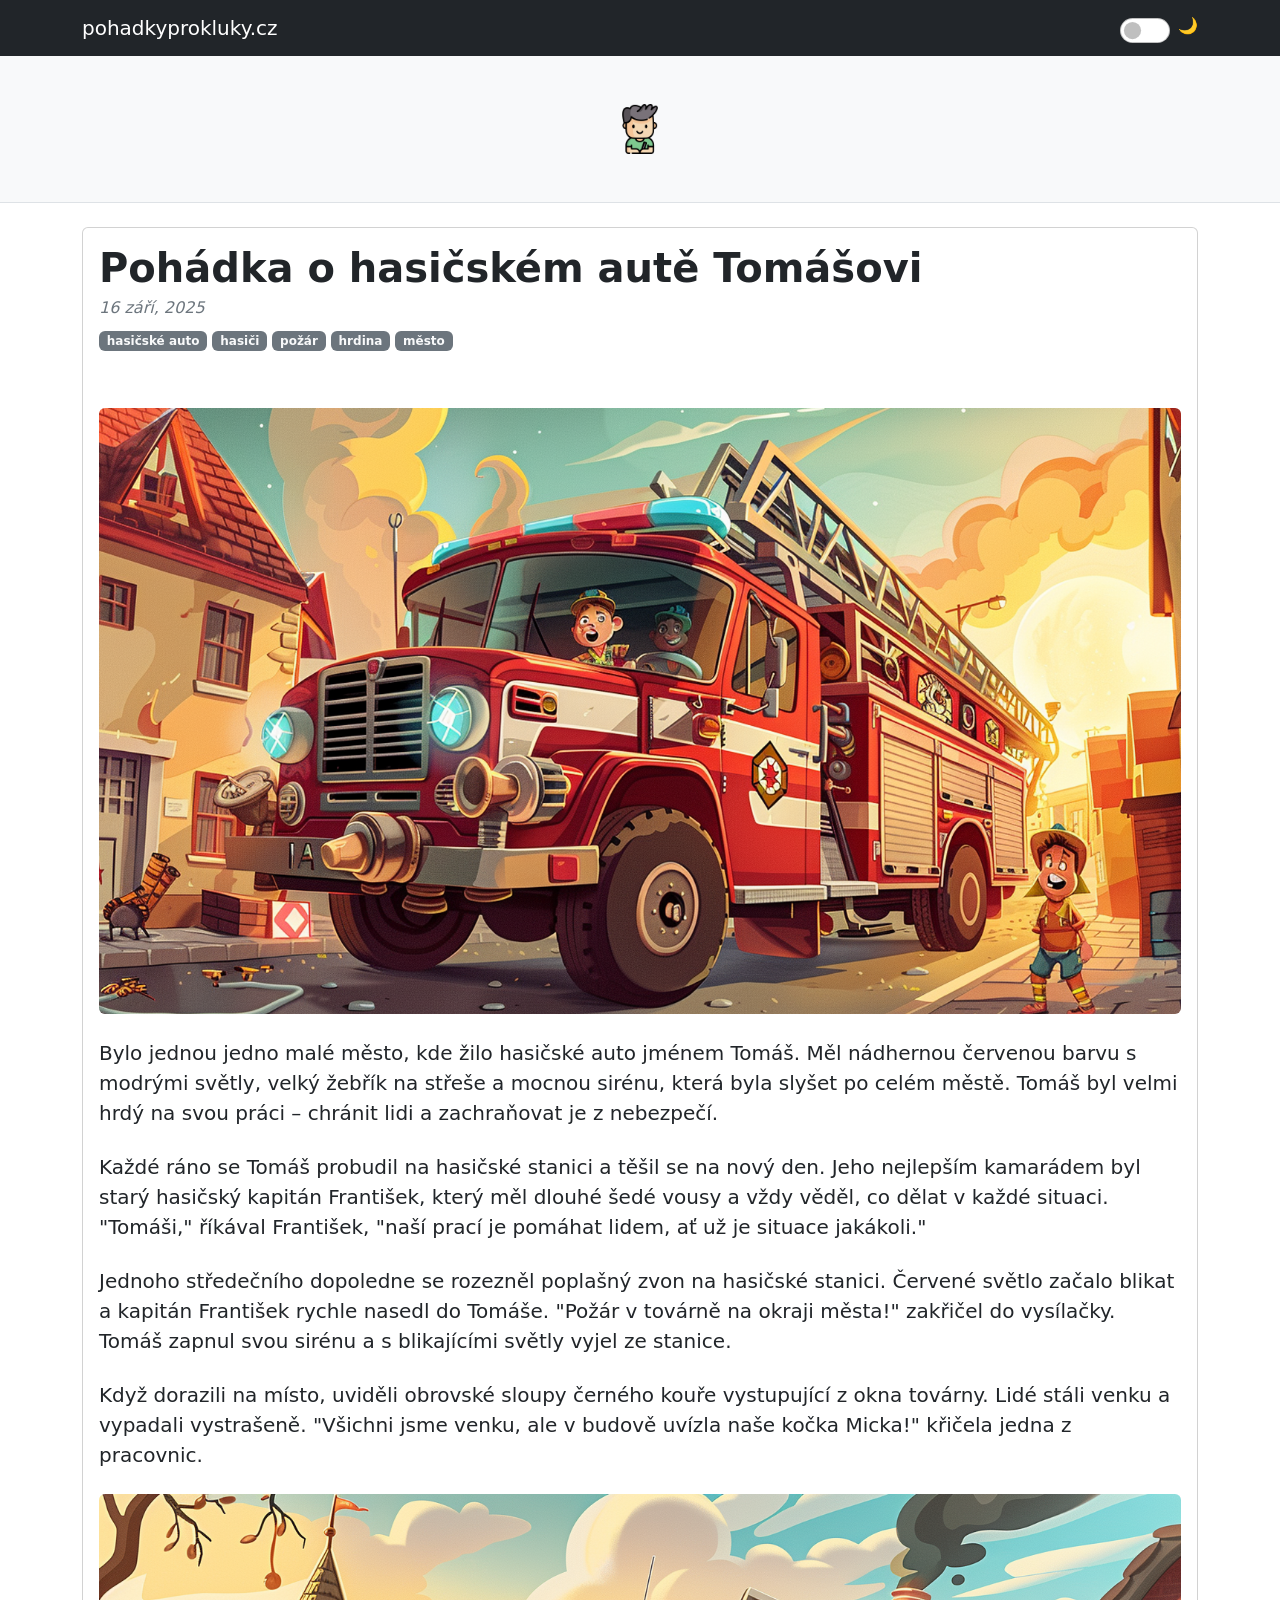
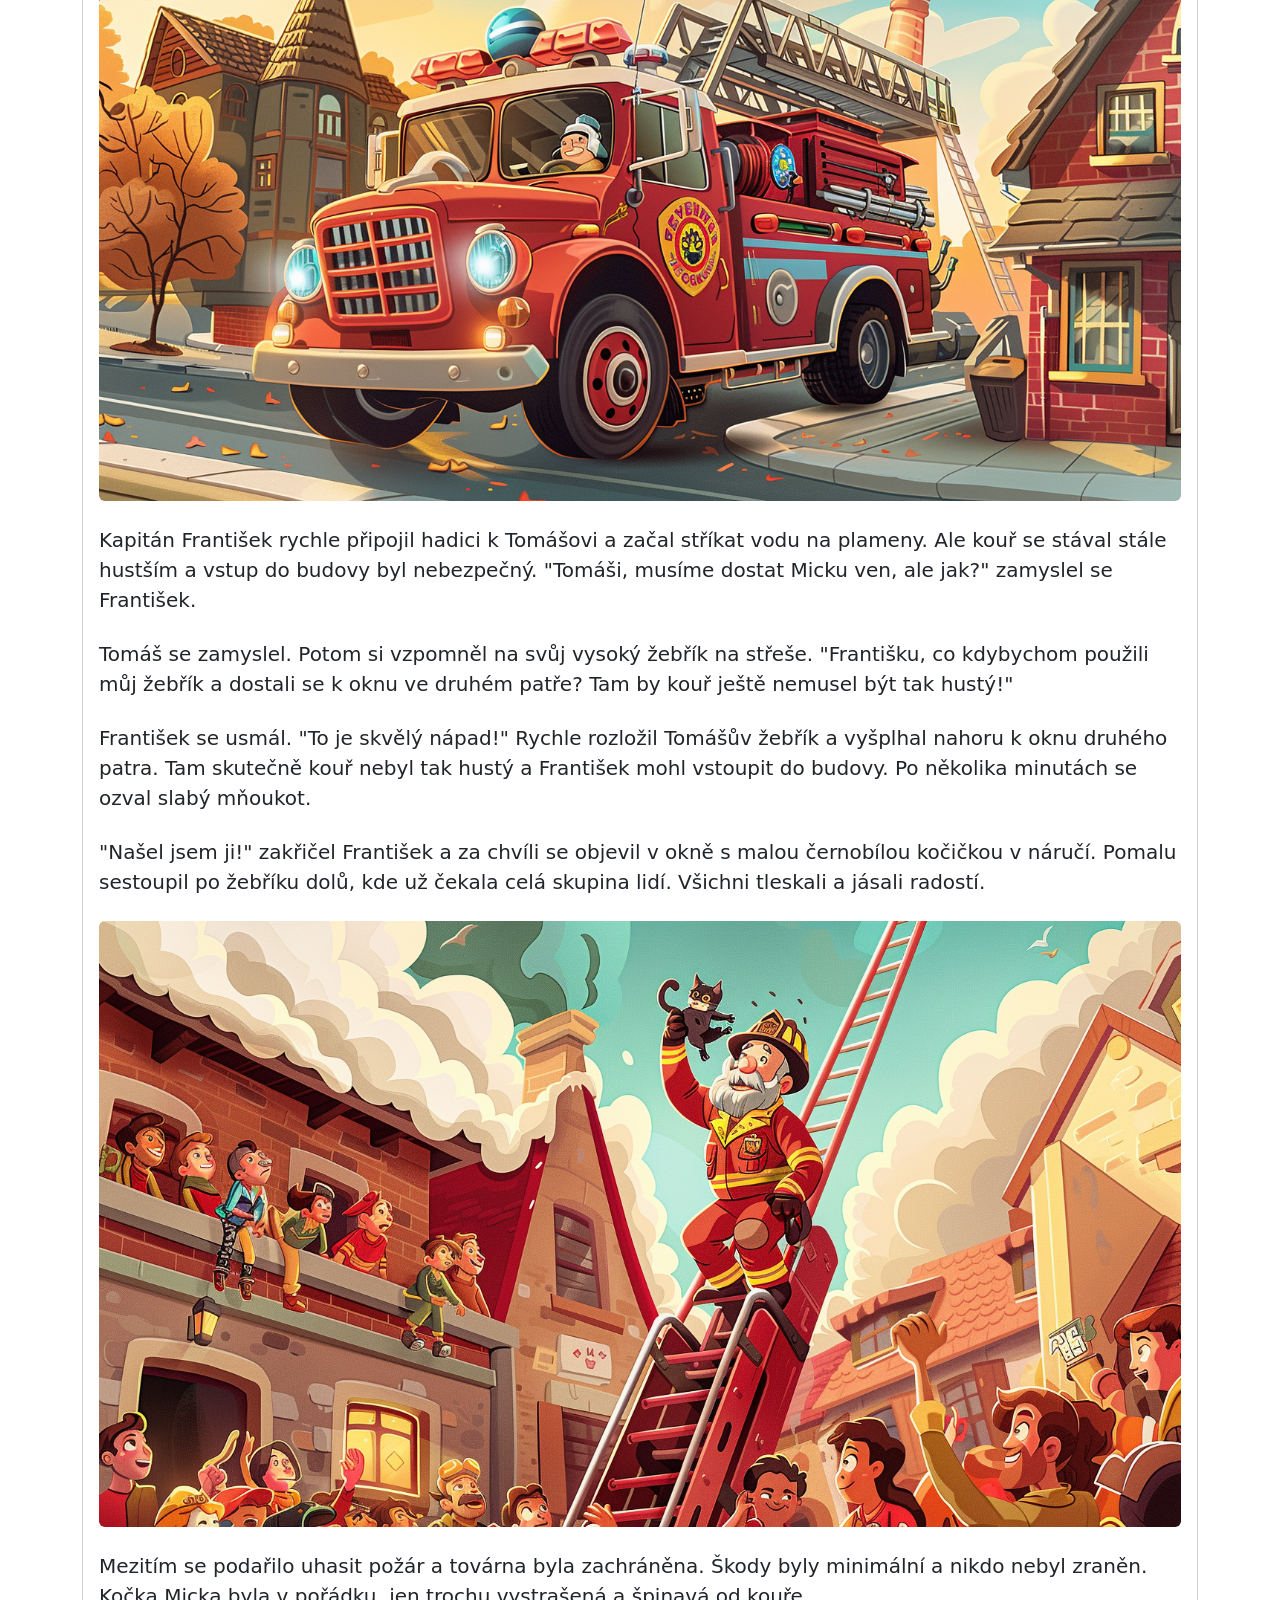
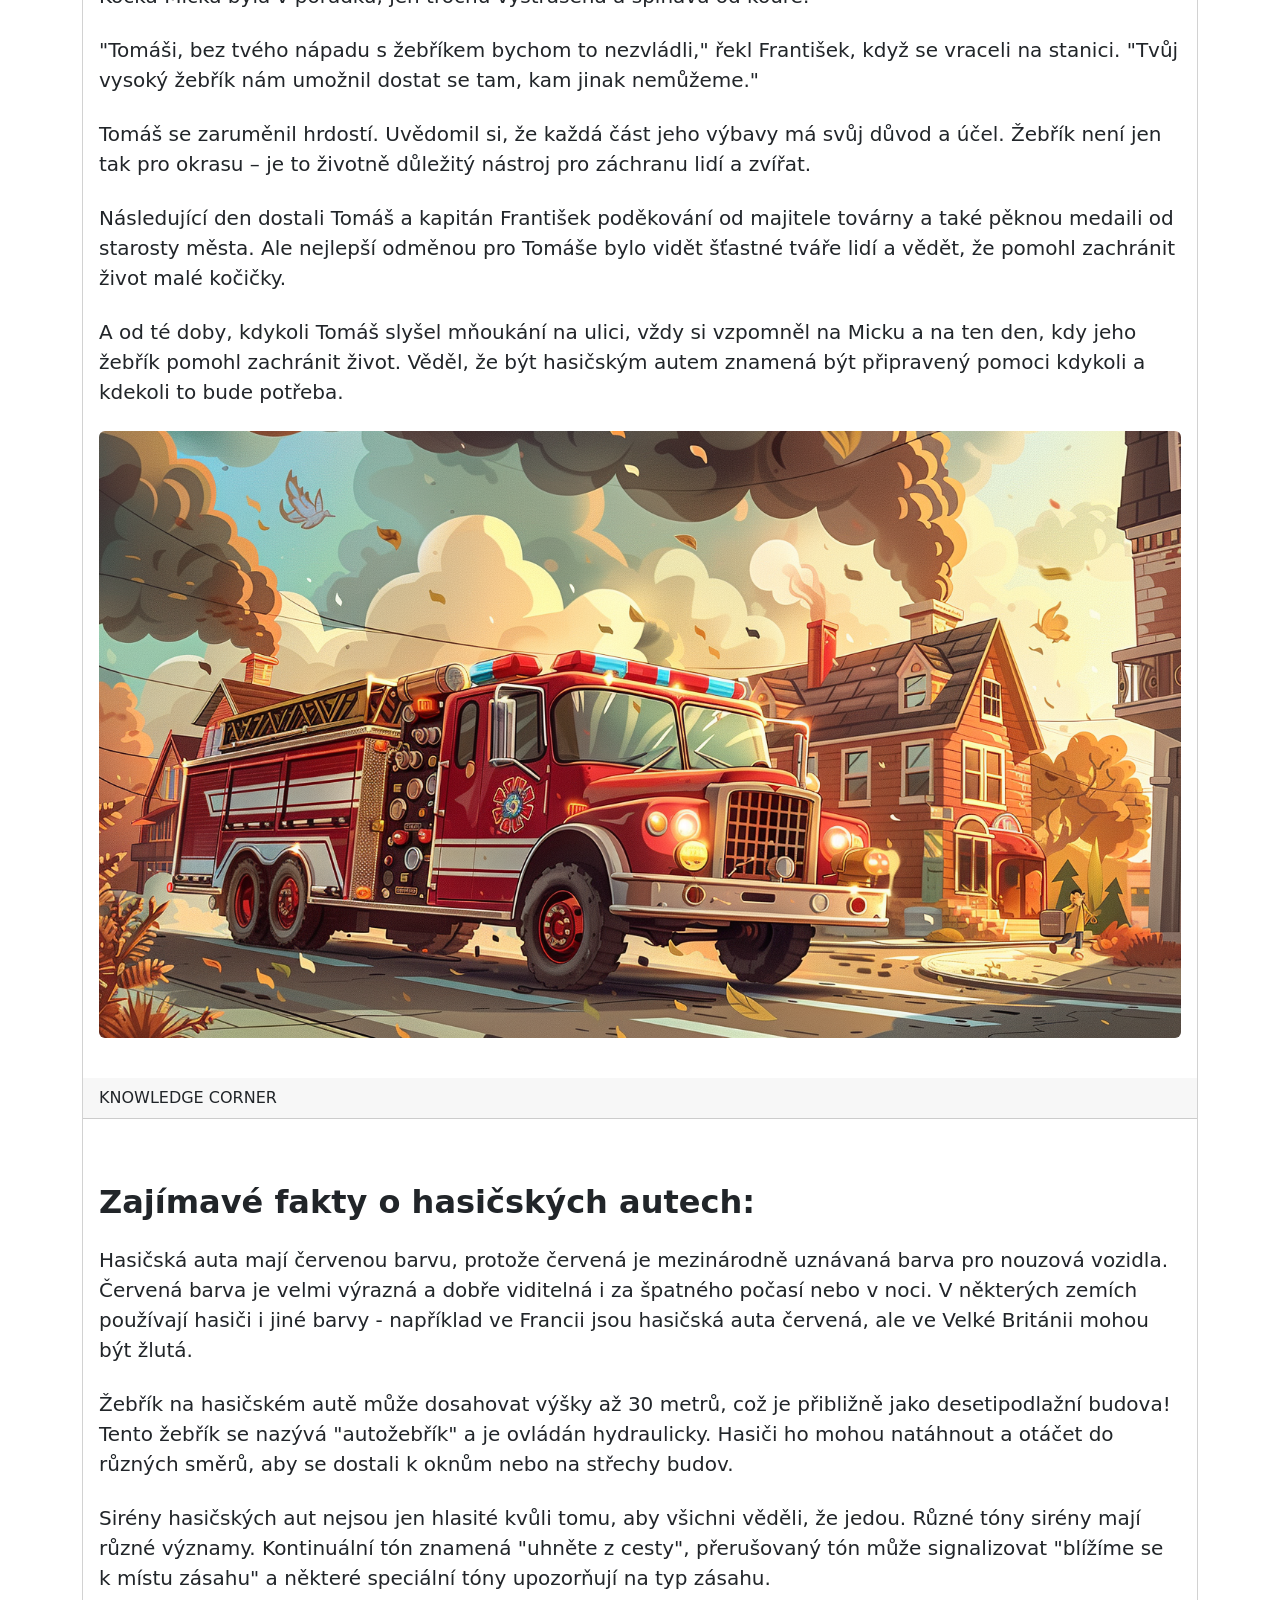
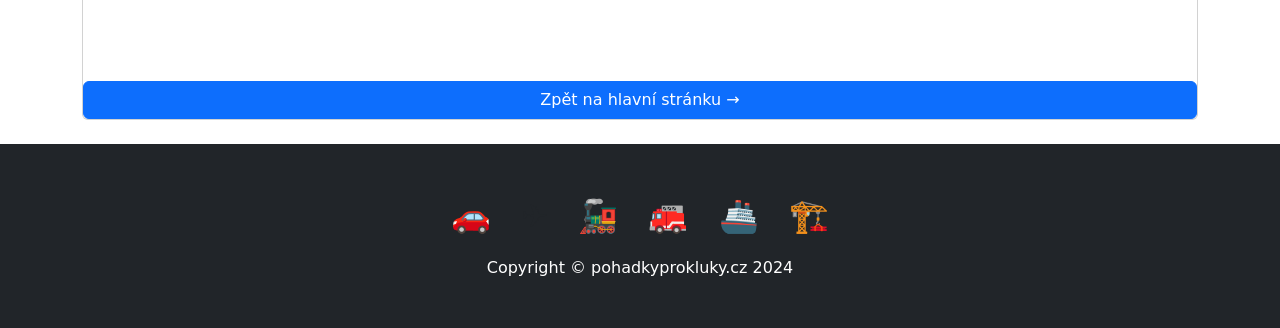
<file: pohadka-o-hasicskem-aute.html>
<!DOCTYPE html>
<html lang="cs-CZ">
    <head>
        <meta charset="utf-8" />
        <meta name="viewport" content="width=device-width, initial-scale=1, shrink-to-fit=no" />
        <meta name="description" content="Pohádka o hrdinném hasičském autě Tomášovi, který zachrání kočku Micku z hořící továrny. Český příběh na dobrou noc o statečnosti a pomoci v nebezpečí." />
        <meta name="keywords" content="pohádka hasičské auto, hasiči, záchrana, kočka, hrdina, pohádky na dobrou noc, české pohádky pro kluky, statečnost" />
        <meta name="author" content="Roman Emphonic" />
        <meta name="robots" content="index, follow" />
        <meta name="language" content="cs-CZ" />
        <title>Pohádka o hasičském autě Tomášovi - Hrdinná záchrana | Pohádky pro kluky</title>
        
        <!-- Open Graph Meta Tags -->
        <meta property="og:title" content="Pohádka o hasičském autě Tomášovi - Hrdinná záchrana" />
        <meta property="og:description" content="Hrdinné hasičské auto Tomáš zachrání kočku Micku z hořící továrny" />
        <meta property="og:type" content="article" />
        <meta property="og:url" content="https://pohadkyprokluky.cz/pohadka-o-hasicskem-aute.html" />
        <meta property="og:image" content="https://pohadkyprokluky.cz/assets/hasicske-auto-main.png" />
        <meta property="og:locale" content="cs_CZ" />
        <meta property="og:site_name" content="Pohádky pro kluky" />
        <meta property="article:author" content="Roman Emphonic" />
        <meta property="article:published_time" content="2024-09-16" />
        <meta property="article:section" content="Pohádky" />
        <meta property="article:tag" content="hasičské auto" />
        <meta property="article:tag" content="záchrana" />
        <meta property="article:tag" content="hasiči" />
        
        <!-- Twitter Card Meta Tags -->
        <meta name="twitter:card" content="summary_large_image" />
        <meta name="twitter:title" content="Pohádka o hasičském autě Tomášovi - Hrdinná záchrana" />
        <meta name="twitter:description" content="Hrdinné hasičské auto zachrání kočku z požáru" />
        <meta name="twitter:image" content="https://pohadkyprokluky.cz/assets/hasicske-auto-main.png" />
        <!-- Favicon-->
        <link rel="icon" type="image/x-icon" href="assets/favicon.ico" />
        <!-- Core theme CSS (includes Bootstrap)-->
        <link href="css/styles.css" rel="stylesheet" />
        <!-- Prevent flash of white on dark mode -->
        <script>
            (function() {
                if (localStorage.getItem('darkMode') === 'enabled') {
                    document.documentElement.classList.add('dark-mode-instant');
                    if (document.readyState === 'loading') {
                        document.addEventListener('DOMContentLoaded', function() {
                            document.body.classList.add('dark-mode');
                            setTimeout(function() {
                                document.documentElement.classList.remove('dark-mode-instant');
                            }, 50);
                        });
                    } else {
                        document.body.classList.add('dark-mode');
                        setTimeout(function() {
                            document.documentElement.classList.remove('dark-mode-instant');
                        }, 50);
                    }
                }
            })();
        </script>
        
        <!-- Structured Data -->
        <script type="application/ld+json">
        {
            "@context": "https://schema.org",
            "@type": "Article",
            "headline": "Pohádka o hasičském autě Tomášovi - Hrdinná záchrana",
            "description": "Hrdinné hasičské auto Tomáš zachrání kočku Micku z hořící továrny",
            "image": "https://pohadkyprokluky.cz/assets/hasicske-auto-main.png",
            "author": {
                "@type": "Person",
                "name": "Roman Emphonic"
            },
            "publisher": {
                "@type": "Person",
                "name": "Roman Emphonic"
            },
            "datePublished": "2024-09-16",
            "dateModified": "2024-09-16",
            "mainEntityOfPage": {
                "@type": "WebPage",
                "@id": "https://pohadkyprokluky.cz/pohadka-o-hasicskem-aute.html"
            },
            "genre": "Dětská pohádka",
            "inLanguage": "cs-CZ",
            "keywords": "pohádka, hasičské auto, hasiči, záchrana, statečnost",
            "about": [
                {
                    "@type": "Thing",
                    "name": "Hasičské auto",
                    "description": "Příběh o hrdinném hasičském autě a záchranné práci"
                },
                {
                    "@type": "Thing", 
                    "name": "Záchrana zvířat",
                    "description": "Pomoc zvířatům v nebezpečí"
                }
            ],
            "audience": {
                "@type": "Audience",
                "audienceType": "Děti 3-10 let"
            }
        }
        </script>
    </head>
    <!-- Google tag (gtag.js) -->
    <script async src="https://www.googletagmanager.com/gtag/js?id=G-P7T6HJN109"></script>
    <script>
        window.dataLayer = window.dataLayer || [];
        function gtag(){dataLayer.push(arguments);}
        gtag('js', new Date());

        gtag('config', 'G-P7T6HJN109');
    </script>
    <body>
        <!-- End Google Tag Manager (noscript) -->
        <!-- Responsive navbar-->
        <nav class="navbar navbar-expand-lg navbar-dark bg-dark">
            <div class="container">
                <a class="navbar-brand" href="https://pohadkyprokluky.cz/">pohadkyprokluky.cz</a>
                <div class="ms-auto">
                    <div class="form-check form-switch">
                        <input class="form-check-input" type="checkbox" id="darkModeToggle" style="width: 50px; height: 25px; cursor: pointer;">
                        <label class="form-check-label text-white ms-2" for="darkModeToggle" style="cursor: pointer;">
                            <span id="darkModeIcon">🌙</span>
                        </label>
                    </div>
                </div>
            </div>
        </nav>
        <!-- Page header with logo and tagline-->
        <header class="py-5 bg-light border-bottom mb-4">
            <div class="container">
                <div class="text-center">
                    <img class="img-fluid rounded" src="assets/kluk.png" style="width: 50px; height: auto;" />
                </div>
            </div>
        </header>
        <!-- Page content-->
        <div class="container">
            <div class="row">
                <!-- Blog entries-->
                <div class="col-lg-12">
                    <!-- Featured blog post-->
                    <div class="card mb-4">
                            <!-- ARTICLE-->
                            <article>
                                <!-- Post header-->
                                <header class="mb-4">
                                    <div class="card-body">
                                        <!-- Post title-->
                                        <h1 class="fw-bolder mb-1">Pohádka o hasičském autě Tomášovi</h1>
                                        <!-- Post meta content-->
                                        <div class="text-muted fst-italic mb-2">16 září, 2025</div>
                                        <!-- Post categories-->
                                        <a class="badge bg-secondary text-decoration-none link-light" href="#!">hasičské auto</a>
                                        <a class="badge bg-secondary text-decoration-none link-light" href="#!">hasiči</a>
                                        <a class="badge bg-secondary text-decoration-none link-light" href="#!">požár</a>
                                        <a class="badge bg-secondary text-decoration-none link-light" href="#!">hrdina</a>
                                        <a class="badge bg-secondary text-decoration-none link-light" href="#!">město</a>
                                    </div>
                                </header>

                                <!-- Post content-->
                                <section class="mb-5">
                                    <div class="card-body">

                                        <figure class="mb-4"><img class="img-fluid rounded" src="assets/hasicske-auto-main.png" alt="hasičské auto, fire truck" /></figure>

                                        <p class="fs-5 mb-4">
                                            Bylo jednou jedno malé město, kde žilo hasičské auto jménem Tomáš. Měl nádhernou červenou barvu s modrými světly, velký žebřík na střeše a mocnou sirénu, která byla slyšet po celém městě. Tomáš byl velmi hrdý na svou práci – chránit lidi a zachraňovat je z nebezpečí.
                                        </p>
                                    
                                        <p class="fs-5 mb-4">
                                            Každé ráno se Tomáš probudil na hasičské stanici a těšil se na nový den. Jeho nejlepším kamarádem byl starý hasičský kapitán František, který měl dlouhé šedé vousy a vždy věděl, co dělat v každé situaci. "Tomáši," říkával František, "naší prací je pomáhat lidem, ať už je situace jakákoli."
                                        </p>
                                    
                                        <p class="fs-5 mb-4">
                                            Jednoho středečního dopoledne se rozezněl poplašný zvon na hasičské stanici. Červené světlo začalo blikat a kapitán František rychle nasedl do Tomáše. "Požár v továrně na okraji města!" zakřičel do vysílačky. Tomáš zapnul svou sirénu a s blikajícími světly vyjel ze stanice.
                                        </p>
                                    
                                        <p class="fs-5 mb-4">
                                            Když dorazili na místo, uviděli obrovské sloupy černého kouře vystupující z okna továrny. Lidé stáli venku a vypadali vystrašeně. "Všichni jsme venku, ale v budově uvízla naše kočka Micka!" křičela jedna z pracovnic.
                                        </p>

                                        <figure class="mb-4"><img class="img-fluid rounded" src="assets/hasicske-auto-pozar.png" alt="požár, fire, kouř" /></figure>
                                    
                                        <p class="fs-5 mb-4">
                                            Kapitán František rychle připojil hadici k Tomášovi a začal stříkat vodu na plameny. Ale kouř se stával stále hustším a vstup do budovy byl nebezpečný. "Tomáši, musíme dostat Micku ven, ale jak?" zamyslel se František.
                                        </p>
                                    
                                        <p class="fs-5 mb-4">
                                            Tomáš se zamyslel. Potom si vzpomněl na svůj vysoký žebřík na střeše. "Františku, co kdybychom použili můj žebřík a dostali se k oknu ve druhém patře? Tam by kouř ještě nemusel být tak hustý!"
                                        </p>
                                    
                                        <p class="fs-5 mb-4">
                                            František se usmál. "To je skvělý nápad!" Rychle rozložil Tomášův žebřík a vyšplhal nahoru k oknu druhého patra. Tam skutečně kouř nebyl tak hustý a František mohl vstoupit do budovy. Po několika minutách se ozval slabý mňoukot.
                                        </p>
                                    
                                        <p class="fs-5 mb-4">
                                            "Našel jsem ji!" zakřičel František a za chvíli se objevil v okně s malou černobílou kočičkou v náručí. Pomalu sestoupil po žebříku dolů, kde už čekala celá skupina lidí. Všichni tleskali a jásali radostí.
                                        </p>

                                        <figure class="mb-4"><img class="img-fluid rounded" src="assets/hasicske-auto-zachrana.png" alt="záchrana, rescue, kočka" /></figure>
                                    
                                        <p class="fs-5 mb-4">
                                            Mezitím se podařilo uhasit požár a továrna byla zachráněna. Škody byly minimální a nikdo nebyl zraněn. Kočka Micka byla v pořádku, jen trochu vystrašená a špinavá od kouře.
                                        </p>
                                    
                                        <p class="fs-5 mb-4">
                                            "Tomáši, bez tvého nápadu s žebříkem bychom to nezvládli," řekl František, když se vraceli na stanici. "Tvůj vysoký žebřík nám umožnil dostat se tam, kam jinak nemůžeme."
                                        </p>
                                    
                                        <p class="fs-5 mb-4">
                                            Tomáš se zaruměnil hrdostí. Uvědomil si, že každá část jeho výbavy má svůj důvod a účel. Žebřík není jen tak pro okrasu – je to životně důležitý nástroj pro záchranu lidí a zvířat.
                                        </p>
                                    
                                        <p class="fs-5 mb-4">
                                            Následující den dostali Tomáš a kapitán František poděkování od majitele továrny a také pěknou medaili od starosty města. Ale nejlepší odměnou pro Tomáše bylo vidět šťastné tváře lidí a vědět, že pomohl zachránit život malé kočičky.
                                        </p>
                                    
                                        <p class="fs-5 mb-4">
                                            A od té doby, kdykoli Tomáš slyšel mňoukání na ulici, vždy si vzpomněl na Micku a na ten den, kdy jeho žebřík pomohl zachránit život. Věděl, že být hasičským autem znamená být připravený pomoci kdykoli a kdekoli to bude potřeba.
                                        </p>

                                        <figure class="mb-4"><img class="img-fluid rounded" src="assets/hasicske-auto-stanice.png" alt="hasičská stanice, fire station" /></figure>
                                    </div>
                                    
                                    <div class="card-header">KNOWLEDGE CORNER</div>
                                    <div class="card-body">
                                        <h2 class="fw-bolder mb-4 mt-5">Zajímavé fakty o hasičských autech:</h2>
                                        <p class="fs-5 mb-4">
                                            Hasičská auta mají červenou barvu, protože červená je mezinárodně uznávaná barva pro nouzová vozidla. Červená barva je velmi výrazná a dobře viditelná i za špatného počasí nebo v noci. V některých zemích používají hasiči i jiné barvy - například ve Francii jsou hasičská auta červená, ale ve Velké Británii mohou být žlutá.
                                        </p>
                                        <p class="fs-5 mb-4">
                                            Žebřík na hasičském autě může dosahovat výšky až 30 metrů, což je přibližně jako desetipodlažní budova! Tento žebřík se nazývá "autožebřík" a je ovládán hydraulicky. Hasiči ho mohou natáhnout a otáčet do různých směrů, aby se dostali k oknům nebo na střechy budov.
                                        </p>
                                        <p class="fs-5 mb-4">
                                            Sirény hasičských aut nejsou jen hlasité kvůli tomu, aby všichni věděli, že jedou. Různé tóny sirény mají různé významy. Kontinuální tón znamená "uhněte z cesty", přerušovaný tón může signalizovat "blížíme se k místu zásahu" a některé speciální tóny upozorňují na typ zásahu.
                                        </p>
                                    </div>

                                </section>
                            </article>

                            <a class="btn btn-primary" href="index.html">Zpět na hlavní stránku →</a>
                        </div>
                    </div>
                </div>
        </div>
        <!-- Footer-->
        <footer class="py-5 bg-dark">
            <div class="container">
                <div class="text-center">
                    <div class="footer-vehicles mb-3">
                        <span style="--delay: 0">🚗</span>
                        <span style="--delay: 1">✈️</span>
                        <span style="--delay: 2">🚂</span>
                        <span style="--delay: 3">🚒</span>
                        <span style="--delay: 4">🚢</span>
                        <span style="--delay: 5">🏗️</span>
                    </div>
                    <p class="m-0 text-center text-white">Copyright &copy; pohadkyprokluky.cz 2024</p>
                </div>
            </div>
        </footer>        <script src="https://cdn.jsdelivr.net/npm/bootstrap@5.2.3/dist/js/bootstrap.bundle.min.js"></script>
        <!-- Core theme JS-->
        <script src="js/scripts.js"></script>
    </body>
</html>
</file>
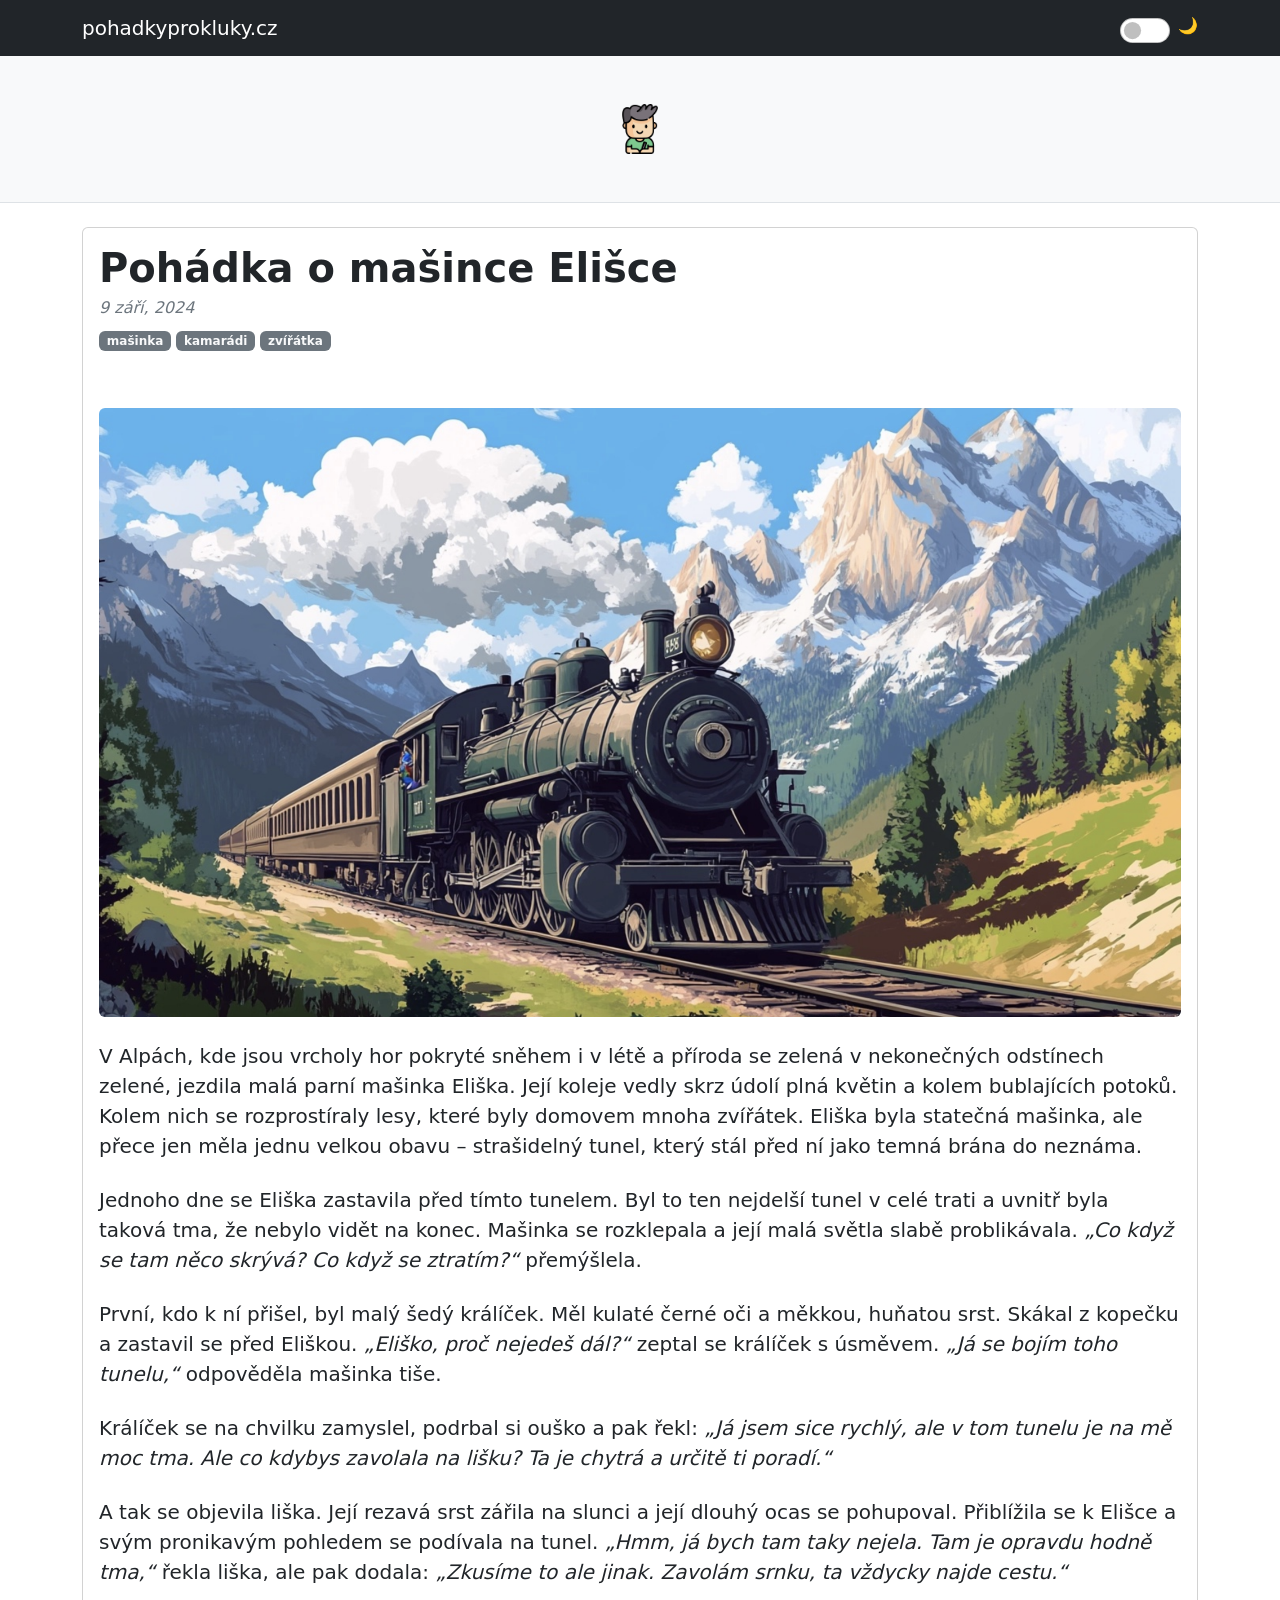
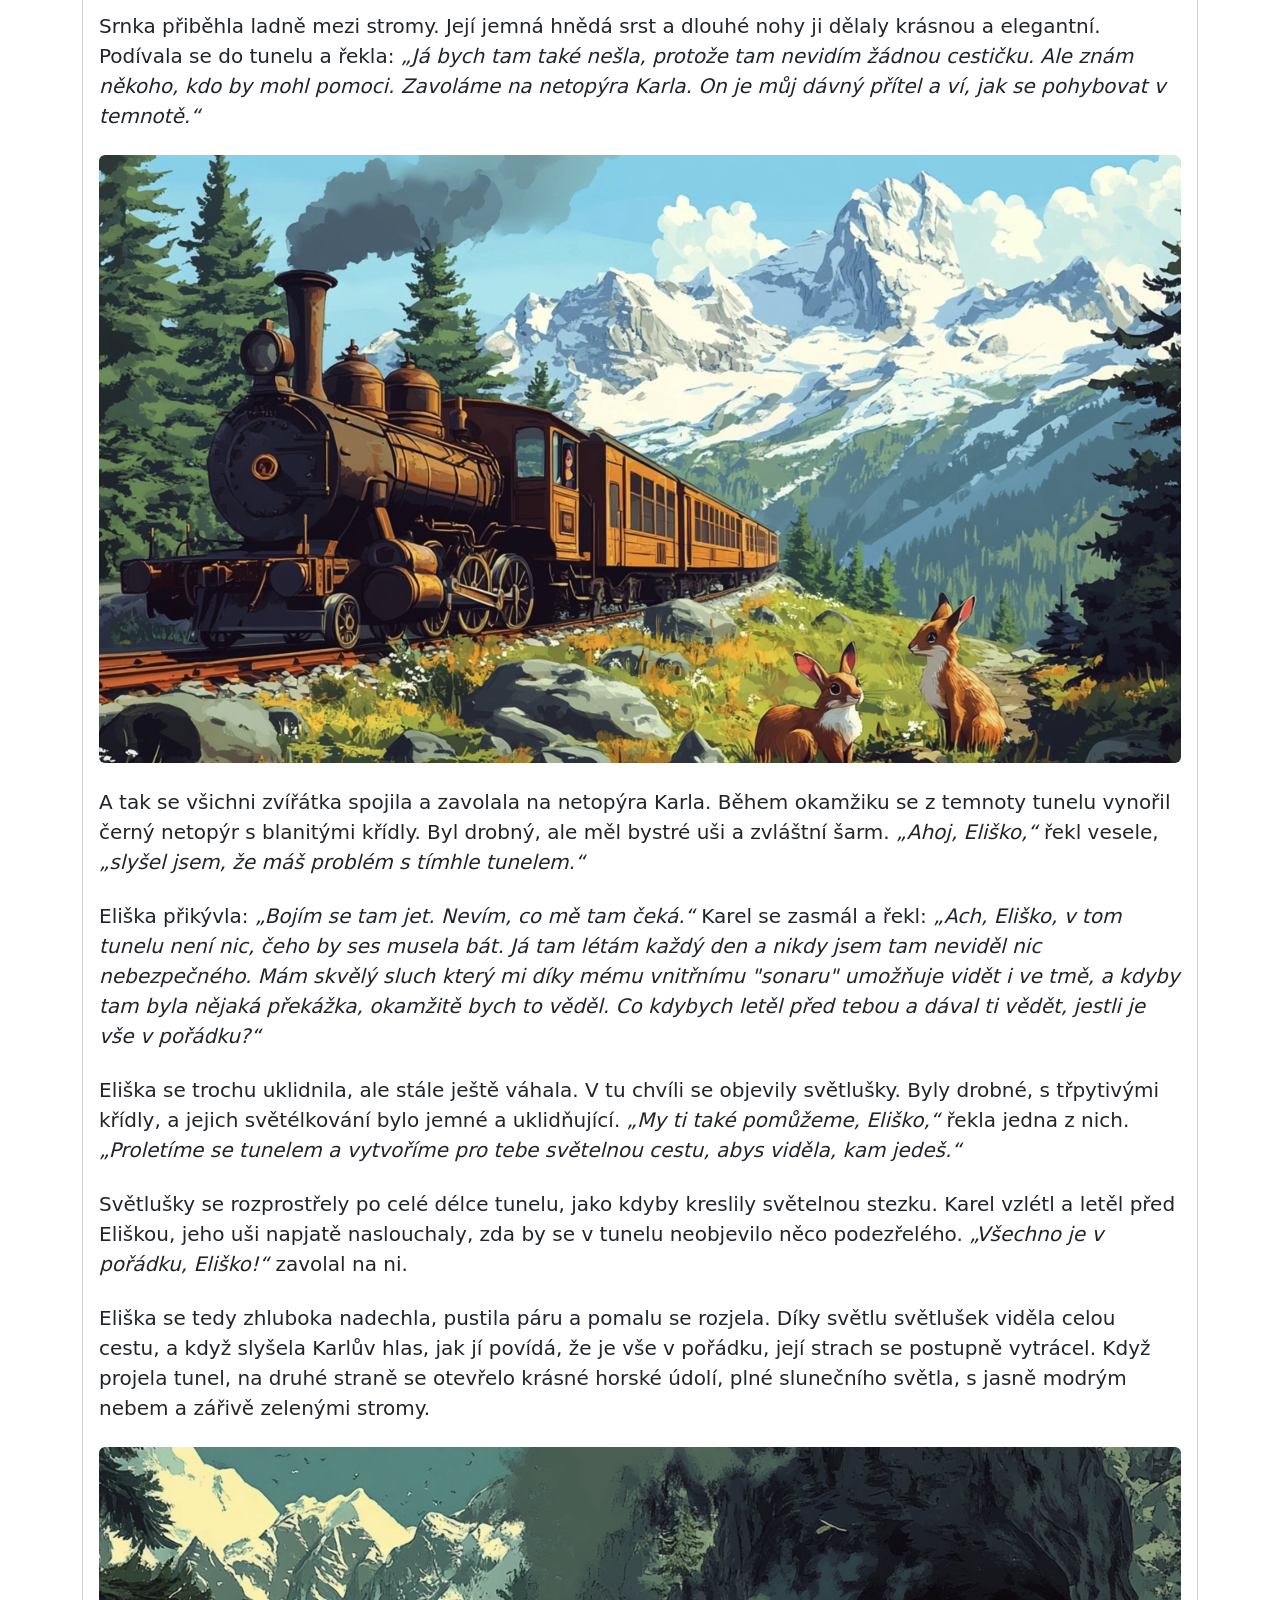
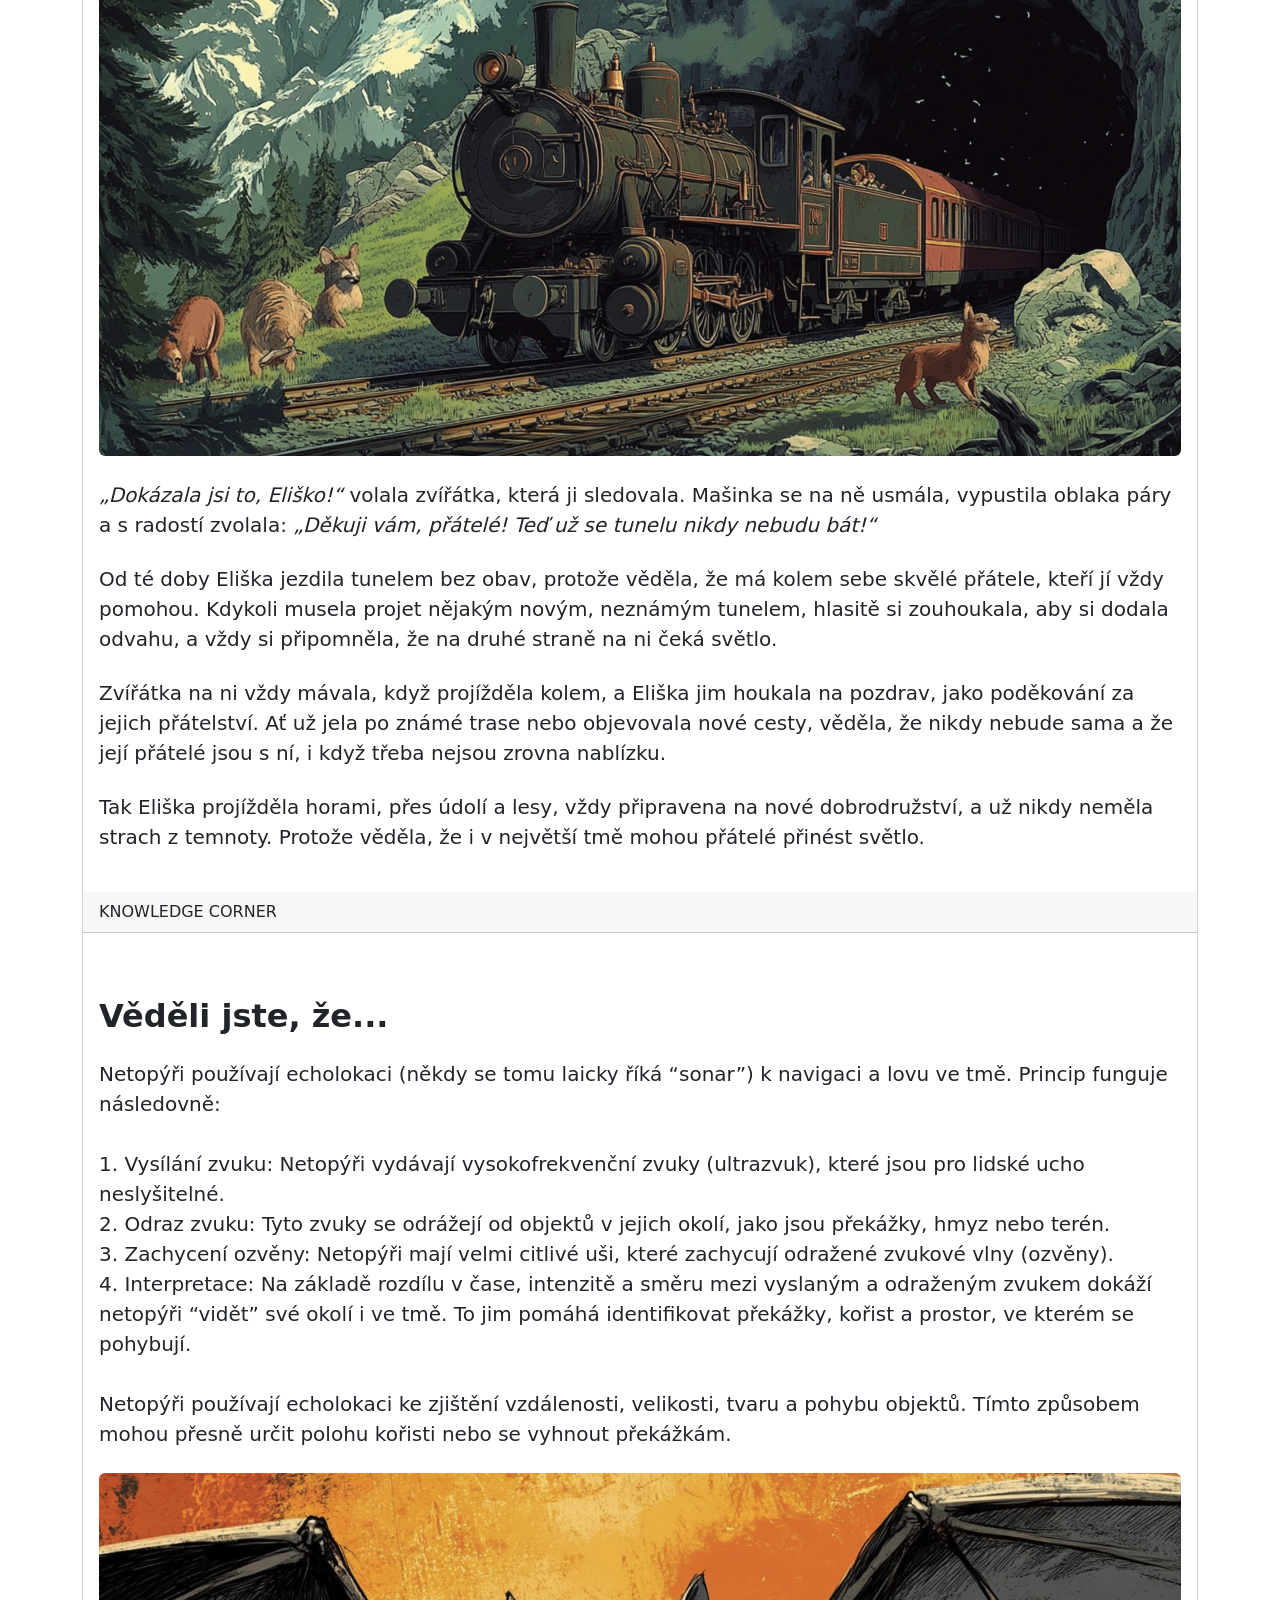
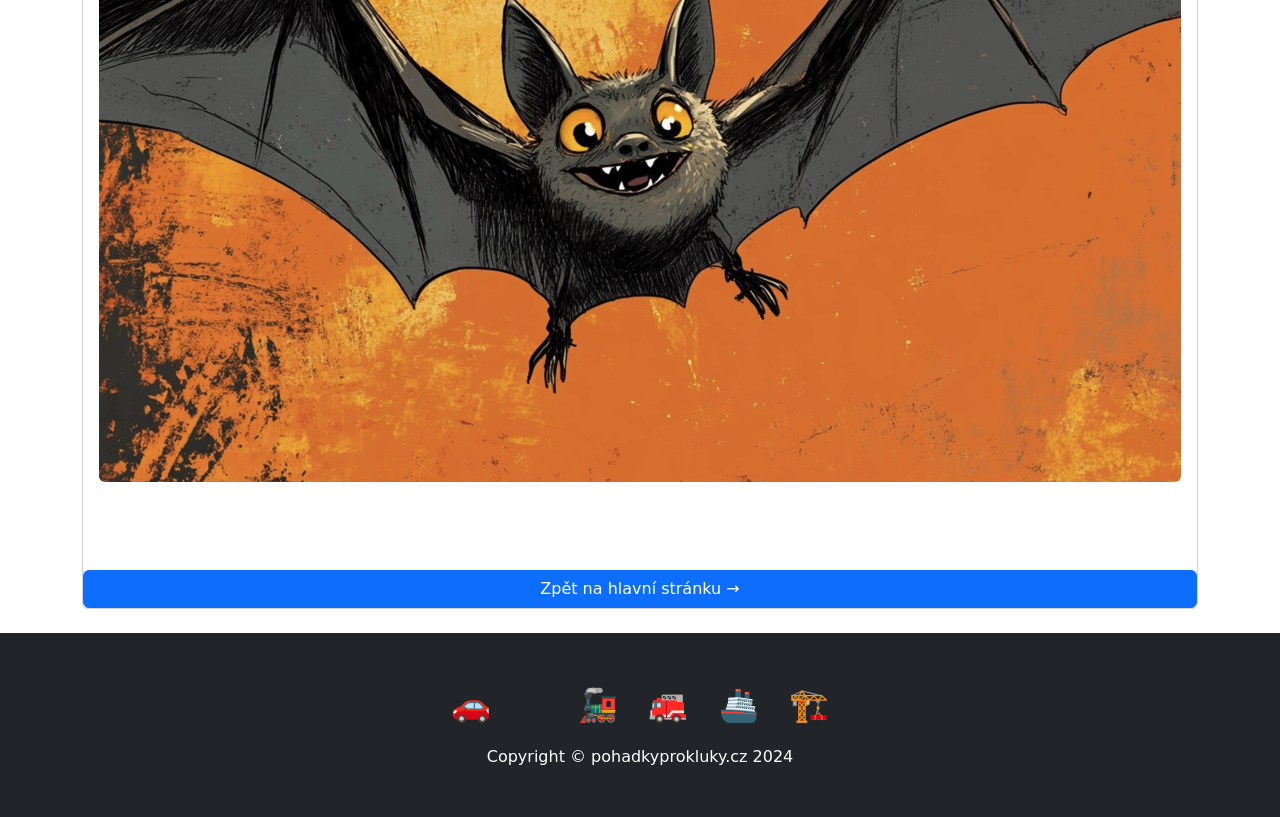
<file: pohadka-o-masince-elisce.html>
<!DOCTYPE html>
<html lang="cs-CZ">
    <head>
        <meta charset="utf-8" />
        <meta name="viewport" content="width=device-width, initial-scale=1, shrink-to-fit=no" />
        <meta name="description" content="Pohádka o statečné mašince Elišce, která překonává strach ze strašidelného tunelu a zachrání lesní zvířátka. Český příběh na dobrou noc o statečnosti a pomoci druhým." />
        <meta name="keywords" content="pohádka o mašince, vlak, tunel, statečnost, lesní zvířátka, pohádky na dobrou noc, české pohádky pro kluky" />
        <meta name="author" content="Roman Emphonic" />
        <meta name="robots" content="index, follow" />
        <meta name="language" content="cs-CZ" />
        <title>Pohádka o mašince Elišce - Statečná lokomotiva | Pohádky pro kluky</title>
        
        <!-- Open Graph Meta Tags -->
        <meta property="og:title" content="Pohádka o mašince Elišce - Statečná lokomotiva" />
        <meta property="og:description" content="Statečná mašinka Eliška překonává strach ze strašidelného tunelu a zachrání lesní zvířátka" />
        <meta property="og:type" content="article" />
        <meta property="og:url" content="https://pohadkyprokluky.cz/pohadka-o-masince-elisce.html" />
        <meta property="og:image" content="https://pohadkyprokluky.cz/assets/lokomotiva-alps.png" />
        <meta property="og:locale" content="cs_CZ" />
        <meta property="og:site_name" content="Pohádky pro kluky" />
        <meta property="article:author" content="Roman Emphonic" />
        <meta property="article:published_time" content="2024-09-11" />
        <meta property="article:section" content="Pohádky" />
        <meta property="article:tag" content="mašinka" />
        <meta property="article:tag" content="vlak" />
        <meta property="article:tag" content="statečnost" />
        
        <!-- Twitter Card Meta Tags -->
        <meta name="twitter:card" content="summary_large_image" />
        <meta name="twitter:title" content="Pohádka o mašince Elišce - Statečná lokomotiva" />
        <meta name="twitter:description" content="Statečná mašinka překonává strach a zachrání zvířátka" />
        <meta name="twitter:image" content="https://pohadkyprokluky.cz/assets/lokomotiva-alps.png" />
        <!-- Favicon-->
        <link rel="icon" type="image/x-icon" href="assets/favicon.ico" />
        <!-- Core theme CSS (includes Bootstrap)-->
        <link href="css/styles.css" rel="stylesheet" />
        <!-- Prevent flash of white on dark mode -->
        <script>
            (function() {
                if (localStorage.getItem('darkMode') === 'enabled') {
                    document.documentElement.classList.add('dark-mode-instant');
                    if (document.readyState === 'loading') {
                        document.addEventListener('DOMContentLoaded', function() {
                            document.body.classList.add('dark-mode');
                            setTimeout(function() {
                                document.documentElement.classList.remove('dark-mode-instant');
                            }, 50);
                        });
                    } else {
                        document.body.classList.add('dark-mode');
                        setTimeout(function() {
                            document.documentElement.classList.remove('dark-mode-instant');
                        }, 50);
                    }
                }
            })();
        </script>
        
        <!-- Structured Data -->
        <script type="application/ld+json">
        {
            "@context": "https://schema.org",
            "@type": "Article",
            "headline": "Pohádka o mašince Elišce - Statečná lokomotiva",
            "description": "Statečná mašinka Eliška překonává strach ze strašidelného tunelu a zachrání lesní zvířátka",
            "image": "https://pohadkyprokluky.cz/assets/lokomotiva-alps.png",
            "author": {
                "@type": "Person",
                "name": "Roman Emphonic"
            },
            "publisher": {
                "@type": "Person",
                "name": "Roman Emphonic"
            },
            "datePublished": "2024-09-11",
            "dateModified": "2024-09-11",
            "mainEntityOfPage": {
                "@type": "WebPage",
                "@id": "https://pohadkyprokluky.cz/pohadka-o-masince-elisce.html"
            },
            "genre": "Dětská pohádka",
            "inLanguage": "cs-CZ",
            "keywords": "pohádka, mašinka, vlak, tunel, statečnost, zvířátka",
            "about": [
                {
                    "@type": "Thing",
                    "name": "Vlaky a lokomotivy",
                    "description": "Příběh o statečné mašince a železniční dopravě"
                },
                {
                    "@type": "Thing", 
                    "name": "Statečnost",
                    "description": "Překonávání strachu a pomoc druhým"
                }
            ],
            "audience": {
                "@type": "Audience",
                "audienceType": "Děti 3-10 let"
            }
        }
        </script>
    </head>
    <!-- Google tag (gtag.js) -->
    <script async src="https://www.googletagmanager.com/gtag/js?id=G-P7T6HJN109"></script>
    <script>
        window.dataLayer = window.dataLayer || [];
        function gtag(){dataLayer.push(arguments);}
        gtag('js', new Date());

        gtag('config', 'G-P7T6HJN109');
    </script>
    <body>
        <!-- End Google Tag Manager (noscript) -->
        <!-- Responsive navbar-->
        <nav class="navbar navbar-expand-lg navbar-dark bg-dark">
            <div class="container">
                <a class="navbar-brand" href="https://pohadkyprokluky.cz/">pohadkyprokluky.cz</a>
                <div class="ms-auto">
                    <div class="form-check form-switch">
                        <input class="form-check-input" type="checkbox" id="darkModeToggle" style="width: 50px; height: 25px; cursor: pointer;">
                        <label class="form-check-label text-white ms-2" for="darkModeToggle" style="cursor: pointer;">
                            <span id="darkModeIcon">🌙</span>
                        </label>
                    </div>
                </div>
            </div>
        </nav>        <!-- Page header with logo and tagline-->
        <header class="py-5 bg-light border-bottom mb-4">
            <div class="container">
                <div class="text-center">
                    <img class="img-fluid rounded" src="assets/kluk.png" style="width: 50px; height: auto;" />
                </div>
            </div>
        </header>
        <!-- Page content-->
        <div class="container">
            <div class="row">
                <!-- Blog entries-->
                <div class="col-lg-12">
                    <!-- Featured blog post-->
                    <div class="card mb-4">
                            <!-- ARTICLE-->
                            <article>
                                <!-- Post header-->
                                <header class="mb-4">
                                    <div class="card-body">
                                        <!-- Post title-->
                                        <h1 class="fw-bolder mb-1">Pohádka o mašince Elišce</h1>
                                        <!-- Post meta content-->
                                        <div class="text-muted fst-italic mb-2">9 září, 2024</div>
                                        <!-- Post categories-->
                                        <a class="badge bg-secondary text-decoration-none link-light" href="#!">mašinka</a>
                                        <a class="badge bg-secondary text-decoration-none link-light" href="#!">kamarádi</a>
                                        <a class="badge bg-secondary text-decoration-none link-light" href="#!">zvířátka</a>
                                    </div>
                                </header>

                                <!-- Post content-->
                                <section class="mb-5">
                                    <div class="card-body">

                                        <!-- Preview image figure-->
                                        <figure class="mb-4"><img class="img-fluid rounded" src="assets/lokomotiva-alps.png" alt="Lokomotiva a zviratka" /></figure>

                                        <p class="fs-5 mb-4">
                                            V Alpách, kde jsou vrcholy hor pokryté sněhem i v létě a příroda se zelená v nekonečných odstínech zelené, jezdila malá parní mašinka Eliška. 
                                            Její koleje vedly skrz údolí plná květin a kolem bublajících potoků. Kolem nich se rozprostíraly lesy, které byly domovem mnoha zvířátek. 
                                            Eliška byla statečná mašinka, ale přece jen měla jednu velkou obavu – strašidelný tunel, který stál před ní jako temná brána do neznáma.
                                        </p>
                                        <p class="fs-5 mb-4">
                                            Jednoho dne se Eliška zastavila před tímto tunelem. Byl to ten nejdelší tunel v celé trati a uvnitř byla taková tma, že nebylo vidět na konec. 
                                            Mašinka se rozklepala a její malá světla slabě problikávala. <i>„Co když se tam něco skrývá? Co když se ztratím?“</i> přemýšlela.
                                        </p>
                                        <p class="fs-5 mb-4">
                                            První, kdo k ní přišel, byl malý šedý králíček. Měl kulaté černé oči a měkkou, huňatou srst. Skákal z kopečku a zastavil se před Eliškou. 
                                            <i>„Eliško, proč nejedeš dál?“</i> zeptal se králíček s úsměvem. <i>„Já se bojím toho tunelu,“</i> odpověděla mašinka tiše.
                                        </p>
                                        <p class="fs-5 mb-4">
                                            Králíček se na chvilku zamyslel, podrbal si ouško a pak řekl: <i>„Já jsem sice rychlý, ale v tom tunelu je na mě moc tma. 
                                            Ale co kdybys zavolala na lišku? Ta je chytrá a určitě ti poradí.“</i>
                                        </p>
                                        <p class="fs-5 mb-4">
                                            A tak se objevila liška. Její rezavá srst zářila na slunci a její dlouhý ocas se pohupoval. Přiblížila se k Elišce a svým pronikavým pohledem se podívala na tunel. 
                                            <i>„Hmm, já bych tam taky nejela. Tam je opravdu hodně tma,“</i> řekla liška, ale pak dodala: <i>„Zkusíme to ale jinak. Zavolám srnku, ta vždycky najde cestu.“</i>
                                        </p>
                                        <p class="fs-5 mb-4">
                                            Srnka přiběhla ladně mezi stromy. Její jemná hnědá srst a dlouhé nohy ji dělaly krásnou a elegantní. Podívala se do tunelu a řekla: 
                                            <i>„Já bych tam také nešla, protože tam nevidím žádnou cestičku. Ale znám někoho, kdo by mohl pomoci. Zavoláme na netopýra Karla. On je můj dávný přítel a ví, jak se pohybovat v temnotě.“</i>
                                        </p>

                                        <figure class="mb-4"><img class="img-fluid rounded" src="assets/lokomotiva-zviratka.png" alt="Lokomotiva a zviratka" /></figure>

                                        <p class="fs-5 mb-4">
                                            A tak se všichni zvířátka spojila a zavolala na netopýra Karla. Během okamžiku se z temnoty tunelu vynořil černý netopýr s blanitými křídly. 
                                            Byl drobný, ale měl bystré uši a zvláštní šarm. <i>„Ahoj, Eliško,“</i> řekl vesele, <i>„slyšel jsem, že máš problém s tímhle tunelem.“</i>
                                        </p>
                                        <p class="fs-5 mb-4">
                                            Eliška přikývla: <i>„Bojím se tam jet. Nevím, co mě tam čeká.“</i> Karel se zasmál a řekl: <i>„Ach, Eliško, v tom tunelu není nic, čeho by ses musela bát. 
                                            Já tam létám každý den a nikdy jsem tam neviděl nic nebezpečného. Mám skvělý sluch který mi díky mému vnitřnímu "sonaru" umožňuje vidět i ve tmě, a kdyby tam byla nějaká překážka, okamžitě bych to věděl. 
                                            Co kdybych letěl před tebou a dával ti vědět, jestli je vše v pořádku?“</i>
                                        </p>
                                        <p class="fs-5 mb-4">
                                            Eliška se trochu uklidnila, ale stále ještě váhala. V tu chvíli se objevily světlušky. Byly drobné, s třpytivými křídly, a jejich světélkování bylo jemné a uklidňující. 
                                            <i>„My ti také pomůžeme, Eliško,“</i> řekla jedna z nich. <i>„Proletíme se tunelem a vytvoříme pro tebe světelnou cestu, abys viděla, kam jedeš.“</i>
                                        </p>
                                        <p class="fs-5 mb-4">
                                            Světlušky se rozprostřely po celé délce tunelu, jako kdyby kreslily světelnou stezku. Karel vzlétl a letěl před Eliškou, jeho uši napjatě naslouchaly, 
                                            zda by se v tunelu neobjevilo něco podezřelého. <i>„Všechno je v pořádku, Eliško!“</i> zavolal na ni. 
                                        </p>
                                        <p class="fs-5 mb-4">
                                            Eliška se tedy zhluboka nadechla, pustila páru a pomalu se rozjela. Díky světlu světlušek viděla celou cestu, a když slyšela Karlův hlas, 
                                            jak jí povídá, že je vše v pořádku, její strach se postupně vytrácel. Když projela tunel, na druhé straně se otevřelo krásné horské údolí, 
                                            plné slunečního světla, s jasně modrým nebem a zářivě zelenými stromy.
                                        </p>

                                        <figure class="mb-4"><img class="img-fluid rounded" src="assets/lokomotiva-konec.png" alt="Lokomotiva a zviratka" /></figure>

                                        <p class="fs-5 mb-4">
                                            <i>„Dokázala jsi to, Eliško!“</i> volala zvířátka, která ji sledovala. Mašinka se na ně usmála, vypustila oblaka páry a s radostí zvolala: 
                                            <i>„Děkuji vám, přátelé! Teď už se tunelu nikdy nebudu bát!“</i>
                                        </p>
                                        <p class="fs-5 mb-4">
                                            Od té doby Eliška jezdila tunelem bez obav, protože věděla, že má kolem sebe skvělé přátele, kteří jí vždy pomohou. Kdykoli musela projet nějakým novým, neznámým tunelem, 
                                            hlasitě si zouhoukala, aby si dodala odvahu, a vždy si připomněla, že na druhé straně na ni čeká světlo.
                                        </p>
                                        <p class="fs-5 mb-4">
                                            Zvířátka na ni vždy mávala, když projížděla kolem, a Eliška jim houkala na pozdrav, jako poděkování za jejich přátelství. Ať už jela po známé trase nebo objevovala nové cesty, 
                                            věděla, že nikdy nebude sama a že její přátelé jsou s ní, i když třeba nejsou zrovna nablízku.
                                        </p>
                                        <p class="fs-5 mb-4">
                                            Tak Eliška projížděla horami, přes údolí a lesy, vždy připravena na nové dobrodružství, a už nikdy neměla strach z temnoty. 
                                            Protože věděla, že i v největší tmě mohou přátelé přinést světlo.
                                        </p>
                                    </div>
                                    <div class="card-header">KNOWLEDGE CORNER</div>
                                    <div class="card-body">
                                        <h2 class="fw-bolder mb-4 mt-5">Věděli jste, že...</h2>
                                        <p class="fs-5 mb-4">
                                            Netopýři používají echolokaci (někdy se tomu laicky říká “sonar”) k navigaci a lovu ve tmě. Princip funguje následovně:
                                            </br></br>
                                            1.	Vysílání zvuku: Netopýři vydávají vysokofrekvenční zvuky (ultrazvuk), které jsou pro lidské ucho neslyšitelné. 
                                            </br>
                                            2.	Odraz zvuku: Tyto zvuky se odrážejí od objektů v jejich okolí, jako jsou překážky, hmyz nebo terén.
                                            </br>
                                            3.	Zachycení ozvěny: Netopýři mají velmi citlivé uši, které zachycují odražené zvukové vlny (ozvěny).
                                            </br>
                                            4.	Interpretace: Na základě rozdílu v čase, intenzitě a směru mezi vyslaným a odraženým zvukem dokáží netopýři “vidět” své okolí i ve tmě. To jim pomáhá identifikovat překážky, kořist a prostor, ve kterém se pohybují.
                                            </br></br>
                                            Netopýři používají echolokaci ke zjištění vzdálenosti, velikosti, tvaru a pohybu objektů. Tímto způsobem mohou přesně určit polohu kořisti nebo se vyhnout překážkám.
                                        </p>

                                        <figure class="mb-4"><img class="img-fluid rounded" src="assets/netopyr.png" alt="netopyr pro deti" /></figure>

                                    </div>

                                </section>
                            </article>

                            <a class="btn btn-primary" href="index.html">Zpět na hlavní stránku →</a>
                        </div>
                    </div>
                </div>
        </div>
        <!-- Footer-->
        <footer class="py-5 bg-dark">
            <div class="container">
                <div class="text-center">
                    <div class="footer-vehicles mb-3">
                        <span style="--delay: 0">🚗</span>
                        <span style="--delay: 1">✈️</span>
                        <span style="--delay: 2">🚂</span>
                        <span style="--delay: 3">🚒</span>
                        <span style="--delay: 4">🚢</span>
                        <span style="--delay: 5">🏗️</span>
                    </div>
                    <p class="m-0 text-center text-white">Copyright &copy; pohadkyprokluky.cz 2024</p>
                </div>
            </div>
        </footer>        <script src="https://cdn.jsdelivr.net/npm/bootstrap@5.2.3/dist/js/bootstrap.bundle.min.js"></script>
        <!-- Core theme JS-->
        <script src="js/scripts.js"></script>
    </body>
</html>
</file>
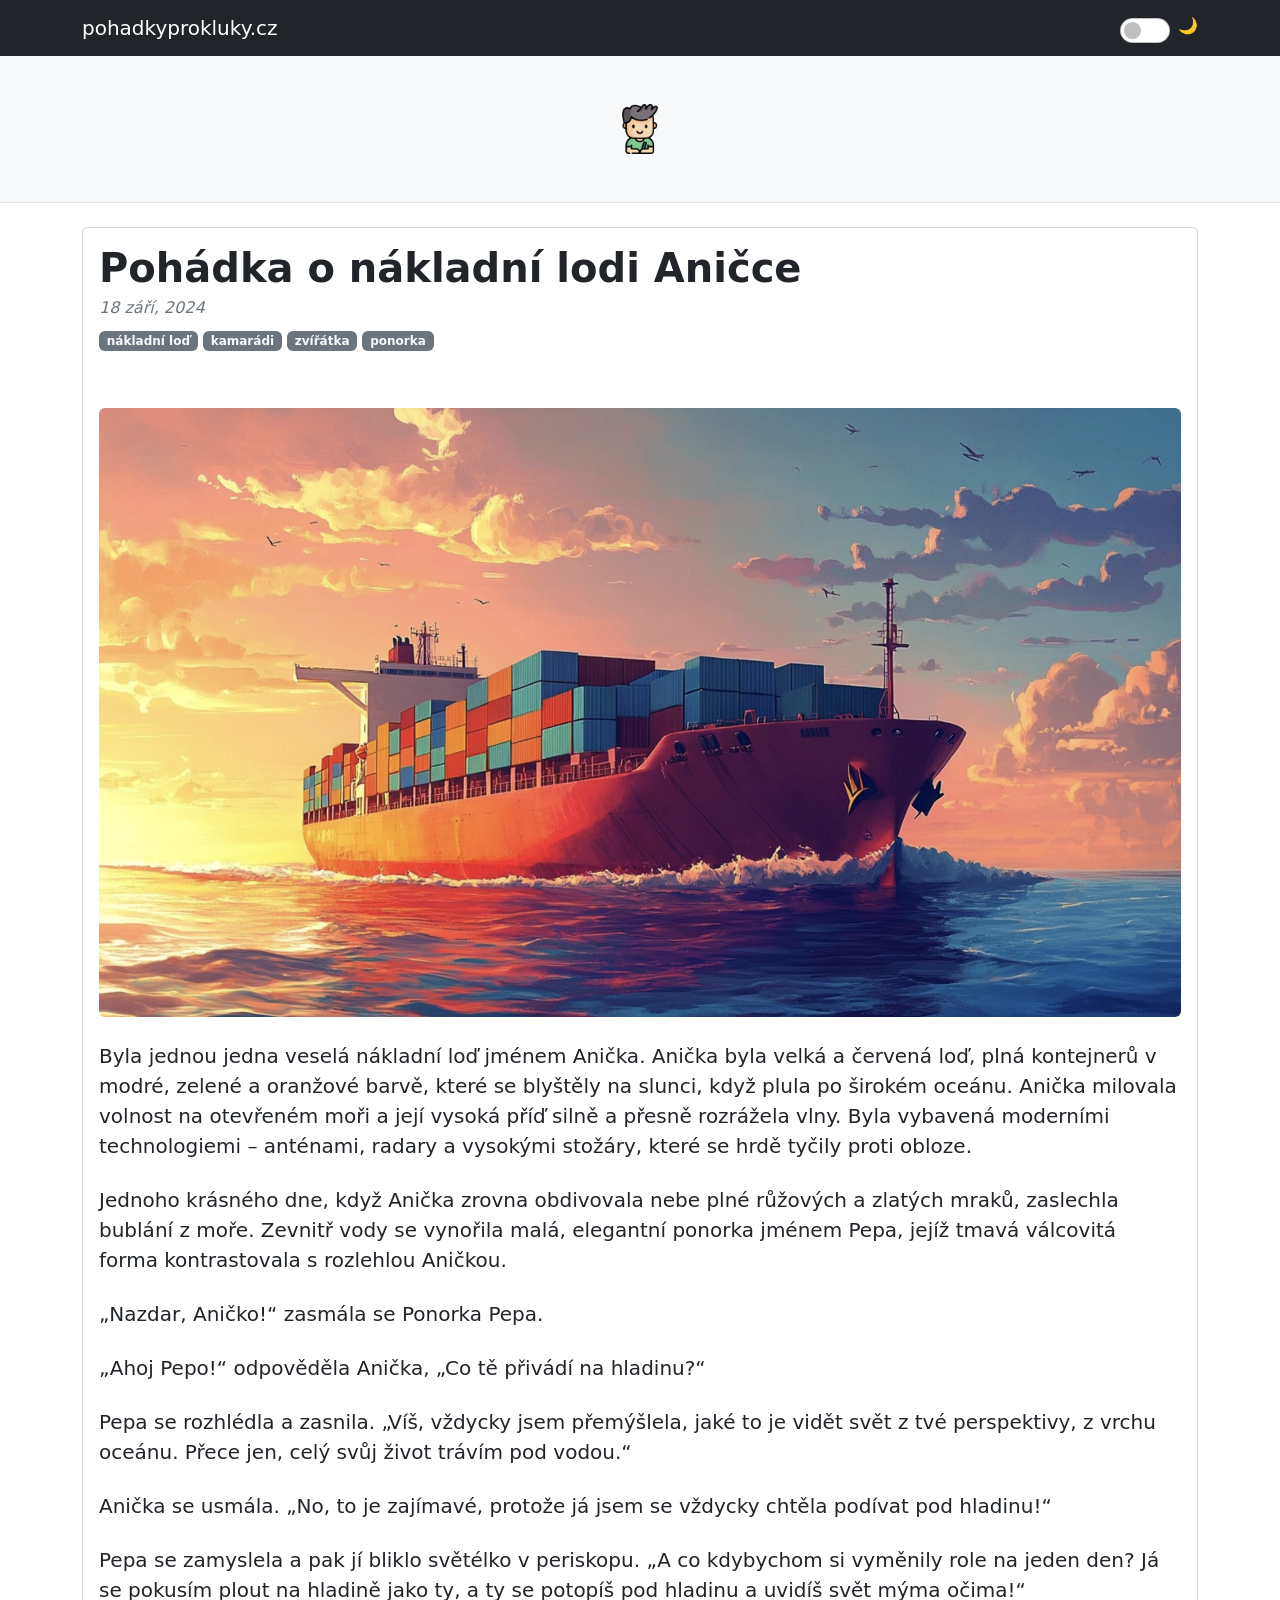
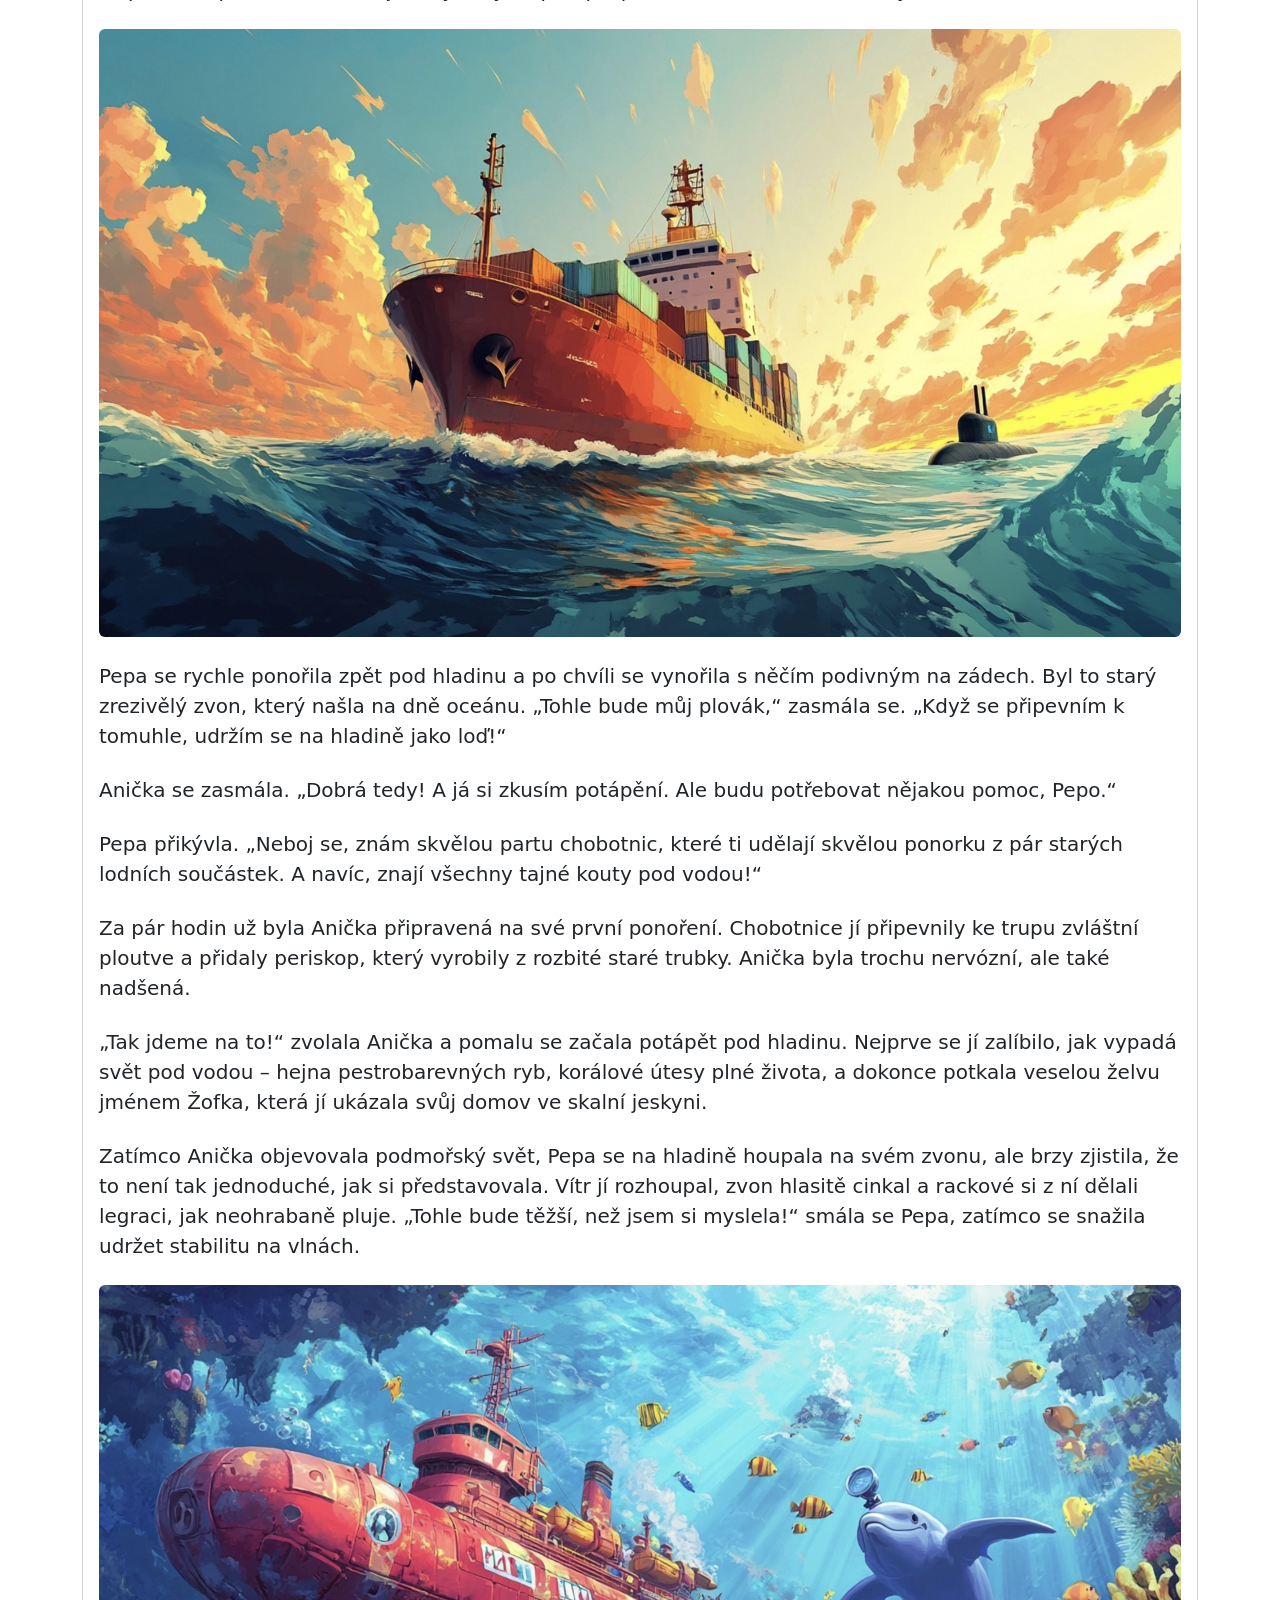
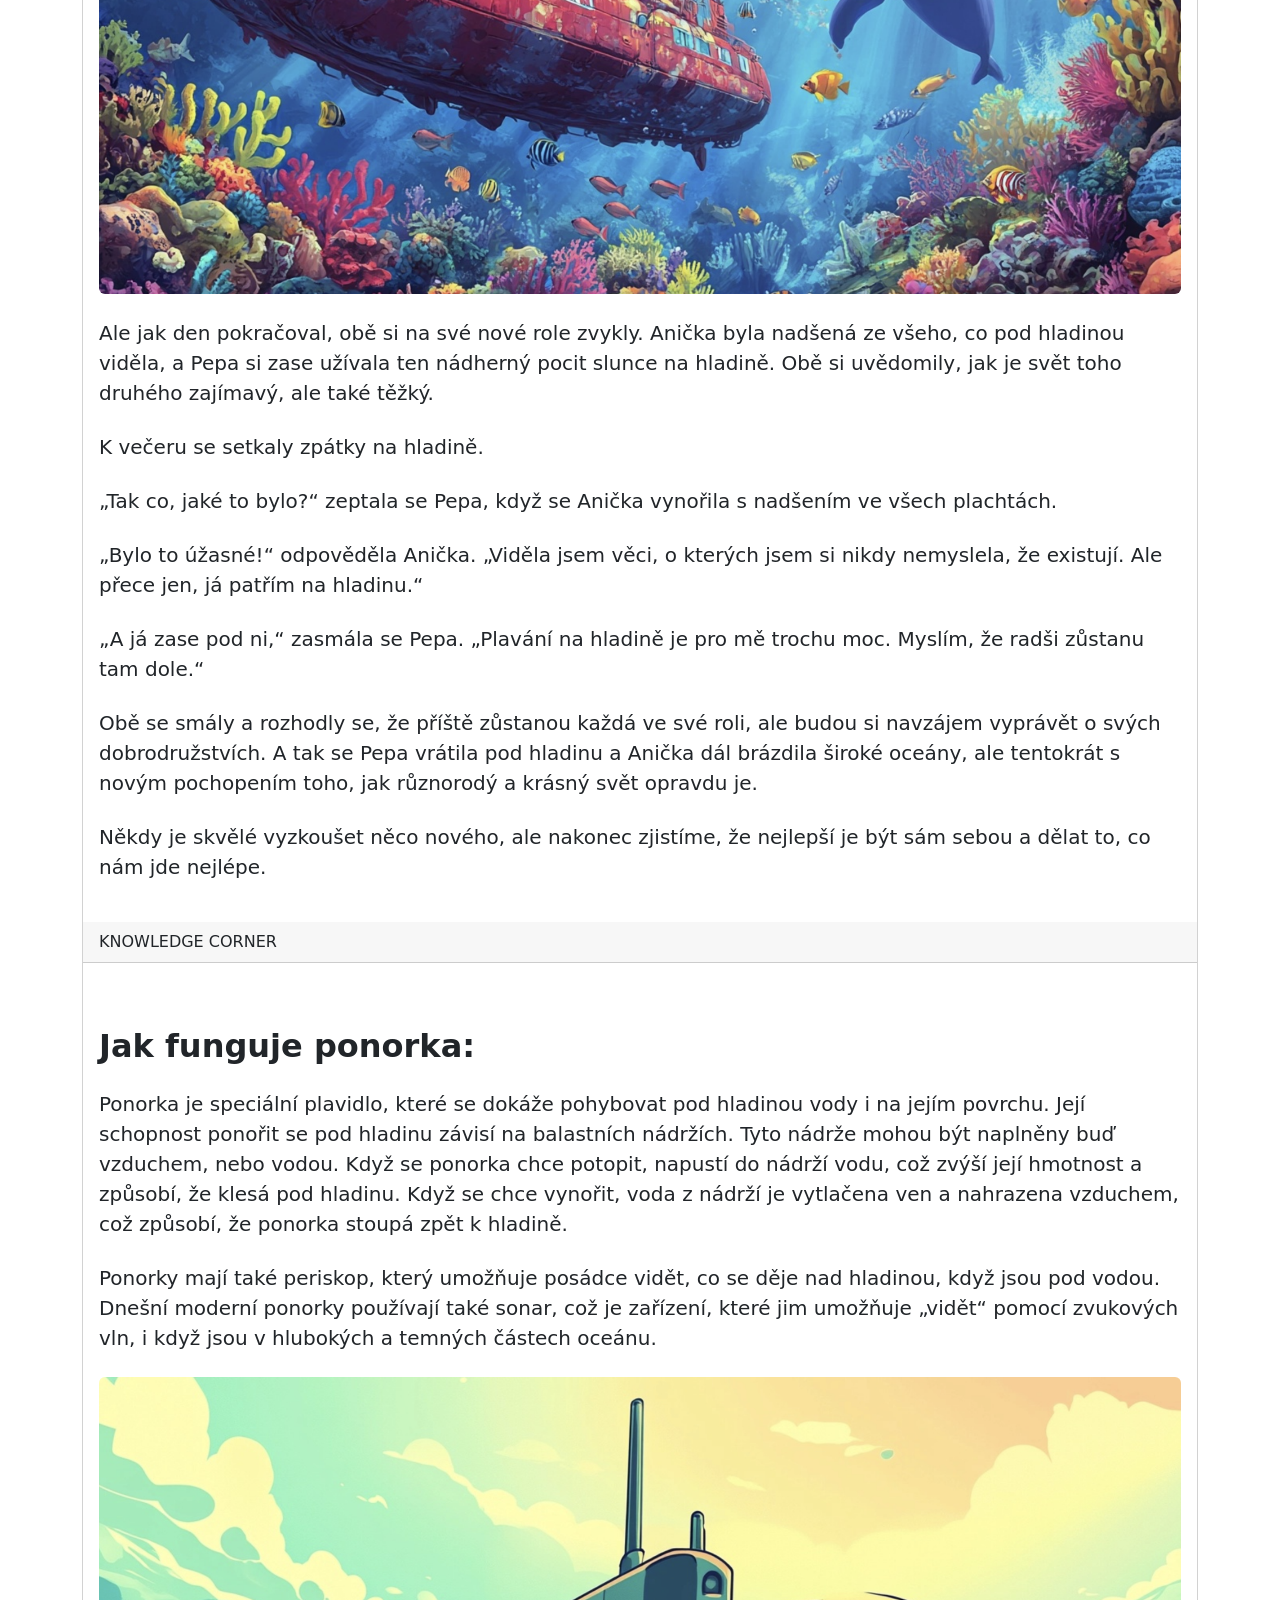
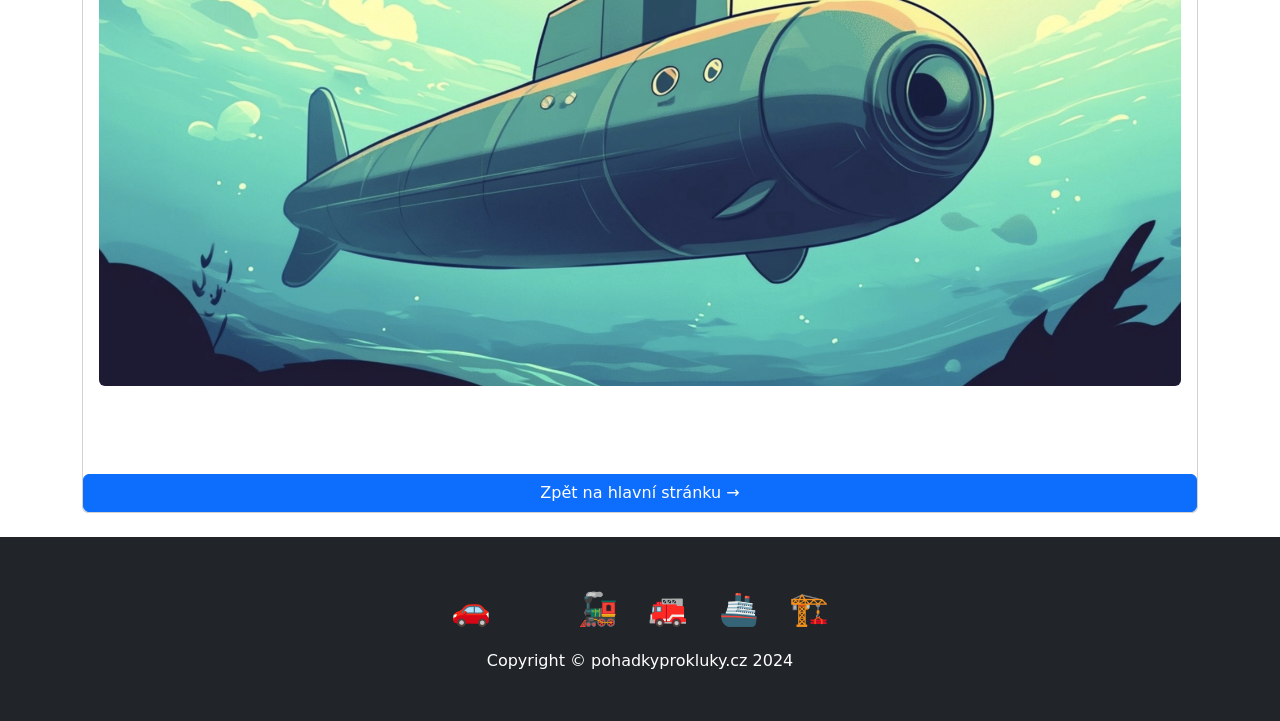
<file: pohadka-o-nakladni-lodi.html>
<!DOCTYPE html>
<html lang="cs-CZ">
    <head>
        <meta charset="utf-8" />
        <meta name="viewport" content="width=device-width, initial-scale=1, shrink-to-fit=no" />
        <meta name="description" content="Pohádka o nákladní lodi Aničce, která zažije dobrodružství s ponorkou a naučí se být sama sebou. Český příběh na dobrou noc o sebeacceptaci a objevování nových možností." />
        <meta name="keywords" content="pohádka o lodi, ponorka, moře, být sám sebou, dobrodružství, pohádky na dobrou noc, české pohádky pro kluky" />
        <meta name="author" content="Roman Emphonic" />
        <meta name="robots" content="index, follow" />
        <meta name="language" content="cs-CZ" />
        <title>Pohádka o nákladní lodi Aničce - Dobrodružství s ponorkou | Pohádky pro kluky</title>
        
        <!-- Open Graph Meta Tags -->
        <meta property="og:title" content="Pohádka o nákladní lodi Aničce - Dobrodružství s ponorkou" />
        <meta property="og:description" content="Nákladní loď Anička zažije dobrodružství s ponorkou a naučí se být sama sebou" />
        <meta property="og:type" content="article" />
        <meta property="og:url" content="https://pohadkyprokluky.cz/pohadka-o-nakladni-lodi.html" />
        <meta property="og:image" content="https://pohadkyprokluky.cz/assets/lod-nakladni.png" />
        <meta property="og:locale" content="cs_CZ" />
        <meta property="og:site_name" content="Pohádky pro kluky" />
        <meta property="article:author" content="Roman Emphonic" />
        <meta property="article:published_time" content="2024-09-18" />
        <meta property="article:section" content="Pohádky" />
        <meta property="article:tag" content="loď" />
        <meta property="article:tag" content="ponorka" />
        <meta property="article:tag" content="sebeacceptace" />
        
        <!-- Twitter Card Meta Tags -->
        <meta name="twitter:card" content="summary_large_image" />
        <meta name="twitter:title" content="Pohádka o nákladní lodi Aničce - Dobrodružství s ponorkou" />
        <meta name="twitter:description" content="Nákladní loď objevuje moře s ponorkou a učí se být sama sebou" />
        <meta name="twitter:image" content="https://pohadkyprokluky.cz/assets/lod-nakladni.png" />
        <!-- Favicon-->
        <link rel="icon" type="image/x-icon" href="assets/favicon.ico" />
        <!-- Core theme CSS (includes Bootstrap)-->
        <link href="css/styles.css" rel="stylesheet" />
        <!-- Prevent flash of white on dark mode -->
        <script>
            (function() {
                if (localStorage.getItem('darkMode') === 'enabled') {
                    document.documentElement.classList.add('dark-mode-instant');
                    if (document.readyState === 'loading') {
                        document.addEventListener('DOMContentLoaded', function() {
                            document.body.classList.add('dark-mode');
                            setTimeout(function() {
                                document.documentElement.classList.remove('dark-mode-instant');
                            }, 50);
                        });
                    } else {
                        document.body.classList.add('dark-mode');
                        setTimeout(function() {
                            document.documentElement.classList.remove('dark-mode-instant');
                        }, 50);
                    }
                }
            })();
        </script>
        
        <!-- Structured Data -->
        <script type="application/ld+json">
        {
            "@context": "https://schema.org",
            "@type": "Article",
            "headline": "Pohádka o nákladní lodi Aničce - Dobrodružství s ponorkou",
            "description": "Nákladní loď Anička zažije dobrodružství s ponorkou a naučí se být sama sebou",
            "image": "https://pohadkyprokluky.cz/assets/lod-nakladni.png",
            "author": {
                "@type": "Person",
                "name": "Roman Emphonic"
            },
            "publisher": {
                "@type": "Person",
                "name": "Roman Emphonic"
            },
            "datePublished": "2024-09-18",
            "dateModified": "2024-09-18",
            "mainEntityOfPage": {
                "@type": "WebPage",
                "@id": "https://pohadkyprokluky.cz/pohadka-o-nakladni-lodi.html"
            },
            "genre": "Dětská pohádka",
            "inLanguage": "cs-CZ",
            "keywords": "pohádka, loď, ponorka, moře, sebeacceptace, dobrodružství",
            "about": [
                {
                    "@type": "Thing",
                    "name": "Lodě a ponorky",
                    "description": "Příběh o lodní dopravě a mořských plavidlech"
                },
                {
                    "@type": "Thing", 
                    "name": "Sebeacceptace",
                    "description": "Být sám sebou a přijmout svou identitu"
                }
            ],
            "audience": {
                "@type": "Audience",
                "audienceType": "Děti 3-10 let"
            }
        }
        </script>
    </head>
    <!-- Google tag (gtag.js) -->
    <script async src="https://www.googletagmanager.com/gtag/js?id=G-P7T6HJN109"></script>
    <script>
        window.dataLayer = window.dataLayer || [];
        function gtag(){dataLayer.push(arguments);}
        gtag('js', new Date());

        gtag('config', 'G-P7T6HJN109');
    </script>
    <body>
        <!-- End Google Tag Manager (noscript) -->
        <!-- Responsive navbar-->
        <nav class="navbar navbar-expand-lg navbar-dark bg-dark">
            <div class="container">
                <a class="navbar-brand" href="https://pohadkyprokluky.cz/">pohadkyprokluky.cz</a>
                <div class="ms-auto">
                    <div class="form-check form-switch">
                        <input class="form-check-input" type="checkbox" id="darkModeToggle" style="width: 50px; height: 25px; cursor: pointer;">
                        <label class="form-check-label text-white ms-2" for="darkModeToggle" style="cursor: pointer;">
                            <span id="darkModeIcon">🌙</span>
                        </label>
                    </div>
                </div>
            </div>
        </nav>        <!-- Page header with logo and tagline-->
        <header class="py-5 bg-light border-bottom mb-4">
            <div class="container">
                <div class="text-center">
                    <img class="img-fluid rounded" src="assets/kluk.png" style="width: 50px; height: auto;" />
                </div>
            </div>
        </header>
        <!-- Page content-->
        <div class="container">
            <div class="row">
                <!-- Blog entries-->
                <div class="col-lg-12">
                    <!-- Featured blog post-->
                    <div class="card mb-4">
                            <!-- ARTICLE-->
                            <article>
                                <!-- Post header-->
                                <header class="mb-4">
                                    <div class="card-body">
                                        <!-- Post title-->
                                        <h1 class="fw-bolder mb-1">Pohádka o nákladní lodi Aničce</h1>
                                        <!-- Post meta content-->
                                        <div class="text-muted fst-italic mb-2">18 září, 2024</div>
                                        <!-- Post categories-->
                                        <a class="badge bg-secondary text-decoration-none link-light" href="#!">nákladní loď</a>
                                        <a class="badge bg-secondary text-decoration-none link-light" href="#!">kamarádi</a>
                                        <a class="badge bg-secondary text-decoration-none link-light" href="#!">zvířátka</a>
                                        <a class="badge bg-secondary text-decoration-none link-light" href="#!">ponorka</a>
                                    </div>
                                </header>

                                <!-- Post content-->
                                <section class="mb-5">
                                    <div class="card-body">

                                        <!-- Preview image figure-->
                                        <figure class="mb-4"><img class="img-fluid rounded" src="assets/lod-nakladni.png" alt="Nakladni lod, pohadka" /></figure>

                                        <p class="fs-5 mb-4">  
                                            Byla jednou jedna veselá nákladní loď jménem Anička. Anička byla velká a červená loď, plná kontejnerů v modré, zelené a oranžové barvě, které se blyštěly na slunci, když plula po širokém oceánu. Anička milovala volnost na otevřeném moři a její vysoká příď silně a přesně rozrážela vlny. Byla vybavená moderními technologiemi – anténami, radary a vysokými stožáry, které se hrdě tyčily proti obloze.
                                        </p>

                                        <p class="fs-5 mb-4">
                                            Jednoho krásného dne, když Anička zrovna obdivovala nebe plné růžových a zlatých mraků, zaslechla bublání z moře. Zevnitř vody se vynořila malá, elegantní ponorka jménem Pepa, jejíž tmavá válcovitá forma kontrastovala s rozlehlou Aničkou.
                                        </p>

                                        <p class="fs-5 mb-4">
                                            „Nazdar, Aničko!“ zasmála se Ponorka Pepa.
                                        </p>

                                        <p class="fs-5 mb-4">
                                            „Ahoj Pepo!“ odpověděla Anička, „Co tě přivádí na hladinu?“
                                        </p>

                                        <p class="fs-5 mb-4">
                                            Pepa se rozhlédla a zasnila. „Víš, vždycky jsem přemýšlela, jaké to je vidět svět z tvé perspektivy, z vrchu oceánu. Přece jen, celý svůj život trávím pod vodou.“
                                        </p>

                                        <p class="fs-5 mb-4">
                                            Anička se usmála. „No, to je zajímavé, protože já jsem se vždycky chtěla podívat pod hladinu!“
                                        </p>
                                            
                                        <p class="fs-5 mb-4">
                                            Pepa se zamyslela a pak jí bliklo světélko v periskopu. „A co kdybychom si vyměnily role na jeden den? Já se pokusím plout na hladině jako ty, a ty se potopíš pod hladinu a uvidíš svět mýma očima!“
                                        </p>


                                        <!-- Preview image figure-->
                                        <figure class="mb-4"><img class="img-fluid rounded" src="assets/cargoship-main.png" alt="Nakladni lod, pohadka" /></figure>
                                        
                                                
                                        <p class="fs-5 mb-4">
                                            Pepa se rychle ponořila zpět pod hladinu a po chvíli se vynořila s něčím podivným na zádech. Byl to starý zrezivělý zvon, který našla na dně oceánu. „Tohle bude můj plovák,“ zasmála se. „Když se připevním k tomuhle, udržím se na hladině jako loď!“
                                        </p>
                                            
                                        <p class="fs-5 mb-4">
                                            Anička se zasmála. „Dobrá tedy! A já si zkusím potápění. Ale budu potřebovat nějakou pomoc, Pepo.“
                                        </p>

                                        <p class="fs-5 mb-4">
                                            Pepa přikývla. „Neboj se, znám skvělou partu chobotnic, které ti udělají skvělou ponorku z pár starých lodních součástek. A navíc, znají všechny tajné kouty pod vodou!“
                                        </p>

                                        <p class="fs-5 mb-4">
                                            Za pár hodin už byla Anička připravená na své první ponoření. Chobotnice jí připevnily ke trupu zvláštní ploutve a přidaly periskop, který vyrobily z rozbité staré trubky. Anička byla trochu nervózní, ale také nadšená.
                                        </p>

                                        <p class="fs-5 mb-4">
                                            „Tak jdeme na to!“ zvolala Anička a pomalu se začala potápět pod hladinu. Nejprve se jí zalíbilo, jak vypadá svět pod vodou – hejna pestrobarevných ryb, korálové útesy plné života, a dokonce potkala veselou želvu jménem Žofka, která jí ukázala svůj domov ve skalní jeskyni.
                                        </p>
                                        <p class="fs-5 mb-4">
                                            Zatímco Anička objevovala podmořský svět, Pepa se na hladině houpala na svém zvonu, ale brzy zjistila, že to není tak jednoduché, jak si představovala. Vítr jí rozhoupal, zvon hlasitě cinkal a rackové si z ní dělali legraci, jak neohrabaně pluje. „Tohle bude těžší, než jsem si myslela!“ smála se Pepa, zatímco se snažila udržet stabilitu na vlnách.
                                        </p>


                                        <!-- Preview image figure-->
                                        <figure class="mb-4"><img class="img-fluid rounded" src="assets/ponorka-delfin.png" alt="Nakladni lod, pohadka" /></figure>
                                        
                                        <p class="fs-5 mb-4">
                                            Ale jak den pokračoval, obě si na své nové role zvykly. Anička byla nadšená ze všeho, co pod hladinou viděla, a Pepa si zase užívala ten nádherný pocit slunce na hladině. Obě si uvědomily, jak je svět toho druhého zajímavý, ale také těžký.
                                        </p>
                                            
                                        <p class="fs-5 mb-4">
                                            K večeru se setkaly zpátky na hladině.
                                        </p>

                                        <p class="fs-5 mb-4">
                                            „Tak co, jaké to bylo?“ zeptala se Pepa, když se Anička vynořila s nadšením ve všech plachtách.
                                        </p>

                                        <p class="fs-5 mb-4">
                                            „Bylo to úžasné!“ odpověděla Anička. „Viděla jsem věci, o kterých jsem si nikdy nemyslela, že existují. Ale přece jen, já patřím na hladinu.“
                                        </p>

                                        <p class="fs-5 mb-4">
                                            „A já zase pod ni,“ zasmála se Pepa. „Plavání na hladině je pro mě trochu moc. Myslím, že radši zůstanu tam dole.“
                                        </p>

                                        <p class="fs-5 mb-4">
                                            Obě se smály a rozhodly se, že příště zůstanou každá ve své roli, ale budou si navzájem vyprávět o svých dobrodružstvích. A tak se Pepa vrátila pod hladinu a Anička dál brázdila široké oceány, ale tentokrát s novým pochopením toho, jak různorodý a krásný svět opravdu je.
                                        </p>

                                        <p class="fs-5 mb-4">
                                            Někdy je skvělé vyzkoušet něco nového, ale nakonec zjistíme, že nejlepší je být sám sebou a dělat to, co nám jde nejlépe.
                                        </p>
                                    
                                            
                                    </div>
                                    <div class="card-header">KNOWLEDGE CORNER</div>
                                    <div class="card-body">
                                        <h2 class="fw-bolder mb-4 mt-5">Jak funguje ponorka:</h2>
                                        <p class="fs-5 mb-4">
                                            Ponorka je speciální plavidlo, které se dokáže pohybovat pod hladinou vody i na jejím povrchu. Její schopnost ponořit se pod hladinu závisí na balastních nádržích. Tyto nádrže mohou být naplněny buď vzduchem, nebo vodou. Když se ponorka chce potopit, napustí do nádrží vodu, což zvýší její hmotnost a způsobí, že klesá pod hladinu. Když se chce vynořit, voda z nádrží je vytlačena ven a nahrazena vzduchem, což způsobí, že ponorka stoupá zpět k hladině.
                                        </p>
                                        <p class="fs-5 mb-4">
                                            Ponorky mají také periskop, který umožňuje posádce vidět, co se děje nad hladinou, když jsou pod vodou. Dnešní moderní ponorky používají také sonar, což je zařízení, které jim umožňuje „vidět“ pomocí zvukových vln, i když jsou v hlubokých a temných částech oceánu.
                                        </p>
                                        <figure class="mb-4"><img class="img-fluid rounded" src="assets/ponorka.png" alt="netopyr pro deti" /></figure>

                                    </div>

                                </section>
                            </article>

                            <a class="btn btn-primary" href="index.html">Zpět na hlavní stránku →</a>
                        </div>
                    </div>
                </div>
        </div>
        <!-- Footer-->
        <footer class="py-5 bg-dark">
            <div class="container">
                <div class="text-center">
                    <div class="footer-vehicles mb-3">
                        <span style="--delay: 0">🚗</span>
                        <span style="--delay: 1">✈️</span>
                        <span style="--delay: 2">🚂</span>
                        <span style="--delay: 3">🚒</span>
                        <span style="--delay: 4">🚢</span>
                        <span style="--delay: 5">🏗️</span>
                    </div>
                    <p class="m-0 text-center text-white">Copyright &copy; pohadkyprokluky.cz 2024</p>
                </div>
            </div>
        </footer>        <script src="https://cdn.jsdelivr.net/npm/bootstrap@5.2.3/dist/js/bootstrap.bundle.min.js"></script>
        <!-- Core theme JS-->
        <script src="js/scripts.js"></script>
    </body>
</html>
</file>
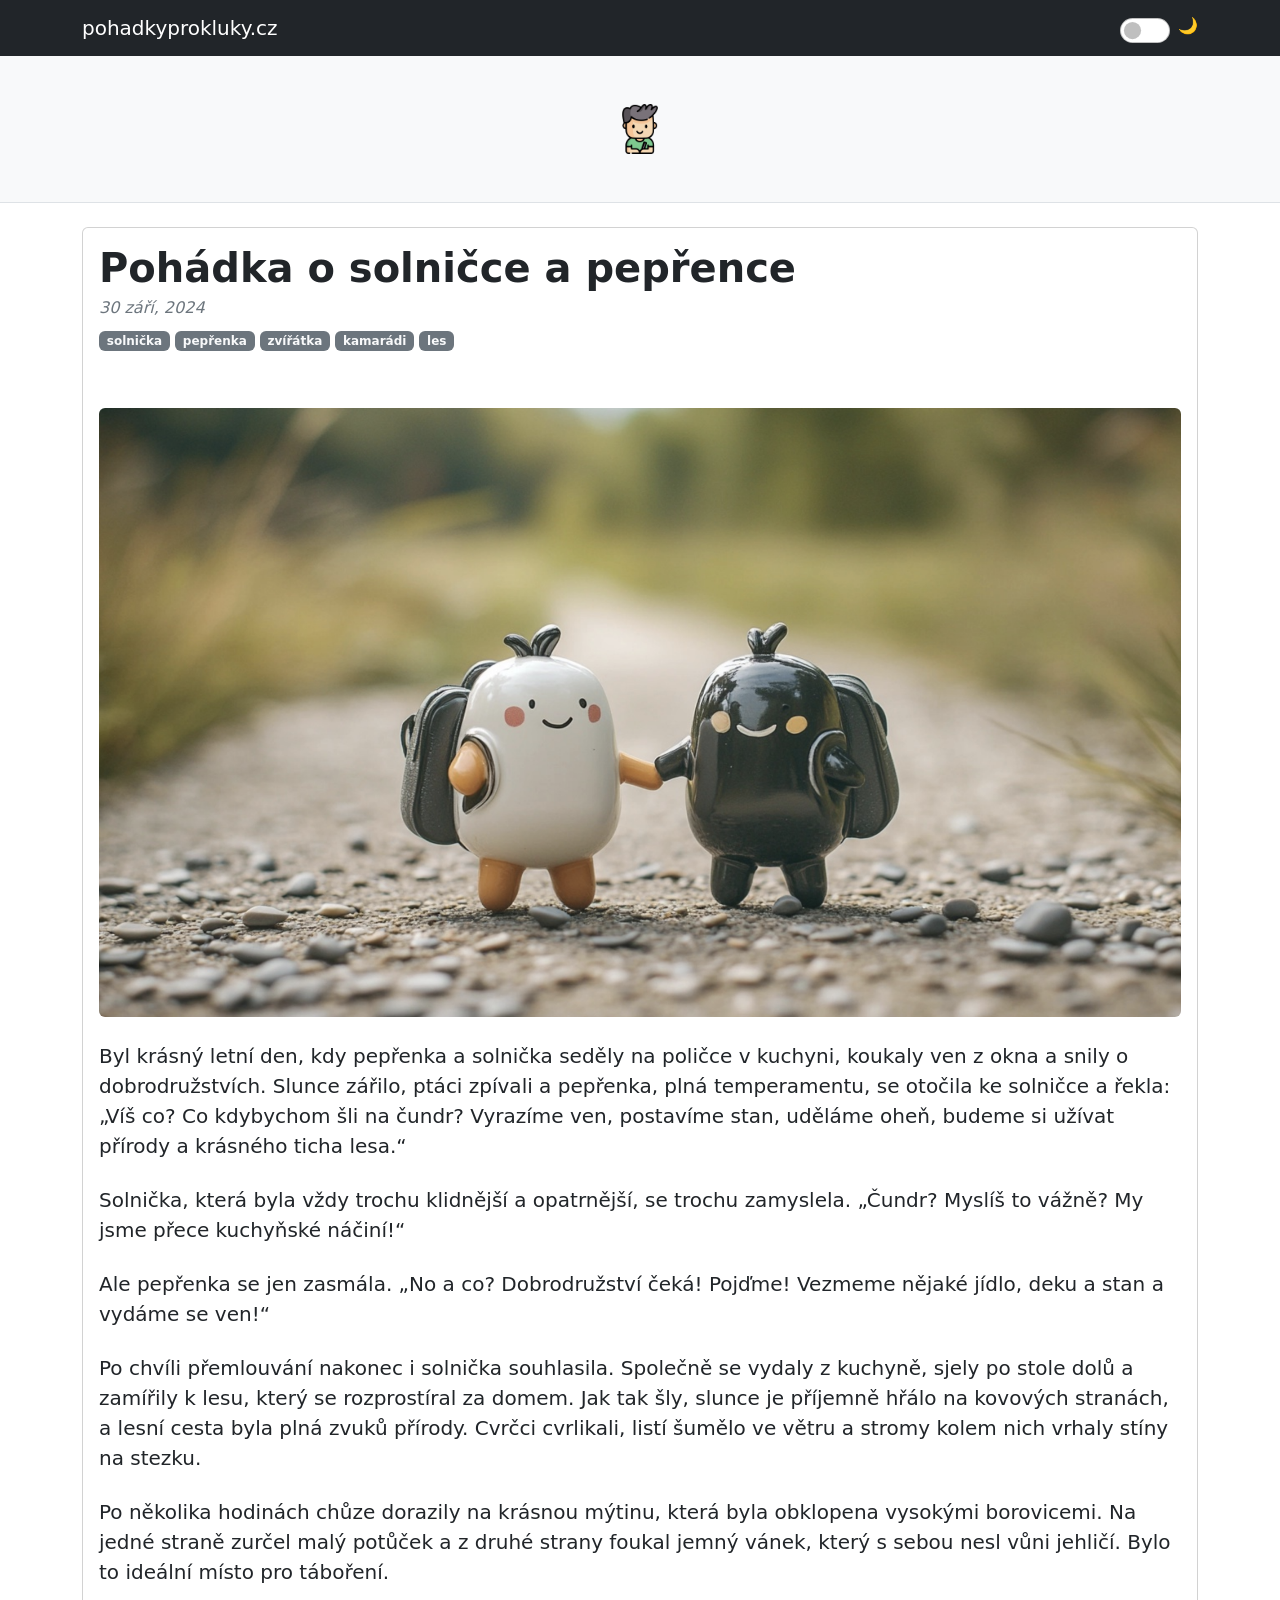
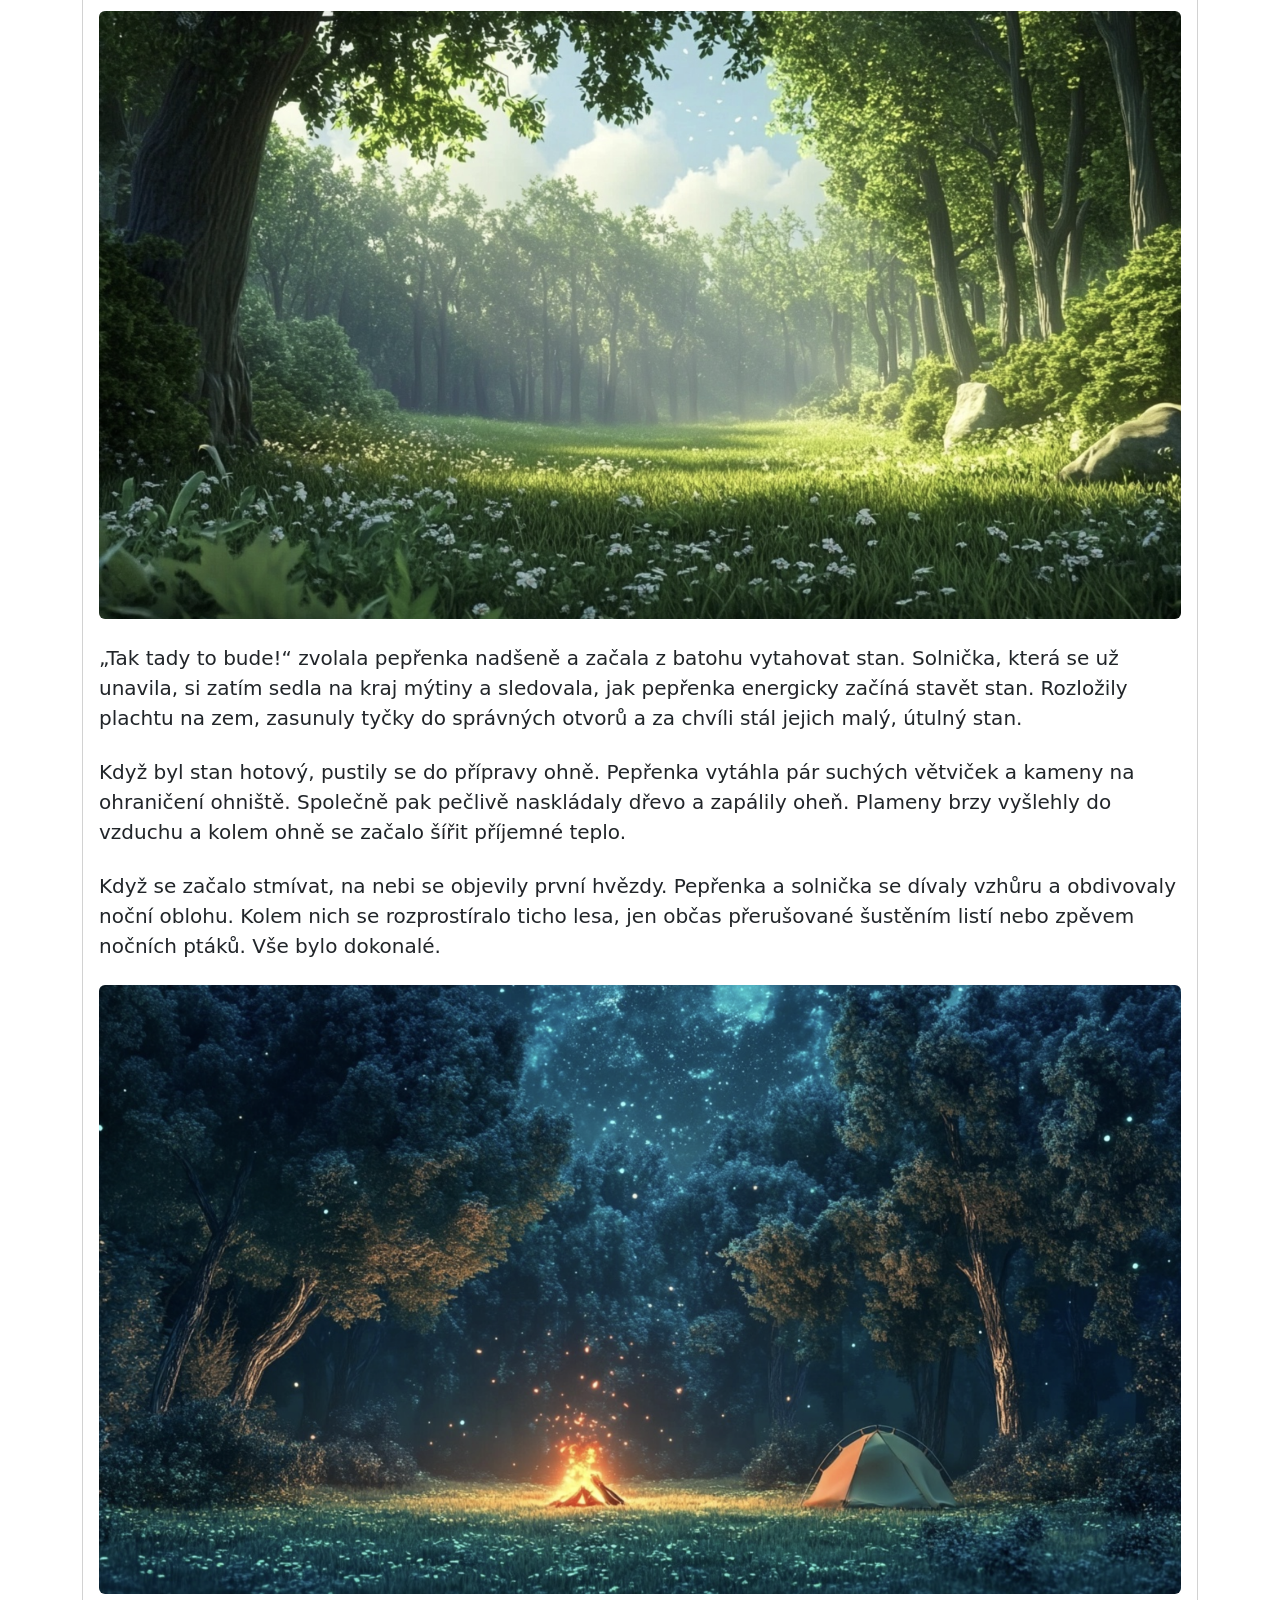
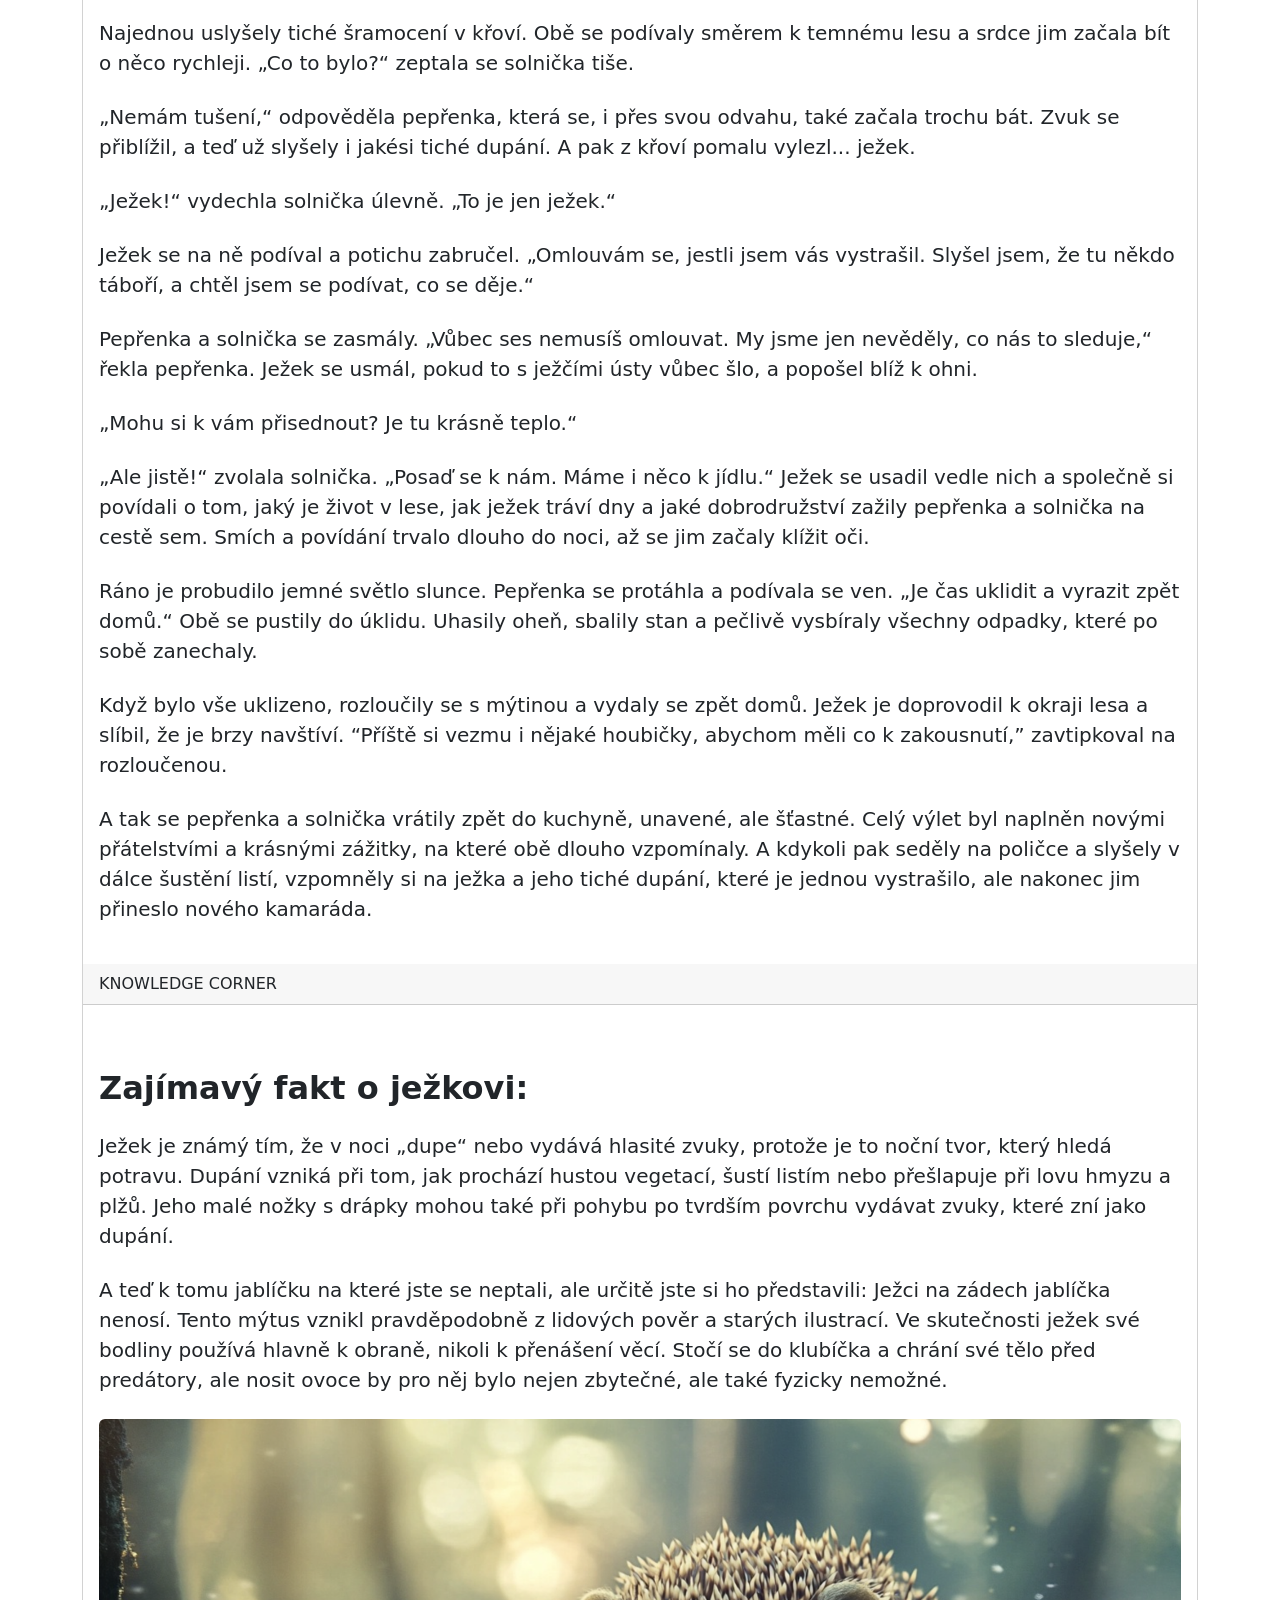
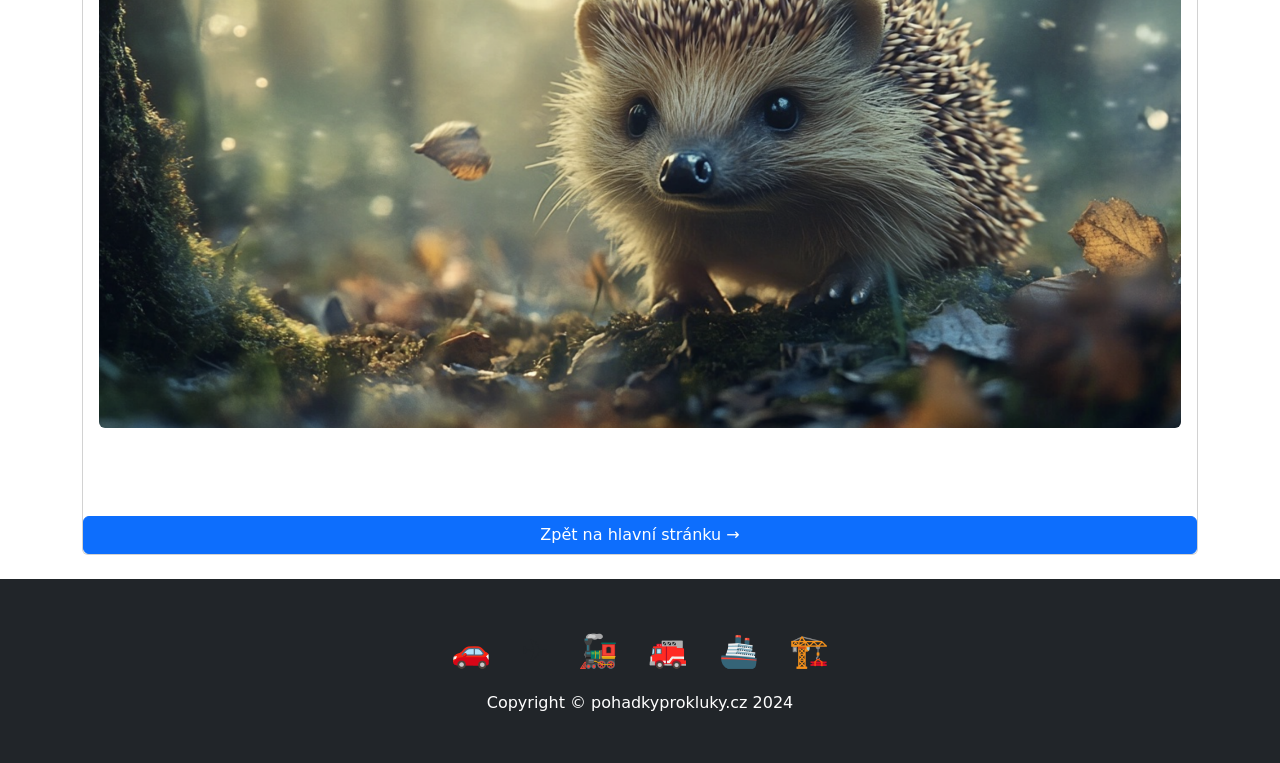
<file: pohadka-o-peprence-a-solnicce-cundr.html>
<!DOCTYPE html>
<html lang="cs-CZ">
    <head>
        <meta charset="utf-8" />
        <meta name="viewport" content="width=device-width, initial-scale=1, shrink-to-fit=no" />
        <meta name="description" content="Pohádka o solničce a pepřence, které vyrazí na dobrodružný výlet pod stan a najdou nového kamaráda ježka. Český příběh na dobrou noc o přátelství a objevování přírody." />
        <meta name="keywords" content="pohádka solnička pepřenka, výlet, stan, ježek, přátelství, pohádky na dobrou noc, české pohádky pro kluky, příroda" />
        <meta name="author" content="Roman Emphonic" />
        <meta name="robots" content="index, follow" />
        <meta name="language" content="cs-CZ" />
        <title>Pohádka o solničce a pepřence - Dobrodružný výlet | Pohádky pro kluky</title>
        
        <!-- Open Graph Meta Tags -->
        <meta property="og:title" content="Pohádka o solničce a pepřence - Dobrodružný výlet" />
        <meta property="og:description" content="Solnička a pepřenka vyrazí na dobrodružný výlet pod stan a najdou nového kamaráda ježka" />
        <meta property="og:type" content="article" />
        <meta property="og:url" content="https://pohadkyprokluky.cz/pohadka-o-peprence-a-solnicce-cundr.html" />
        <meta property="og:image" content="https://pohadkyprokluky.cz/assets/solnicky-main.png" />
        <meta property="og:locale" content="cs_CZ" />
        <meta property="og:site_name" content="Pohádky pro kluky" />
        <meta property="article:author" content="Roman Emphonic" />
        <meta property="article:published_time" content="2024-09-30" />
        <meta property="article:section" content="Pohádky" />
        <meta property="article:tag" content="solnička" />
        <meta property="article:tag" content="pepřenka" />
        <meta property="article:tag" content="ježek" />
        
        <!-- Twitter Card Meta Tags -->
        <meta name="twitter:card" content="summary_large_image" />
        <meta name="twitter:title" content="Pohádka o solničce a pepřence - Dobrodružný výlet" />
        <meta name="twitter:description" content="Výlet solničky a pepřenky do přírody s novým kamarádem" />
        <meta name="twitter:image" content="https://pohadkyprokluky.cz/assets/solnicky-main.png" />
        <!-- Favicon-->
        <link rel="icon" type="image/x-icon" href="assets/favicon.ico" />
        <!-- Core theme CSS (includes Bootstrap)-->
        <link href="css/styles.css" rel="stylesheet" />
        <!-- Prevent flash of white on dark mode -->
        <script>
            (function() {
                if (localStorage.getItem('darkMode') === 'enabled') {
                    document.documentElement.classList.add('dark-mode-instant');
                    if (document.readyState === 'loading') {
                        document.addEventListener('DOMContentLoaded', function() {
                            document.body.classList.add('dark-mode');
                            setTimeout(function() {
                                document.documentElement.classList.remove('dark-mode-instant');
                            }, 50);
                        });
                    } else {
                        document.body.classList.add('dark-mode');
                        setTimeout(function() {
                            document.documentElement.classList.remove('dark-mode-instant');
                        }, 50);
                    }
                }
            })();
        </script>
        
        <!-- Structured Data -->
        <script type="application/ld+json">
        {
            "@context": "https://schema.org",
            "@type": "Article",
            "headline": "Pohádka o solničce a pepřence - Dobrodružný výlet",
            "description": "Solnička a pepřenka vyrazí na dobrodružný výlet pod stan a najdou nového kamaráda ježka",
            "image": "https://pohadkyprokluky.cz/assets/solnicky-main.png",
            "author": {
                "@type": "Person",
                "name": "Roman Emphonic"
            },
            "publisher": {
                "@type": "Person",
                "name": "Roman Emphonic"
            },
            "datePublished": "2024-09-30",
            "dateModified": "2024-09-30",
            "mainEntityOfPage": {
                "@type": "WebPage",
                "@id": "https://pohadkyprokluky.cz/pohadka-o-peprence-a-solnicce-cundr.html"
            },
            "genre": "Dětská pohádka",
            "inLanguage": "cs-CZ",
            "keywords": "pohádka, solnička, pepřenka, výlet, ježek, přátelství",
            "about": [
                {
                    "@type": "Thing",
                    "name": "Kuchyňské nádobí",
                    "description": "Příběh o dobrodružství kuchyňských předmětů"
                },
                {
                    "@type": "Thing", 
                    "name": "Lesní zvířata",
                    "description": "Setkání s ježkem a poznávání přírody"
                }
            ],
            "audience": {
                "@type": "Audience",
                "audienceType": "Děti 3-10 let"
            }
        }
        </script>
    </head>
    <!-- Google tag (gtag.js) -->
    <script async src="https://www.googletagmanager.com/gtag/js?id=G-P7T6HJN109"></script>
    <script>
        window.dataLayer = window.dataLayer || [];
        function gtag(){dataLayer.push(arguments);}
        gtag('js', new Date());

        gtag('config', 'G-P7T6HJN109');
    </script>
    <body>
        <!-- End Google Tag Manager (noscript) -->
        <!-- Responsive navbar-->
        <nav class="navbar navbar-expand-lg navbar-dark bg-dark">
            <div class="container">
                <a class="navbar-brand" href="https://pohadkyprokluky.cz/">pohadkyprokluky.cz</a>
                <div class="ms-auto">
                    <div class="form-check form-switch">
                        <input class="form-check-input" type="checkbox" id="darkModeToggle" style="width: 50px; height: 25px; cursor: pointer;">
                        <label class="form-check-label text-white ms-2" for="darkModeToggle" style="cursor: pointer;">
                            <span id="darkModeIcon">🌙</span>
                        </label>
                    </div>
                </div>
            </div>
        </nav>        <!-- Page header with logo and tagline-->
        <header class="py-5 bg-light border-bottom mb-4">
            <div class="container">
                <div class="text-center">
                    <img class="img-fluid rounded" src="assets/kluk.png" style="width: 50px; height: auto;" />
                </div>
            </div>
        </header>
        <!-- Page content-->
        <div class="container">
            <div class="row">
                <!-- Blog entries-->
                <div class="col-lg-12">
                    <!-- Featured blog post-->
                    <div class="card mb-4">
                            <!-- ARTICLE-->
                            <article>
                                <!-- Post header-->
                                <header class="mb-4">
                                    <div class="card-body">
                                        <!-- Post title-->
                                        <h1 class="fw-bolder mb-1">Pohádka o solničce a pepřence</h1>
                                        <!-- Post meta content-->
                                        <div class="text-muted fst-italic mb-2">30 září, 2024</div>
                                        <!-- Post categories-->
                                        <a class="badge bg-secondary text-decoration-none link-light" href="#!">solnička</a>
                                        <a class="badge bg-secondary text-decoration-none link-light" href="#!">pepřenka</a>
                                        <a class="badge bg-secondary text-decoration-none link-light" href="#!">zvířátka</a>
                                        <a class="badge bg-secondary text-decoration-none link-light" href="#!">kamarádi</a>
                                        <a class="badge bg-secondary text-decoration-none link-light" href="#!">les</a>
                                    </div>
                                </header>

                                <!-- Post content-->
                                <section class="mb-5">
                                    <div class="card-body">

                                        <figure class="mb-4"><img class="img-fluid rounded" src="assets/solnicky-main.png" alt="solnička, pepřenka" /></figure>

                                        <p class="fs-5 mb-4">
                                            Byl krásný letní den, kdy pepřenka a solnička seděly na poličce v kuchyni, koukaly ven z okna a snily o dobrodružstvích. Slunce zářilo, ptáci zpívali a pepřenka, plná temperamentu, se otočila ke solničce a řekla: „Víš co? Co kdybychom šli na čundr? Vyrazíme ven, postavíme stan, uděláme oheň, budeme si užívat přírody a krásného ticha lesa.“
                                        </p>
                                    
                                        <p class="fs-5 mb-4">
                                            Solnička, která byla vždy trochu klidnější a opatrnější, se trochu zamyslela. „Čundr? Myslíš to vážně? My jsme přece kuchyňské náčiní!“ 
                                        </p>
                                    
                                        <p class="fs-5 mb-4">
                                            Ale pepřenka se jen zasmála. „No a co? Dobrodružství čeká! Pojďme! Vezmeme nějaké jídlo, deku a stan a vydáme se ven!“
                                        </p>
                                    
                                        <p class="fs-5 mb-4">
                                            Po chvíli přemlouvání nakonec i solnička souhlasila. Společně se vydaly z kuchyně, sjely po stole dolů a zamířily k lesu, který se rozprostíral za domem. Jak tak šly, slunce je příjemně hřálo na kovových stranách, a lesní cesta byla plná zvuků přírody. Cvrčci cvrlikali, listí šumělo ve větru a stromy kolem nich vrhaly stíny na stezku.
                                        </p>
                                    
                                        <p class="fs-5 mb-4">
                                            Po několika hodinách chůze dorazily na krásnou mýtinu, která byla obklopena vysokými borovicemi. Na jedné straně zurčel malý potůček a z druhé strany foukal jemný vánek, který s sebou nesl vůni jehličí. Bylo to ideální místo pro táboření.
                                        </p>

                                        <figure class="mb-4"><img class="img-fluid rounded" src="assets/les.png" alt="les, forest" /></figure>
                                    
                                        <p class="fs-5 mb-4">
                                            „Tak tady to bude!“ zvolala pepřenka nadšeně a začala z batohu vytahovat stan. Solnička, která se už unavila, si zatím sedla na kraj mýtiny a sledovala, jak pepřenka energicky začíná stavět stan. Rozložily plachtu na zem, zasunuly tyčky do správných otvorů a za chvíli stál jejich malý, útulný stan.
                                        </p>
                                    
                                        <p class="fs-5 mb-4">
                                            Když byl stan hotový, pustily se do přípravy ohně. Pepřenka vytáhla pár suchých větviček a kameny na ohraničení ohniště. Společně pak pečlivě naskládaly dřevo a zapálily oheň. Plameny brzy vyšlehly do vzduchu a kolem ohně se začalo šířit příjemné teplo.
                                        </p>
                                    
                                        <p class="fs-5 mb-4">
                                            Když se začalo stmívat, na nebi se objevily první hvězdy. Pepřenka a solnička se dívaly vzhůru a obdivovaly noční oblohu. Kolem nich se rozprostíralo ticho lesa, jen občas přerušované šustěním listí nebo zpěvem nočních ptáků. Vše bylo dokonalé.
                                        </p>

                                        <figure class="mb-4"><img class="img-fluid rounded" src="assets/les-noc.png" alt="les v noci" /></figure>
                                    
                                        <p class="fs-5 mb-4">
                                            Najednou uslyšely tiché šramocení v křoví. Obě se podívaly směrem k temnému lesu a srdce jim začala bít o něco rychleji. „Co to bylo?“ zeptala se solnička tiše.
                                        </p>
                                    
                                        <p class="fs-5 mb-4">
                                            „Nemám tušení,“ odpověděla pepřenka, která se, i přes svou odvahu, také začala trochu bát. Zvuk se přiblížil, a teď už slyšely i jakési tiché dupání. A pak z křoví pomalu vylezl... ježek.
                                        </p>
                                    
                                        <p class="fs-5 mb-4">
                                            „Ježek!“ vydechla solnička úlevně. „To je jen ježek.“
                                        </p>
                                    
                                        <p class="fs-5 mb-4">
                                            Ježek se na ně podíval a potichu zabručel. „Omlouvám se, jestli jsem vás vystrašil. Slyšel jsem, že tu někdo táboří, a chtěl jsem se podívat, co se děje.“
                                        </p>
                                    
                                        <p class="fs-5 mb-4">
                                            Pepřenka a solnička se zasmály. „Vůbec ses nemusíš omlouvat. My jsme jen nevěděly, co nás to sleduje,“ řekla pepřenka. Ježek se usmál, pokud to s ježčími ústy vůbec šlo, a popošel blíž k ohni.
                                        </p>
                                    
                                        <p class="fs-5 mb-4">
                                            „Mohu si k vám přisednout? Je tu krásně teplo.“
                                        </p>
                                    
                                        <p class="fs-5 mb-4">
                                            „Ale jistě!“ zvolala solnička. „Posaď se k nám. Máme i něco k jídlu.“ Ježek se usadil vedle nich a společně si povídali o tom, jaký je život v lese, jak ježek tráví dny a jaké dobrodružství zažily pepřenka a solnička na cestě sem. Smích a povídání trvalo dlouho do noci, až se jim začaly klížit oči.
                                        </p>
                                    
                                        <p class="fs-5 mb-4">
                                            Ráno je probudilo jemné světlo slunce. Pepřenka se protáhla a podívala se ven. „Je čas uklidit a vyrazit zpět domů.“ Obě se pustily do úklidu. Uhasily oheň, sbalily stan a pečlivě vysbíraly všechny odpadky, které po sobě zanechaly.
                                        </p>
                                    
                                        <p class="fs-5 mb-4">
                                            Když bylo vše uklizeno, rozloučily se s mýtinou a vydaly se zpět domů. Ježek je doprovodil k okraji lesa a slíbil, že je brzy navštíví. “Příště si vezmu i nějaké houbičky, abychom měli co k zakousnutí,” zavtipkoval na rozloučenou.
                                        </p>
                                        
                                        <p class="fs-5 mb-4">
                                            A tak se pepřenka a solnička vrátily zpět do kuchyně, unavené, ale šťastné. Celý výlet byl naplněn novými přátelstvími a krásnými zážitky, na které obě dlouho vzpomínaly. A kdykoli pak seděly na poličce a slyšely v dálce šustění listí, vzpomněly si na ježka a jeho tiché dupání, které je jednou vystrašilo, ale nakonec jim přineslo nového kamaráda.
                                        </p>
                                    </div>
                                    
                                    <div class="card-header">KNOWLEDGE CORNER</div>
                                    <div class="card-body">
                                        <h2 class="fw-bolder mb-4 mt-5">Zajímavý fakt o ježkovi:</h2>
                                        <p class="fs-5 mb-4">
                                            Ježek je známý tím, že v noci „dupe“ nebo vydává hlasité zvuky, protože je to noční tvor, který hledá potravu. Dupání vzniká při tom, jak prochází hustou vegetací, šustí listím nebo přešlapuje při lovu hmyzu a plžů. Jeho malé nožky s drápky mohou také při pohybu po tvrdším povrchu vydávat zvuky, které zní jako dupání.
                                        </p>
                                        <p class="fs-5 mb-4">
                                            A teď k tomu jablíčku na které jste se neptali, ale určitě jste si ho představili: Ježci na zádech jablíčka nenosí. Tento mýtus vznikl pravděpodobně z lidových pověr a starých ilustrací. Ve skutečnosti ježek své bodliny používá hlavně k obraně, nikoli k přenášení věcí. Stočí se do klubíčka a chrání své tělo před predátory, ale nosit ovoce by pro něj bylo nejen zbytečné, ale také fyzicky nemožné.
                                        </p>
                                        <figure class="mb-4"><img class="img-fluid rounded" src="assets/jezecek.png" alt="ježek" /></figure>
                                    </div>

                                </section>
                            </article>

                            <a class="btn btn-primary" href="index.html">Zpět na hlavní stránku →</a>
                        </div>
                    </div>
                </div>
        </div>
        <!-- Footer-->
        <footer class="py-5 bg-dark">
            <div class="container">
                <div class="text-center">
                    <div class="footer-vehicles mb-3">
                        <span style="--delay: 0">🚗</span>
                        <span style="--delay: 1">✈️</span>
                        <span style="--delay: 2">🚂</span>
                        <span style="--delay: 3">🚒</span>
                        <span style="--delay: 4">🚢</span>
                        <span style="--delay: 5">🏗️</span>
                    </div>
                    <p class="m-0 text-center text-white">Copyright &copy; pohadkyprokluky.cz 2024</p>
                </div>
            </div>
        </footer>        <script src="https://cdn.jsdelivr.net/npm/bootstrap@5.2.3/dist/js/bootstrap.bundle.min.js"></script>
        <!-- Core theme JS-->
        <script src="js/scripts.js"></script>
    </body>
</html>
</file>
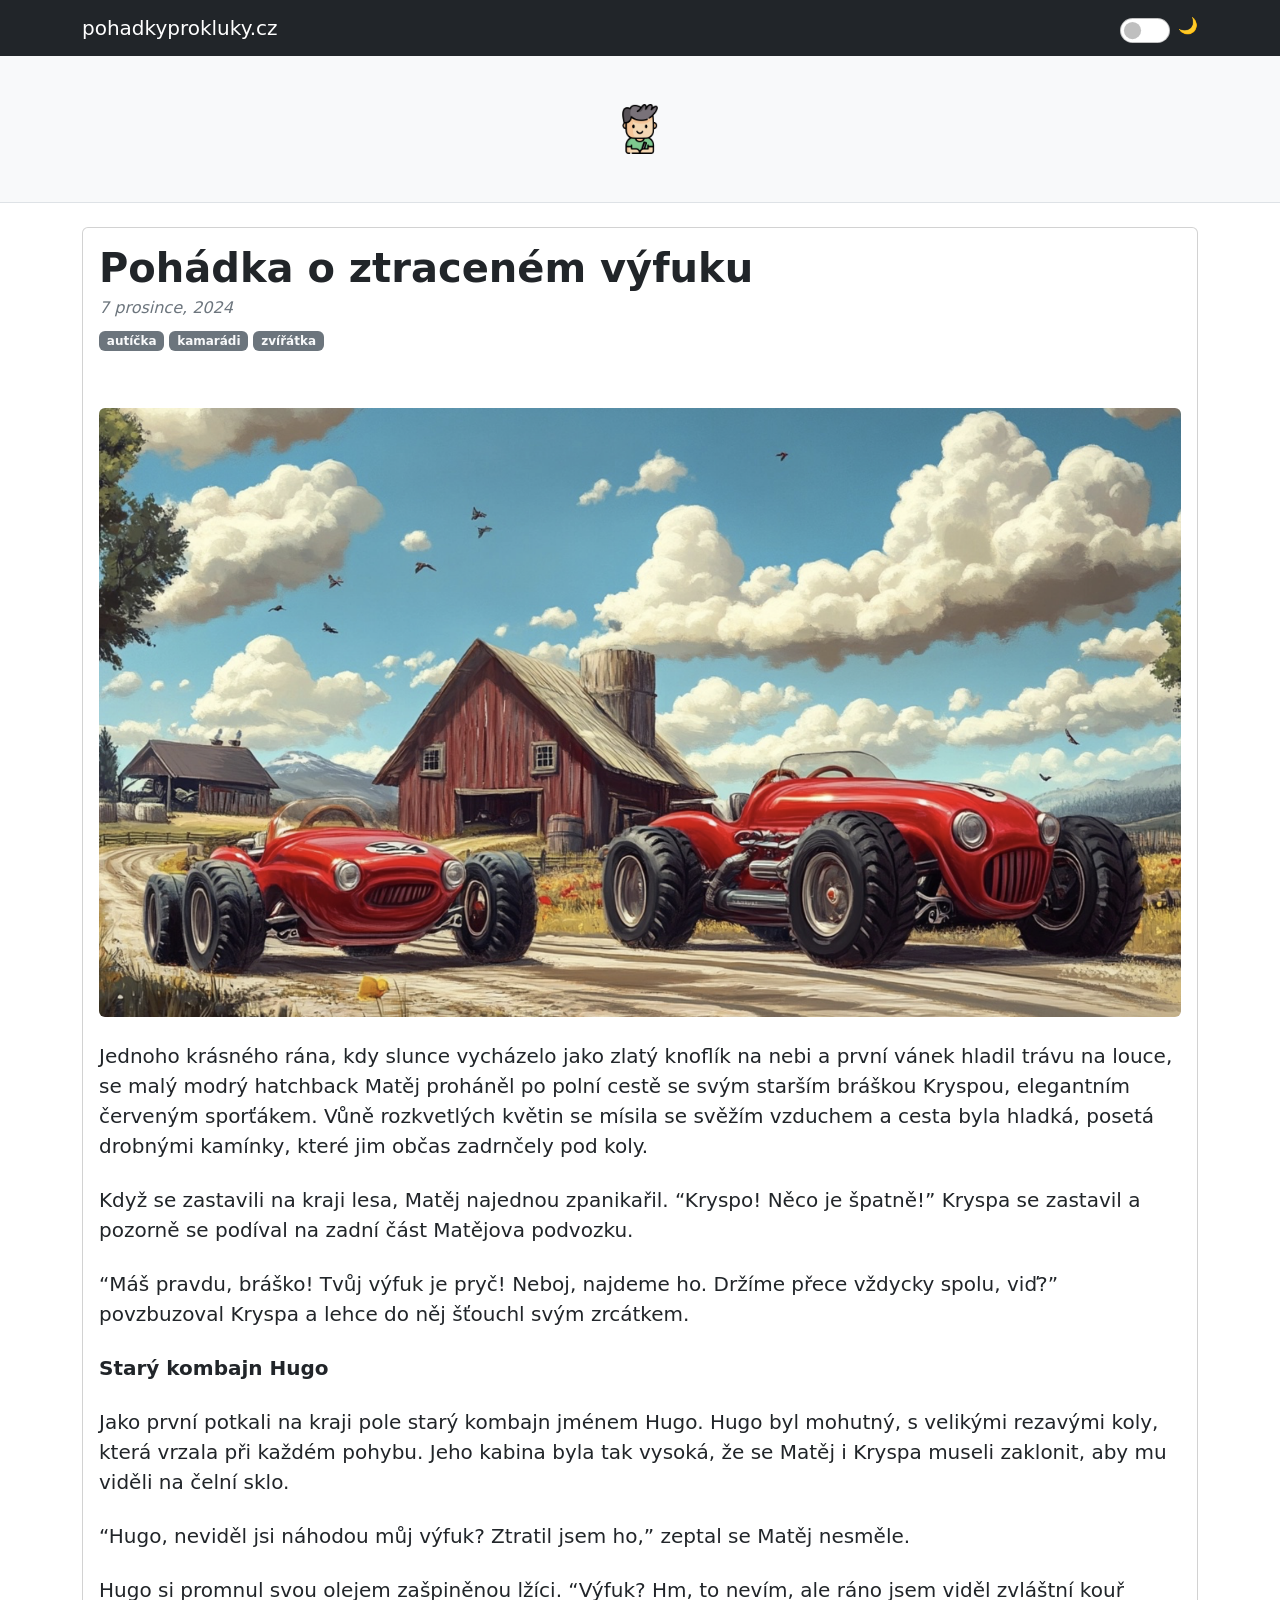
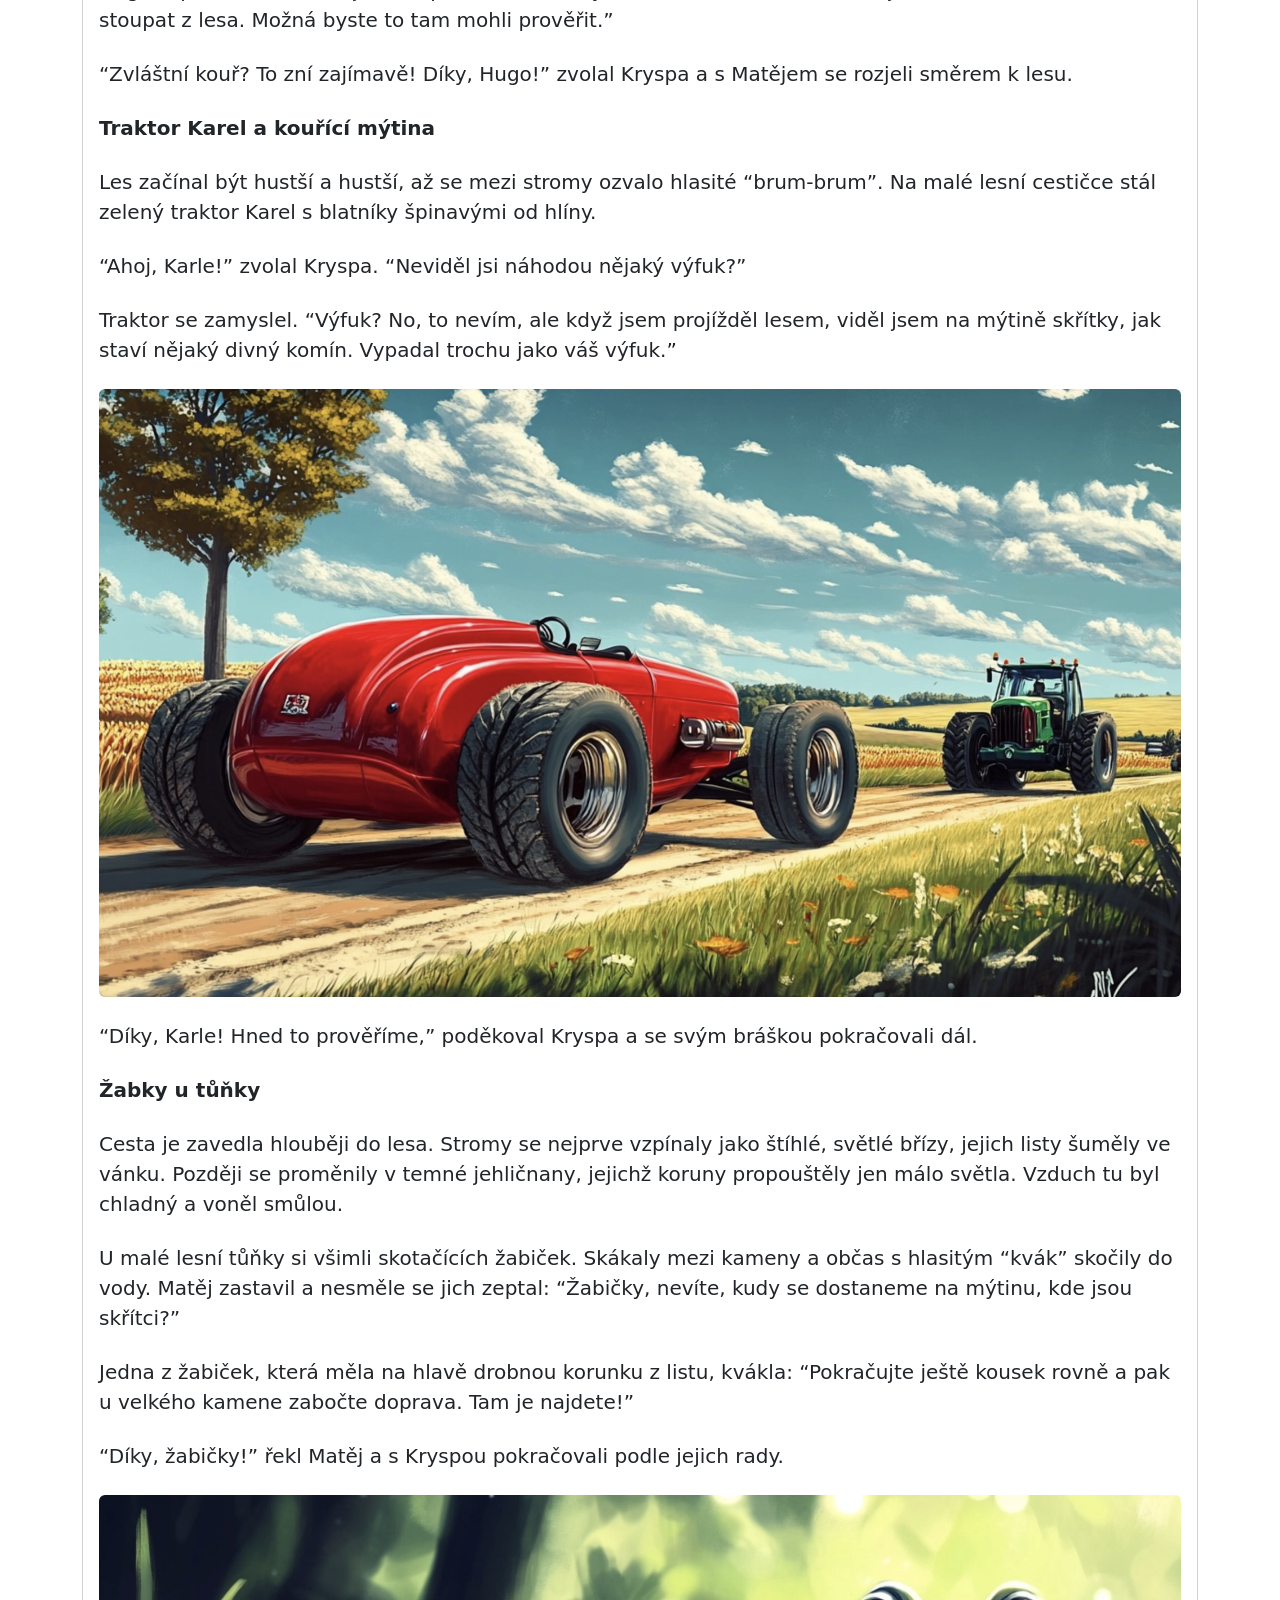
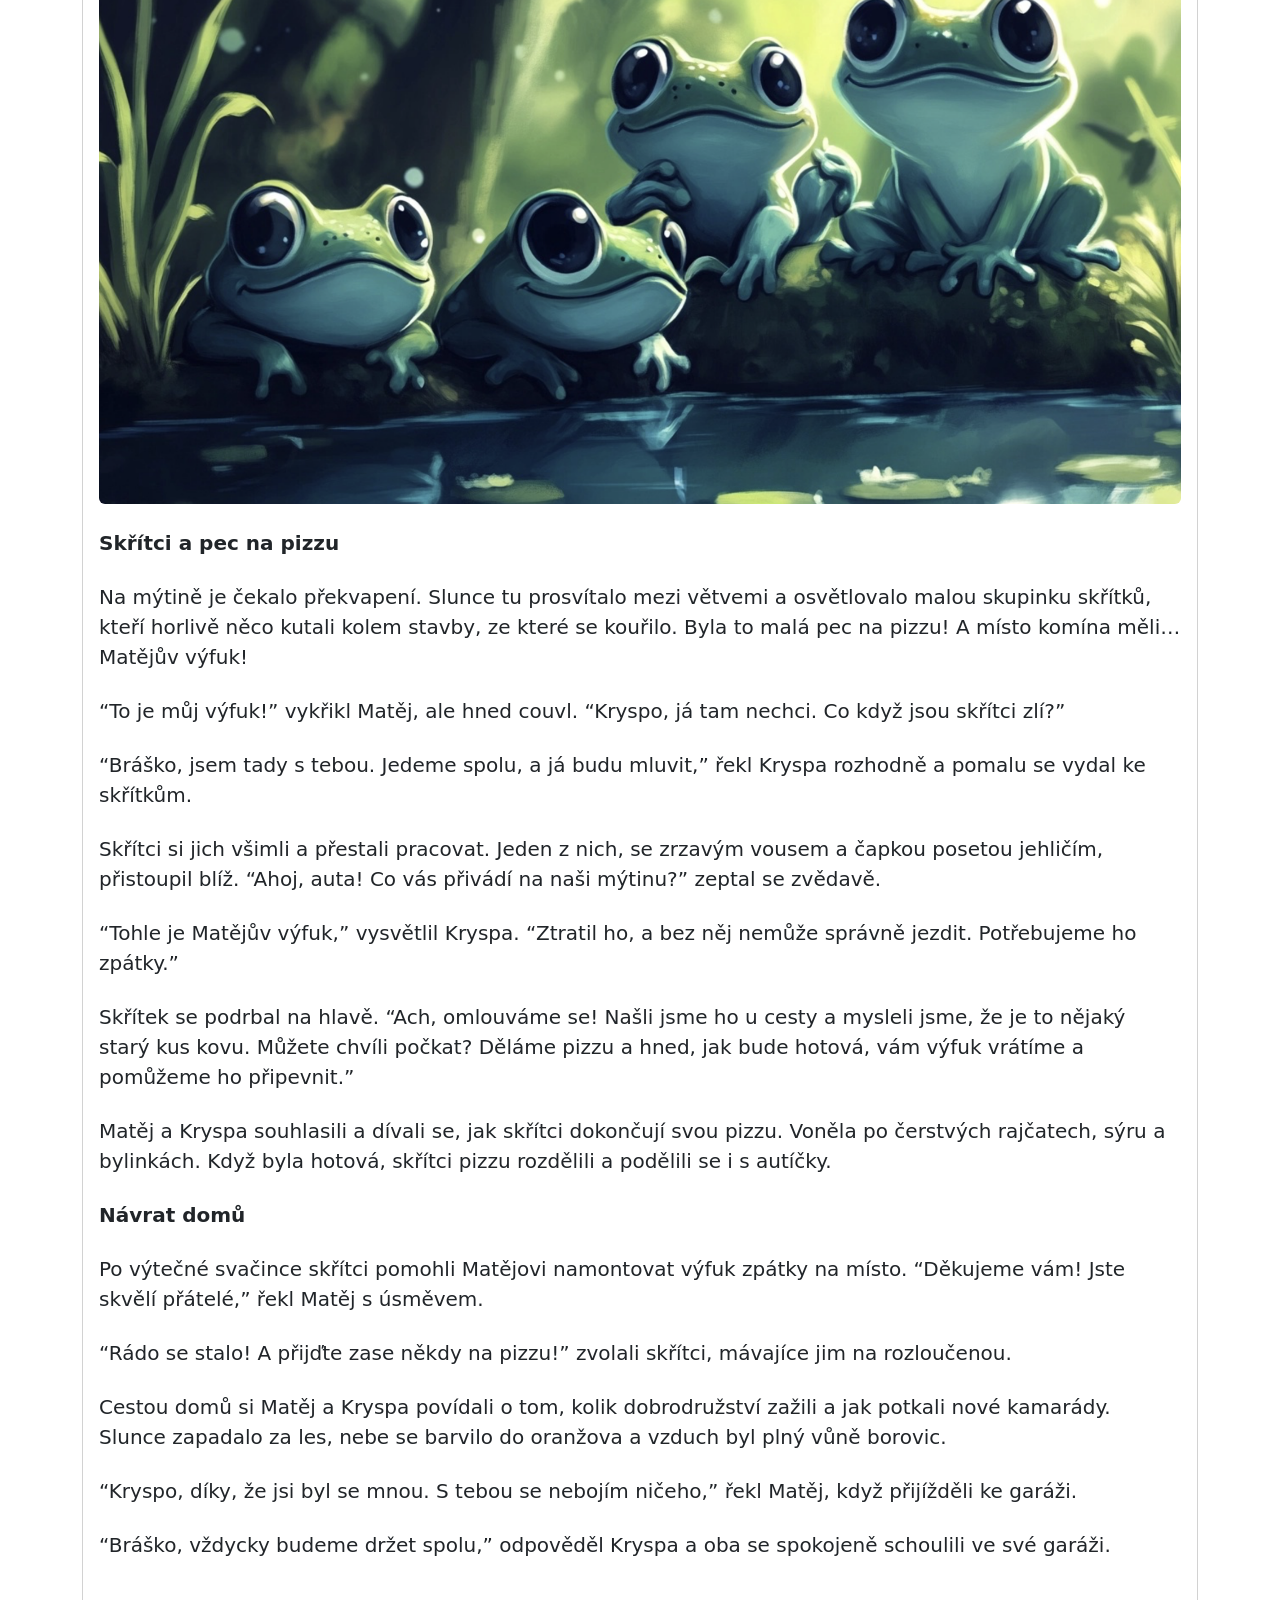
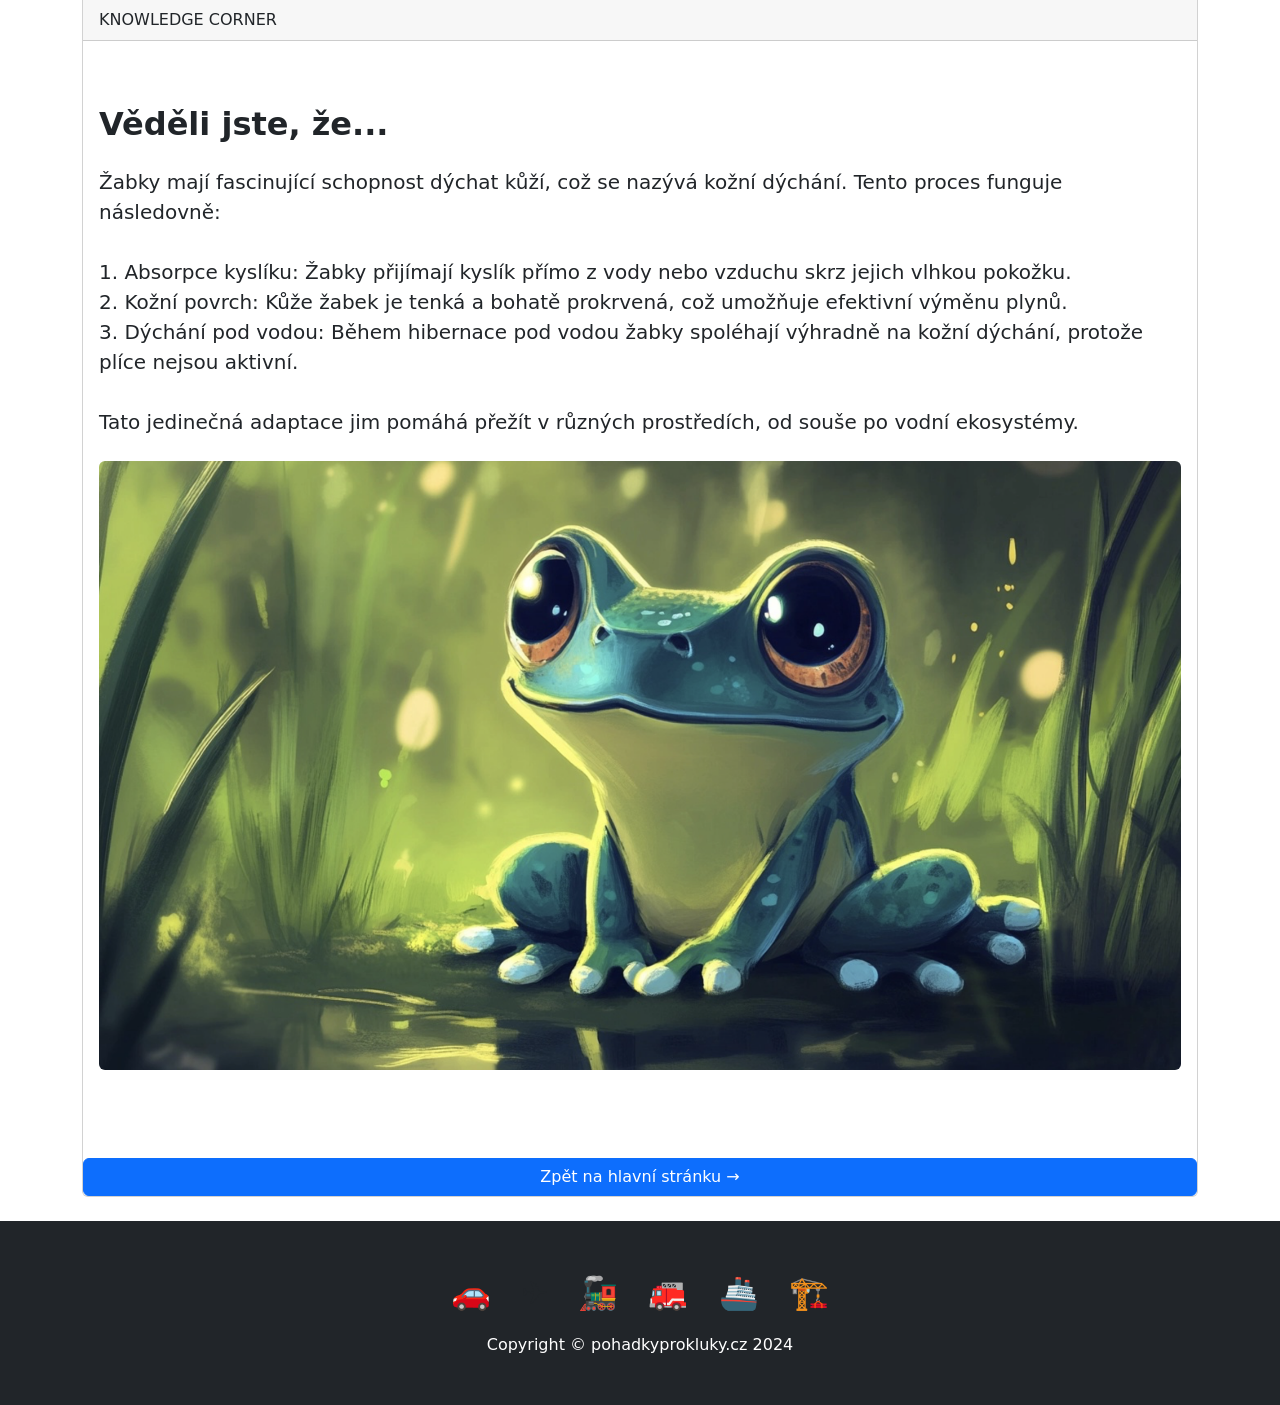
<file: pohadka-o-ztracenem-vyfuku.html>
<!DOCTYPE html>
<html lang="cs-CZ">
    <head>
        <meta charset="utf-8" />
        <meta name="viewport" content="width=device-width, initial-scale=1, shrink-to-fit=no" />
        <meta name="description" content="Pohádka o ztraceném výfuku - příběh o přátelství a vzájemné pomoci mezi autíčky. Český příběh na dobrou noc o tom, jak si kamarádi pomáhají v nesnázích." />
        <meta name="keywords" content="pohádka výfuk, autíčka, přátelství, pomoc, oprava, pohádky na dobrou noc, české pohádky pro kluky, vzájemná pomoc" />
        <meta name="author" content="Roman Emphonic" />
        <meta name="robots" content="index, follow" />
        <meta name="language" content="cs-CZ" />
        <title>Pohádka o ztraceném výfuku - Přátelství a pomoc | Pohádky pro kluky</title>
        
        <!-- Open Graph Meta Tags -->
        <meta property="og:title" content="Pohádka o ztraceném výfuku - Přátelství a pomoc" />
        <meta property="og:description" content="Příběh o přátelství a vzájemné pomoci mezi autíčky při hledání ztraceného výfuku" />
        <meta property="og:type" content="article" />
        <meta property="og:url" content="https://pohadkyprokluky.cz/pohadka-o-ztracenem-vyfuku.html" />
        <meta property="og:image" content="https://pohadkyprokluky.cz/assets/auticka-vyfuk.png" />
        <meta property="og:locale" content="cs_CZ" />
        <meta property="og:site_name" content="Pohádky pro kluky" />
        <meta property="article:author" content="Roman Emphonic" />
        <meta property="article:published_time" content="2024-12-12" />
        <meta property="article:section" content="Pohádky" />
        <meta property="article:tag" content="výfuk" />
        <meta property="article:tag" content="autíčka" />
        <meta property="article:tag" content="pomoc" />
        
        <!-- Twitter Card Meta Tags -->
        <meta name="twitter:card" content="summary_large_image" />
        <meta name="twitter:title" content="Pohádka o ztraceném výfuku - Přátelství a pomoc" />
        <meta name="twitter:description" content="Autíčka si pomáhají při hledání ztraceného výfuku" />
        <meta name="twitter:image" content="https://pohadkyprokluky.cz/assets/auticka-vyfuk.png" />
        <!-- Favicon-->
        <link rel="icon" type="image/x-icon" href="assets/favicon.ico" />
        <!-- Core theme CSS (includes Bootstrap)-->
        <link href="css/styles.css" rel="stylesheet" />
        <!-- Prevent flash of white on dark mode -->
        <script>
            (function() {
                if (localStorage.getItem('darkMode') === 'enabled') {
                    document.documentElement.classList.add('dark-mode-instant');
                    if (document.readyState === 'loading') {
                        document.addEventListener('DOMContentLoaded', function() {
                            document.body.classList.add('dark-mode');
                            setTimeout(function() {
                                document.documentElement.classList.remove('dark-mode-instant');
                            }, 50);
                        });
                    } else {
                        document.body.classList.add('dark-mode');
                        setTimeout(function() {
                            document.documentElement.classList.remove('dark-mode-instant');
                        }, 50);
                    }
                }
            })();
        </script>
        
        <!-- Structured Data -->
        <script type="application/ld+json">
        {
            "@context": "https://schema.org",
            "@type": "Article",
            "headline": "Pohádka o ztraceném výfuku - Přátelství a pomoc",
            "description": "Příběh o přátelství a vzájemné pomoci mezi autíčky při hledání ztraceného výfuku",
            "image": "https://pohadkyprokluky.cz/assets/auticka-vyfuk.png",
            "author": {
                "@type": "Person",
                "name": "Roman Emphonic"
            },
            "publisher": {
                "@type": "Person",
                "name": "Roman Emphonic"
            },
            "datePublished": "2024-12-12",
            "dateModified": "2024-12-12",
            "mainEntityOfPage": {
                "@type": "WebPage",
                "@id": "https://pohadkyprokluky.cz/pohadka-o-ztracenem-vyfuku.html"
            },
            "genre": "Dětská pohádka",
            "inLanguage": "cs-CZ",
            "keywords": "pohádka, výfuk, autíčka, přátelství, pomoc, oprava",
            "about": [
                {
                    "@type": "Thing",
                    "name": "Autíčka a jejich části",
                    "description": "Příběh o autíčkách a jejich mechanických částech"
                },
                {
                    "@type": "Thing", 
                    "name": "Vzájemná pomoc",
                    "description": "Jak si kamarádi pomáhají v těžkých chvílích"
                }
            ],
            "audience": {
                "@type": "Audience",
                "audienceType": "Děti 3-10 let"
            }
        }
        </script>
    </head>
    <!-- Google tag (gtag.js) -->
    <script async src="https://www.googletagmanager.com/gtag/js?id=G-P7T6HJN109"></script>
    <script>
        window.dataLayer = window.dataLayer || [];
        function gtag(){dataLayer.push(arguments);}
        gtag('js', new Date());

        gtag('config', 'G-P7T6HJN109');
    </script>
    <body>
        <!-- End Google Tag Manager (noscript) -->
        <!-- Responsive navbar-->
        <nav class="navbar navbar-expand-lg navbar-dark bg-dark">
            <div class="container">
                <a class="navbar-brand" href="https://pohadkyprokluky.cz/">pohadkyprokluky.cz</a>
                <div class="ms-auto">
                    <div class="form-check form-switch">
                        <input class="form-check-input" type="checkbox" id="darkModeToggle" style="width: 50px; height: 25px; cursor: pointer;">
                        <label class="form-check-label text-white ms-2" for="darkModeToggle" style="cursor: pointer;">
                            <span id="darkModeIcon">🌙</span>
                        </label>
                    </div>
                </div>
            </div>
        </nav>        <!-- Page header with logo and tagline-->
        <header class="py-5 bg-light border-bottom mb-4">
            <div class="container">
                <div class="text-center">
                    <img class="img-fluid rounded" src="assets/kluk.png" style="width: 50px; height: auto;" />
                </div>
            </div>
        </header>
        <!-- Page content-->
        <div class="container">
            <div class="row">
                <!-- Blog entries-->
                <div class="col-lg-12">
                    <!-- Featured blog post-->
                    <div class="card mb-4">
                            <!-- ARTICLE-->
                            <article>
                                <!-- Post header-->
                                <header class="mb-4">
                                    <div class="card-body">
                                        <!-- Post title-->
                                        <h1 class="fw-bolder mb-1">Pohádka o ztraceném výfuku</h1>
                                        <!-- Post meta content-->
                                        <div class="text-muted fst-italic mb-2">7 prosince, 2024</div>
                                        <!-- Post categories-->
                                        <a class="badge bg-secondary text-decoration-none link-light" href="#!">autíčka</a>
                                        <a class="badge bg-secondary text-decoration-none link-light" href="#!">kamarádi</a>
                                        <a class="badge bg-secondary text-decoration-none link-light" href="#!">zvířátka</a>
                                    </div>
                                </header>

                                <!-- Post content-->
                                <section class="mb-5">
                                    <div class="card-body">

                                        <!-- Preview image figure-->
                                        <figure class="mb-4"><img class="img-fluid rounded" src="assets/auticka-vyfuk.png" alt="Pohadka o ztraceném výfuku" /></figure>
                                        
                                        <p class="fs-5 mb-4">
                                            Jednoho krásného rána, kdy slunce vycházelo jako zlatý knoflík na nebi a první vánek hladil trávu na louce, se malý modrý hatchback Matěj proháněl po polní cestě se svým starším bráškou Kryspou, elegantním červeným sporťákem. Vůně rozkvetlých květin se mísila se svěžím vzduchem a cesta byla hladká, posetá drobnými kamínky, které jim občas zadrnčely pod koly.
                                        </p>

                                        <p class="fs-5 mb-4">
                                            Když se zastavili na kraji lesa, Matěj najednou zpanikařil. “Kryspo! Něco je špatně!” Kryspa se zastavil a pozorně se podíval na zadní část Matějova podvozku.
                                        </p>

                                        <p class="fs-5 mb-4">
                                            “Máš pravdu, bráško! Tvůj výfuk je pryč! Neboj, najdeme ho. Držíme přece vždycky spolu, viď?” povzbuzoval Kryspa a lehce do něj šťouchl svým zrcátkem.
                                        </p>

                                        <p class="fs-5 mb-4">
                                            <b>Starý kombajn Hugo</b>
                                        </p>
                                        <p class="fs-5 mb-4">
                                            Jako první potkali na kraji pole starý kombajn jménem Hugo. Hugo byl mohutný, s velikými rezavými koly, která vrzala při každém pohybu. Jeho kabina byla tak vysoká, že se Matěj i Kryspa museli zaklonit, aby mu viděli na čelní sklo.
                                        </p>

                                        <p class="fs-5 mb-4">
                                            “Hugo, neviděl jsi náhodou můj výfuk? Ztratil jsem ho,” zeptal se Matěj nesměle.
                                        </p>

                                        <p class="fs-5 mb-4">
                                            Hugo si promnul svou olejem zašpiněnou lžíci. “Výfuk? Hm, to nevím, ale ráno jsem viděl zvláštní kouř stoupat z lesa. Možná byste to tam mohli prověřit.”
                                        </p>

                                        <p class="fs-5 mb-4">
                                            “Zvláštní kouř? To zní zajímavě! Díky, Hugo!” zvolal Kryspa a s Matějem se rozjeli směrem k lesu.
                                        </p>

                                        <p class="fs-5 mb-4">
                                            <b>Traktor Karel a kouřící mýtina</b>
                                        </p>
                                        <p class="fs-5 mb-4">
                                            Les začínal být hustší a hustší, až se mezi stromy ozvalo hlasité “brum-brum”. Na malé lesní cestičce stál zelený traktor Karel s blatníky špinavými od hlíny.
                                        </p>

                                        <p class="fs-5 mb-4">
                                            “Ahoj, Karle!” zvolal Kryspa. “Neviděl jsi náhodou nějaký výfuk?”
                                        </p>

                                        <p class="fs-5 mb-4">
                                            Traktor se zamyslel. “Výfuk? No, to nevím, ale když jsem projížděl lesem, viděl jsem na mýtině skřítky, jak staví nějaký divný komín. Vypadal trochu jako váš výfuk.”
                                        </p>

                                        <figure class="mb-4"><img class="img-fluid rounded" src="assets/auticko-a-traktor.png" alt="auticko-a-traktor" /></figure>

                                        <p class="fs-5 mb-4">
                                            “Díky, Karle! Hned to prověříme,” poděkoval Kryspa a se svým bráškou pokračovali dál.
                                        </p>

                                        <p class="fs-5 mb-4">
                                            <b>Žabky u tůňky</b>
                                        </p>
                                        <p class="fs-5 mb-4">
                                            Cesta je zavedla hlouběji do lesa. Stromy se nejprve vzpínaly jako štíhlé, světlé břízy, jejich listy šuměly ve vánku. Později se proměnily v temné jehličnany, jejichž koruny propouštěly jen málo světla. Vzduch tu byl chladný a voněl smůlou.
                                        </p>

                                        <p class="fs-5 mb-4">
                                            U malé lesní tůňky si všimli skotačících žabiček. Skákaly mezi kameny a občas s hlasitým “kvák” skočily do vody. Matěj zastavil a nesměle se jich zeptal: “Žabičky, nevíte, kudy se dostaneme na mýtinu, kde jsou skřítci?”
                                        </p>

                                        <p class="fs-5 mb-4">
                                            Jedna z žabiček, která měla na hlavě drobnou korunku z listu, kvákla: “Pokračujte ještě kousek rovně a pak u velkého kamene zabočte doprava. Tam je najdete!”
                                        </p>

                                        <p class="fs-5 mb-4">
                                            “Díky, žabičky!” řekl Matěj a s Kryspou pokračovali podle jejich rady.
                                        </p>

                                        <figure class="mb-4"><img class="img-fluid rounded" src="assets/zabicky-v-lese.png" alt="zabicky-v-lese" /></figure>

                                        <p class="fs-5 mb-4">
                                            <b>Skřítci a pec na pizzu</b>
                                        </p>
                                        <p class="fs-5 mb-4">
                                            Na mýtině je čekalo překvapení. Slunce tu prosvítalo mezi větvemi a osvětlovalo malou skupinku skřítků, kteří horlivě něco kutali kolem stavby, ze které se kouřilo. Byla to malá pec na pizzu! A místo komína měli… Matějův výfuk!
                                        </p>

                                        <p class="fs-5 mb-4">
                                            “To je můj výfuk!” vykřikl Matěj, ale hned couvl. “Kryspo, já tam nechci. Co když jsou skřítci zlí?”
                                        </p>

                                        <p class="fs-5 mb-4">
                                            “Bráško, jsem tady s tebou. Jedeme spolu, a já budu mluvit,” řekl Kryspa rozhodně a pomalu se vydal ke skřítkům.
                                        </p>

                                        <p class="fs-5 mb-4">
                                            Skřítci si jich všimli a přestali pracovat. Jeden z nich, se zrzavým vousem a čapkou posetou jehličím, přistoupil blíž. “Ahoj, auta! Co vás přivádí na naši mýtinu?” zeptal se zvědavě.
                                        </p>

                                        <p class="fs-5 mb-4">
                                            “Tohle je Matějův výfuk,” vysvětlil Kryspa. “Ztratil ho, a bez něj nemůže správně jezdit. Potřebujeme ho zpátky.”
                                        </p>

                                        <p class="fs-5 mb-4">
                                            Skřítek se podrbal na hlavě. “Ach, omlouváme se! Našli jsme ho u cesty a mysleli jsme, že je to nějaký starý kus kovu. Můžete chvíli počkat? Děláme pizzu a hned, jak bude hotová, vám výfuk vrátíme a pomůžeme ho připevnit.”
                                        </p>

                                        <p class="fs-5 mb-4">
                                            Matěj a Kryspa souhlasili a dívali se, jak skřítci dokončují svou pizzu. Voněla po čerstvých rajčatech, sýru a bylinkách. Když byla hotová, skřítci pizzu rozdělili a podělili se i s autíčky.
                                        </p>

                                        <p class="fs-5 mb-4">
                                            <b>Návrat domů</b>
                                        </p>
                                        <p class="fs-5 mb-4">
                                            Po výtečné svačince skřítci pomohli Matějovi namontovat výfuk zpátky na místo. “Děkujeme vám! Jste skvělí přátelé,” řekl Matěj s úsměvem.
                                        </p>

                                        <p class="fs-5 mb-4">
                                            “Rádo se stalo! A přijďte zase někdy na pizzu!” zvolali skřítci, mávajíce jim na rozloučenou.
                                        </p>

                                        <p class="fs-5 mb-4">
                                            Cestou domů si Matěj a Kryspa povídali o tom, kolik dobrodružství zažili a jak potkali nové kamarády. Slunce zapadalo za les, nebe se barvilo do oranžova a vzduch byl plný vůně borovic.
                                        </p>

                                        <p class="fs-5 mb-4">
                                            “Kryspo, díky, že jsi byl se mnou. S tebou se nebojím ničeho,” řekl Matěj, když přijížděli ke garáži.
                                        </p>

                                        <p class="fs-5 mb-4">
                                            “Bráško, vždycky budeme držet spolu,” odpověděl Kryspa a oba se spokojeně schoulili ve své garáži.
                                        </p>
                                    </div>
                                    <div class="card-header">KNOWLEDGE CORNER</div>
                                    <div class="card-body">
                                        <h2 class="fw-bolder mb-4 mt-5">Věděli jste, že...</h2>
                                        <p class="fs-5 mb-4">
                                            Žabky mají fascinující schopnost dýchat kůží, což se nazývá kožní dýchání. Tento proces funguje následovně:
                                            </br></br>
                                            1.	Absorpce kyslíku: Žabky přijímají kyslík přímo z vody nebo vzduchu skrz jejich vlhkou pokožku.
                                            </br>
                                            2.	Kožní povrch: Kůže žabek je tenká a bohatě prokrvená, což umožňuje efektivní výměnu plynů.
                                            </br>
                                            3.	Dýchání pod vodou: Během hibernace pod vodou žabky spoléhají výhradně na kožní dýchání, protože plíce nejsou aktivní.
                                            </br></br>
                                            Tato jedinečná adaptace jim pomáhá přežít v různých prostředích, od souše po vodní ekosystémy.
                                        </p>

                                        <figure class="mb-4"><img class="img-fluid rounded" src="assets/zabicka.png" alt="zabicka" /></figure>

                                    </div>

                                </section>
                            </article>

                            <a class="btn btn-primary" href="index.html">Zpět na hlavní stránku →</a>
                        </div>
                    </div>
                </div>
        </div>
        <!-- Footer-->
        <footer class="py-5 bg-dark">
            <div class="container">
                <div class="text-center">
                    <div class="footer-vehicles mb-3">
                        <span style="--delay: 0">🚗</span>
                        <span style="--delay: 1">✈️</span>
                        <span style="--delay: 2">🚂</span>
                        <span style="--delay: 3">🚒</span>
                        <span style="--delay: 4">🚢</span>
                        <span style="--delay: 5">🏗️</span>
                    </div>
                    <p class="m-0 text-center text-white">Copyright &copy; pohadkyprokluky.cz 2024</p>
                </div>
            </div>
        </footer>        <script src="https://cdn.jsdelivr.net/npm/bootstrap@5.2.3/dist/js/bootstrap.bundle.min.js"></script>
        <!-- Core theme JS-->
        <script src="js/scripts.js"></script>
    </body>
</html>
</file>
